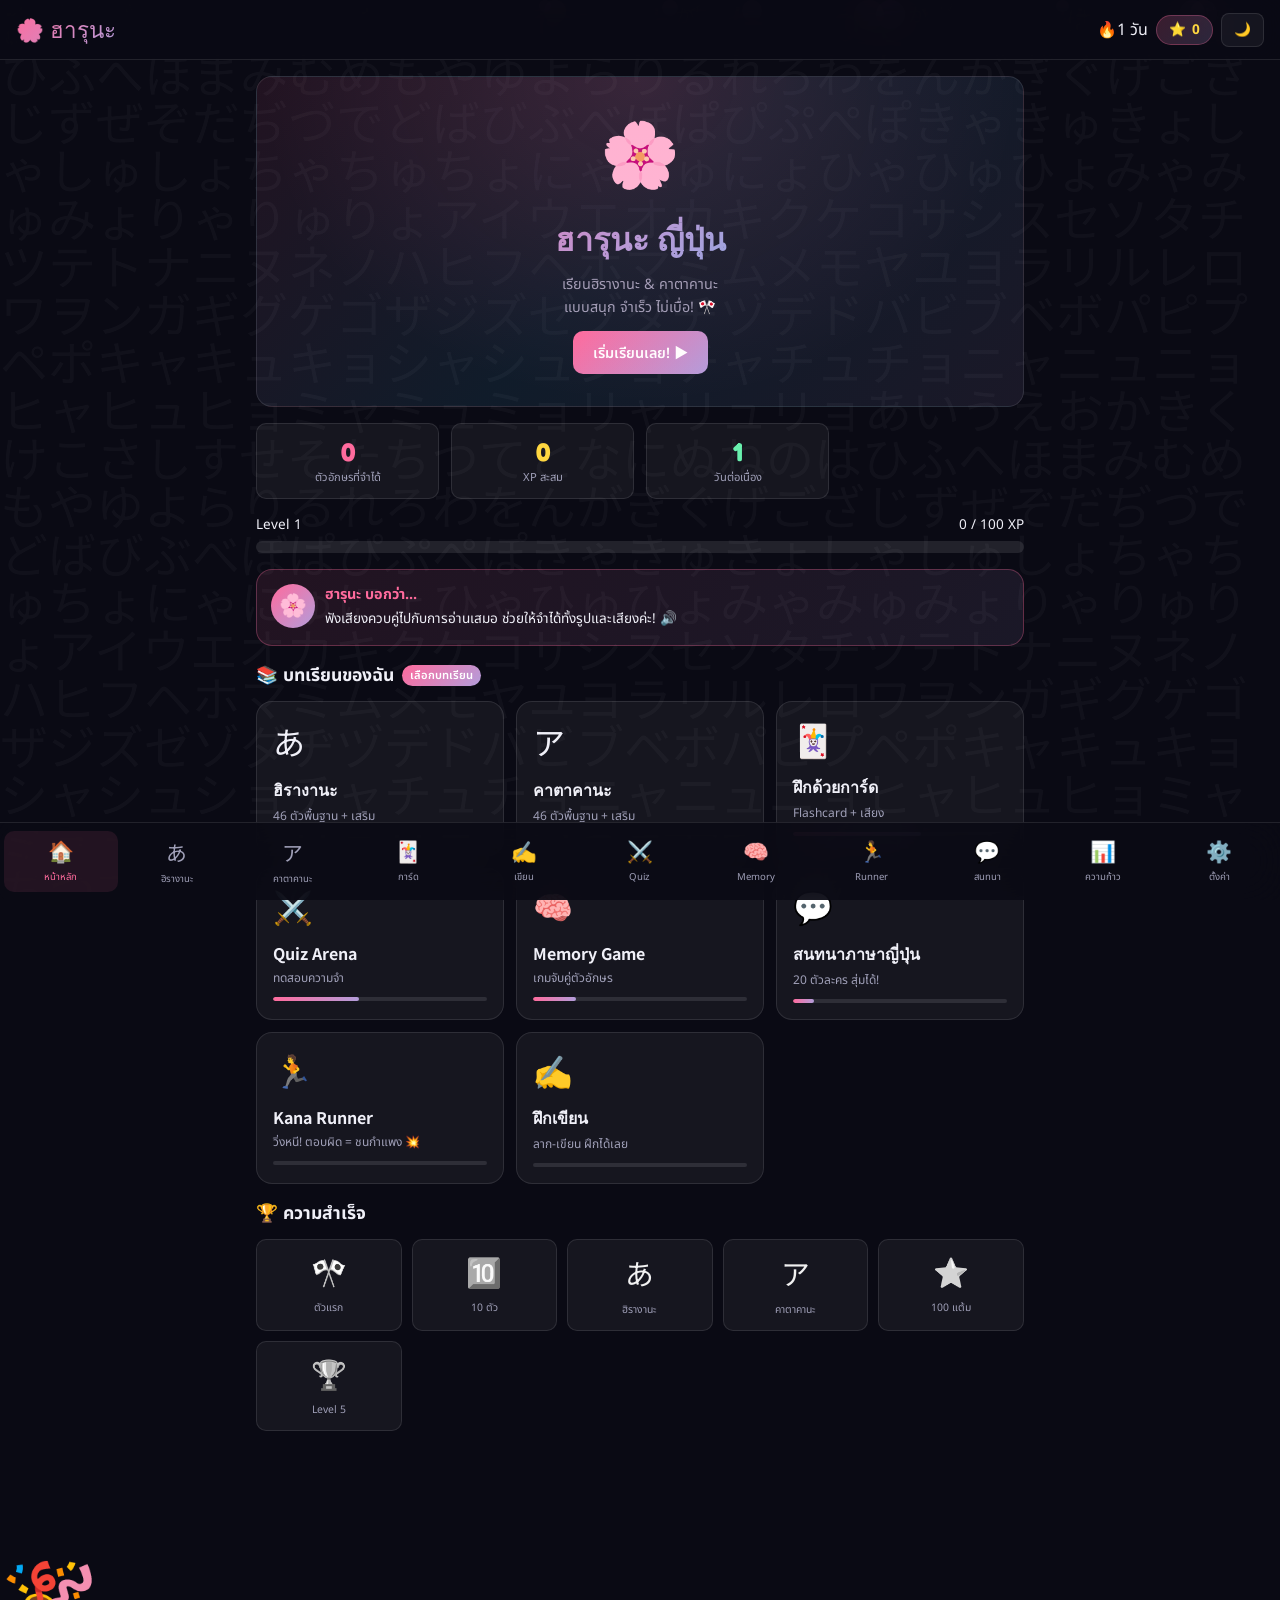
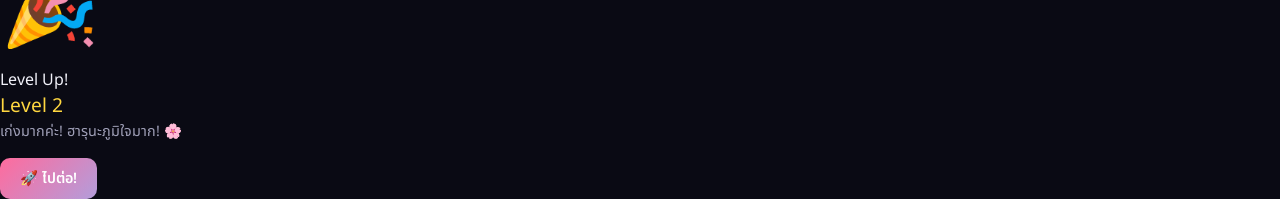
<file: index.html>
<!DOCTYPE html>
<html lang="th">
<head>
<meta charset="UTF-8">
<meta name="viewport" content="width=device-width, initial-scale=1.0">
<title>ฮารุนะ - เรียนฮิรางานะ & คาตาคานะ</title>
<link href="https://fonts.googleapis.com/css2?family=Noto+Sans+JP:wght@300;400;700;900&family=Noto+Sans+Thai:wght@300;400;600;700&family=Fredoka+One&display=swap" rel="stylesheet">
<link rel="stylesheet" href="css/style.css">
</head>
<body>

<div class="jp-bg" id="jpBg"></div>
<div id="particles"></div>

<div id="app">
  <!-- ===== NAV ===== -->
  <nav class="nav">
    <div class="nav-logo" onclick="showPage('home')">🌸 ฮารุนะ</div>
    <div class="nav-actions">
      <div class="streak-badge"><span class="fire">🔥</span><span id="streakCount">0</span> วัน</div>
      <div class="xp-display">⭐ <span id="navXP">0</span></div>
      <button class="nav-btn" onclick="toggleTheme()">🌙</button>
    </div>
  </nav>

  <main class="main">

    <!-- ===== HOME ===== -->
    <div class="page active" id="page-home">
      <div class="hero">
        <div class="mascot">🌸</div>
        <h1>ฮารุนะ ญี่ปุ่น</h1>
        <p>เรียนฮิรางานะ & คาตาคานะ<br>แบบสนุก จำเร็ว ไม่เบื่อ! 🎌</p>
        <div style="margin-top:12px">
          <button class="btn btn-primary" onclick="showPage('hiragana')">เริ่มเรียนเลย! ▶</button>
        </div>
      </div>

      <div class="stats-grid">
        <div class="stat-card">
          <div class="stat-val" style="color:var(--pink)" id="statLearned">0</div>
          <div class="stat-label">ตัวอักษรที่จำได้</div>
        </div>
        <div class="stat-card">
          <div class="stat-val" style="color:var(--yellow)" id="statXP">0</div>
          <div class="stat-label">XP สะสม</div>
        </div>
        <div class="stat-card">
          <div class="stat-val" style="color:var(--green)" id="statStreak">0</div>
          <div class="stat-label">วันต่อเนื่อง</div>
        </div>
      </div>

      <div class="xp-bar-wrap">
        <div class="xp-bar-label">
          <span>Level <span id="userLevel">1</span></span>
          <span id="xpProgress">0 / 100 XP</span>
        </div>
        <div class="xp-bar"><div class="xp-bar-fill" id="xpFill" style="width:0%"></div></div>
      </div>

      <div class="haruna-tip">
        <div class="haruna-avatar">🌸</div>
        <div>
          <div class="haruna-tip-title">ฮารุนะ บอกว่า...</div>
          <div class="haruna-tip-text" id="dailyTip">กำลังโหลดคำแนะนำ...</div>
        </div>
      </div>

      <div class="section-title">📚 บทเรียนของฉัน <span class="badge">เลือกบทเรียน</span></div>
      <div class="lesson-grid">
        <div class="lesson-card" onclick="showPage('hiragana')">
          <div class="lc-icon">あ</div>
          <div class="lc-title">ฮิรางานะ</div>
          <div class="lc-sub">46 ตัวพื้นฐาน + เสริม</div>
          <div class="lc-prog"><div class="lc-prog-fill" id="hiraProgFill" style="width:0%"></div></div>
        </div>
        <div class="lesson-card" onclick="showPage('katakana')">
          <div class="lc-icon">ア</div>
          <div class="lc-title">คาตาคานะ</div>
          <div class="lc-sub">46 ตัวพื้นฐาน + เสริม</div>
          <div class="lc-prog"><div class="lc-prog-fill" id="kataProgFill" style="width:0%"></div></div>
        </div>
        <div class="lesson-card" onclick="showPage('flashcards')">
          <div class="lc-icon">🃏</div>
          <div class="lc-title">ฝึกด้วยการ์ด</div>
          <div class="lc-sub">Flashcard + เสียง</div>
          <div class="lc-prog"><div class="lc-prog-fill" style="width:60%"></div></div>
        </div>
        <div class="lesson-card" onclick="showPage('quiz')">
          <div class="lc-icon">⚔️</div>
          <div class="lc-title">Quiz Arena</div>
          <div class="lc-sub">ทดสอบความจำ</div>
          <div class="lc-prog"><div class="lc-prog-fill" style="width:40%"></div></div>
        </div>
        <div class="lesson-card" onclick="showPage('memory')">
          <div class="lc-icon">🧠</div>
          <div class="lc-title">Memory Game</div>
          <div class="lc-sub">เกมจับคู่ตัวอักษร</div>
          <div class="lc-prog"><div class="lc-prog-fill" style="width:20%"></div></div>
        </div>
        <div class="lesson-card" onclick="showPage('conversation')">
          <div class="lc-icon">💬</div>
          <div class="lc-title">สนทนาภาษาญี่ปุ่น</div>
          <div class="lc-sub">20 ตัวละคร สุ่มได้!</div>
          <div class="lc-prog"><div class="lc-prog-fill" style="width:10%"></div></div>
        </div>
        <div class="lesson-card" onclick="showPage('runner')">
          <div class="lc-icon">🏃</div>
          <div class="lc-title">Kana Runner</div>
          <div class="lc-sub">วิ่งหนี! ตอบผิด = ชนกำแพง 💥</div>
          <div class="lc-prog"><div class="lc-prog-fill" id="runnerProgFill" style="width:0%"></div></div>
        </div>
                <div class="lesson-card" onclick="showPage('writing')">
          <div class="lc-icon">✍️</div>
          <div class="lc-title">ฝึกเขียน</div>
          <div class="lc-sub">ลาก-เขียน ฝึกได้เลย</div>
          <div class="lc-prog"><div class="lc-prog-fill" style="width:0%"></div></div>
        </div>
      </div>

      <div class="section-title">🏆 ความสำเร็จ</div>
      <div class="achievement-grid" id="homeAchievements"></div>
    </div>

    <!-- ===== HIRAGANA ===== -->
    <div class="page" id="page-hiragana">
      <div class="section-title" style="font-size:1.3rem">あ ฮิรางานะ <span class="badge">Japanese Script</span></div>
      <div class="haruna-tip">
        <div class="haruna-avatar">🌸</div>
        <div>
          <div class="haruna-tip-title">ทำไมต้องเรียนฮิรางานะ?</div>
          <div class="haruna-tip-text">ฮิรางานะ เป็นตัวอักษรพื้นฐานของภาษาญี่ปุ่น ใช้เขียนคำไวยากรณ์ คำลงท้าย และคำพื้นเมือง ถ้าจำได้ครบทั้ง 46 ตัว จะอ่านภาษาญี่ปุ่นได้เลยค่ะ! 🌟</div>
        </div>
      </div>
      <div class="type-selector" id="hiraFilter">
        <button class="type-btn active" onclick="filterHira('all',this)">ทั้งหมด</button>
        <button class="type-btn" onclick="filterHira('vowel',this)">สระ</button>
        <button class="type-btn" onclick="filterHira('k',this)">K-แถว</button>
        <button class="type-btn" onclick="filterHira('s',this)">S-แถว</button>
        <button class="type-btn" onclick="filterHira('t',this)">T-แถว</button>
        <button class="type-btn" onclick="filterHira('n',this)">N-แถว</button>
        <button class="type-btn" onclick="filterHira('h',this)">H-แถว</button>
        <button class="type-btn" onclick="filterHira('m',this)">M-แถว</button>
        <button class="type-btn" onclick="filterHira('r',this)">R-แถว</button>
        <button class="type-btn" onclick="filterHira('combo',this)">ผสม</button>
        <button class="type-btn" onclick="filterHira('dakuten',this)">ดาคุเต็น</button>
      </div>
      <div class="kana-grid" id="hiraGrid"></div>
    </div>

    <!-- ===== KATAKANA ===== -->
    <div class="page" id="page-katakana">
      <div class="section-title" style="font-size:1.3rem">ア คาตาคานะ <span class="badge">Foreign Words</span></div>
      <div class="haruna-tip">
        <div class="haruna-avatar">🌸</div>
        <div>
          <div class="haruna-tip-title">คาตาคานะใช้ทำอะไร?</div>
          <div class="haruna-tip-text">คาตาคานะใช้เขียนคำทับศัพท์จากภาษาต่างประเทศ เช่น コーヒー (coffee) ケーキ (cake) นอกจากนี้ยังใช้เน้นคำหรือเขียนชื่อต่างชาติค่ะ! 🌍</div>
        </div>
      </div>
      <div class="type-selector" id="kataFilter">
        <button class="type-btn active" onclick="filterKata('all',this)">ทั้งหมด</button>
        <button class="type-btn" onclick="filterKata('vowel',this)">สระ</button>
        <button class="type-btn" onclick="filterKata('k',this)">K-แถว</button>
        <button class="type-btn" onclick="filterKata('s',this)">S-แถว</button>
        <button class="type-btn" onclick="filterKata('t',this)">T-แถว</button>
        <button class="type-btn" onclick="filterKata('n',this)">N-แถว</button>
        <button class="type-btn" onclick="filterKata('h',this)">H-แถว</button>
        <button class="type-btn" onclick="filterKata('m',this)">M-แถว</button>
        <button class="type-btn" onclick="filterKata('r',this)">R-แถว</button>
        <button class="type-btn" onclick="filterKata('combo',this)">ผสม</button>
        <button class="type-btn" onclick="filterKata('dakuten',this)">ดาคุเต็น</button>
      </div>
      <div class="kana-grid" id="kataGrid"></div>
    </div>

    <!-- ===== FLASHCARDS ===== -->
    <div class="page" id="page-flashcards">
      <div class="section-title">🃏 Flashcard <span class="badge">กดเพื่อพลิก</span></div>
      <div class="type-selector">
        <button class="type-btn active" onclick="setFCType('all',this)">ทั้งหมด</button>
        <button class="type-btn" onclick="setFCType('hiragana',this)">ฮิรางานะ</button>
        <button class="type-btn" onclick="setFCType('katakana',this)">คาตาคานะ</button>
        <button class="type-btn" onclick="setFCType('weak',this)">⚡ ยังยาก</button>
      </div>
      <div class="fc-progress">
        <span id="fcCurrent">0</span>/<span id="fcTotal">0</span>
        <div class="fc-progress-bar"><div class="fc-progress-fill" id="fcProgFill" style="width:0%"></div></div>
        <button class="audio-btn" onclick="speakCurrentFC()">🔊</button>
      </div>
      <div class="flashcard-container">
        <div class="flashcard" id="flashcard" onclick="flipFC()">
          <div class="flashcard-front">
            <div class="fc-char" id="fcChar">あ</div>
            <div class="fc-type" id="fcTypeLabel">ฮิรางานะ</div>
            <div style="margin-top:12px;font-size:0.8rem;color:var(--text2)">👆 แตะเพื่อดูคำตอบ</div>
          </div>
          <div class="flashcard-back">
            <div class="fc-romaji" id="fcRomaji">a</div>
            <div class="fc-thai" id="fcThai">อา</div>
            <div class="fc-hint" id="fcHint">💡 ความจำ: ...</div>
            <div class="fc-example" id="fcExample">📝 ...</div>
          </div>
        </div>
      </div>
      <div class="fc-controls">
        <button class="btn btn-danger" onclick="markFC('hard')">😓 ยังยาก</button>
        <button class="btn btn-outline btn-sm" onclick="nextFC()">ข้าม →</button>
        <button class="btn btn-success" onclick="markFC('easy')">✅ จำได้แล้ว!</button>
      </div>
      <div class="haruna-tip">
        <div class="haruna-avatar">🌸</div>
        <div>
          <div class="haruna-tip-title">เทคนิคการจำแบบฮารุนะ</div>
          <div class="haruna-tip-text">ลองนึกภาพในหัวว่าตัวอักษรนี้เหมือนอะไร แล้วเชื่อมกับเสียงที่อ่าน จะจำได้เร็วกว่าการท่อง 10 เท่าค่ะ! 🧠✨</div>
        </div>
      </div>
    </div>

    <!-- ===== WRITING ===== -->
    <div class="page" id="page-writing">
      <div class="section-title">✍️ ฝึกเขียน <span class="badge">ลาก-เขียน</span></div>
      <div class="haruna-tip">
        <div class="haruna-avatar">🌸</div>
        <div>
          <div class="haruna-tip-title">เคล็ดลับการเขียนญี่ปุ่น</div>
          <div class="haruna-tip-text">การเขียนซ้ำๆ ช่วยให้จำตัวอักษรได้ดีขึ้นมากค่ะ! ลองเขียนอย่างน้อย 10 ครั้งต่อตัว แล้วจะติดมือเอง 💪</div>
        </div>
      </div>
      <div class="type-selector">
        <button class="type-btn active" onclick="setWriteType('hiragana',this)">ฮิรางานะ</button>
        <button class="type-btn" onclick="setWriteType('katakana',this)">คาตาคานะ</button>
      </div>
      <div class="writing-canvas-wrap">
        <div style="display:flex;align-items:center;justify-content:center;gap:16px;margin-bottom:16px">
          <div>
            <div class="writing-char" id="writeChar">あ</div>
            <div style="font-size:1rem;font-weight:700;color:var(--pink)" id="writeRomaji">a</div>
            <div style="font-size:0.8rem;color:var(--text2)" id="writeThai">อา</div>
          </div>
          <div style="font-size:0.8rem;color:var(--text2);max-width:140px;line-height:1.5" id="writeMnemonic">ตำแหน่งลำดับการเขียน</div>
        </div>
        <canvas id="drawCanvas" width="280" height="200"></canvas>
        <div class="writing-controls">
          <button class="btn btn-outline btn-sm" onclick="clearCanvas()">🗑️ ลบ</button>
          <button class="btn btn-primary btn-sm" onclick="nextWriteChar()">ตัวต่อไป →</button>
          <button class="btn btn-success btn-sm" onclick="checkWriting()">✅ ดูตัวอย่าง</button>
        </div>
      </div>
      <div class="section-title">เลือกตัวที่จะฝึก</div>
      <div class="kana-grid" id="writeSelectGrid"></div>
    </div>

    <!-- ===== QUIZ ===== -->
    <div class="page" id="page-quiz">
      <div class="section-title">⚔️ Quiz Arena <span class="badge">สู้เลย!</span></div>
      <div id="quizMenu">
        <div class="haruna-tip">
          <div class="haruna-avatar">🌸</div>
          <div>
            <div class="haruna-tip-title">เลือกประเภท Quiz</div>
            <div class="haruna-tip-text">ทดสอบความจำด้วย Quiz หลายแบบ! ยิ่งทำบ่อย ยิ่งจำดีขึ้นค่ะ 🎯</div>
          </div>
        </div>
        <div class="lesson-grid">
          <div class="lesson-card" onclick="startQuiz('char2romaji')">
            <div class="lc-icon">🔤</div>
            <div class="lc-title">ตัวอักษร → โรมาจิ</div>
            <div class="lc-sub">เห็นตัวอักษรแล้วเลือก romaji</div>
          </div>
          <div class="lesson-card" onclick="startQuiz('romaji2char')">
            <div class="lc-icon">🎯</div>
            <div class="lc-title">โรมาจิ → ตัวอักษร</div>
            <div class="lc-sub">เห็น romaji แล้วเลือกตัวอักษร</div>
          </div>
          <div class="lesson-card" onclick="startQuiz('speed')">
            <div class="lc-icon">⚡</div>
            <div class="lc-title">Speed Challenge</div>
            <div class="lc-sub">แข่งกับเวลา! 30 วินาที</div>
          </div>
          <div class="lesson-card" onclick="startQuiz('mixed')">
            <div class="lc-icon">🌀</div>
            <div class="lc-title">Mixed Quiz</div>
            <div class="lc-sub">ฮิรางานะ + คาตาคานะ ผสมกัน</div>
          </div>
        </div>
        <div class="type-selector" style="margin-top:8px">
          <button class="type-btn active" onclick="setQuizScope('all',this)">ทั้งหมด</button>
          <button class="type-btn" onclick="setQuizScope('hiragana',this)">ฮิรางานะ</button>
          <button class="type-btn" onclick="setQuizScope('katakana',this)">คาตาคานะ</button>
          <button class="type-btn" onclick="setQuizScope('weak',this)">⚡ ตัวที่ยาก</button>
        </div>
      </div>
      <div id="quizGame" style="display:none">
        <div class="quiz-header">
          <div>
            <div class="quiz-score">⭐ <span id="quizScore">0</span></div>
            <div style="font-size:0.75rem;color:var(--text2)">คำถาม <span id="qNum">1</span>/<span id="qTotal">10</span></div>
          </div>
          <div class="quiz-timer" id="quizTimer">30</div>
          <button class="btn btn-outline btn-sm" onclick="endQuiz()">⏹ หยุด</button>
        </div>
        <div class="combo-display">🔥 Combo: <span id="quizCombo">0</span>x</div>
        <div class="quiz-question">
          <div class="quiz-char" id="qChar">あ</div>
          <div class="quiz-prompt" id="qPrompt">เลือก romaji ที่ถูกต้อง</div>
        </div>
        <div class="quiz-options" id="quizOptions"></div>
      </div>
      <div id="quizResult" style="display:none">
        <div class="modal" style="max-width:100%;background:var(--bg2)">
          <div style="font-size:3rem">🏆</div>
          <h2>จบแล้ว!</h2>
          <div style="font-size:2rem;font-weight:700;color:var(--yellow);margin:8px 0" id="resultScore">0</div>
          <p id="resultMsg">ทำได้ดีมาก!</p>
          <div style="display:flex;gap:12px;justify-content:center;margin-top:16px">
            <button class="btn btn-primary" onclick="restartQuiz()">🔄 เล่นอีก</button>
            <button class="btn btn-outline" onclick="showPage('quiz')">🏠 หน้าหลัก</button>
          </div>
        </div>
      </div>
    </div>

    <!-- ===== MEMORY GAME ===== -->
    <div class="page" id="page-memory">
      <div class="section-title">🧠 Memory Game <span class="badge">จับคู่ตัวอักษร</span></div>
      <div id="memoryMenu">
        <div class="haruna-tip">
          <div class="haruna-avatar">🌸</div>
          <div>
            <div class="haruna-tip-title">วิธีเล่น Memory Game</div>
            <div class="haruna-tip-text">จับคู่ตัวอักษรญี่ปุ่นกับ romaji ที่ตรงกัน! จะช่วยให้สมองจดจำทั้งรูปร่างและเสียงพร้อมกันค่ะ 🎮</div>
          </div>
        </div>
        <div class="lesson-grid">
          <div class="lesson-card" onclick="startMemory('easy')">
            <div class="lc-icon">😊</div>
            <div class="lc-title">ง่าย</div>
            <div class="lc-sub">6 คู่ (12 การ์ด)</div>
          </div>
          <div class="lesson-card" onclick="startMemory('medium')">
            <div class="lc-icon">😤</div>
            <div class="lc-title">ปานกลาง</div>
            <div class="lc-sub">10 คู่ (20 การ์ด)</div>
          </div>
          <div class="lesson-card" onclick="startMemory('hard')">
            <div class="lc-icon">😰</div>
            <div class="lc-title">ยาก</div>
            <div class="lc-sub">15 คู่ (30 การ์ด)</div>
          </div>
        </div>
      </div>
      <div id="memoryGame" style="display:none">
        <div style="display:flex;justify-content:space-between;margin-bottom:12px;align-items:center">
          <div style="font-size:0.9rem">คู่ที่จับได้: <span id="memMatches" style="color:var(--green);font-weight:700">0</span>/<span id="memTotal">0</span></div>
          <div style="font-size:0.9rem">การพลิก: <span id="memFlips" style="color:var(--pink);font-weight:700">0</span></div>
          <button class="btn btn-outline btn-sm" onclick="showPage('memory')">⏹ หยุด</button>
        </div>
        <div class="memory-grid" id="memGrid"></div>
      </div>
    </div>

    <!-- ===== SONG MODE ===== -->

    <!-- ===== CONVERSATION ===== -->
    <div class="page" id="page-conversation">
      <div class="section-title">💬 สนทนาภาษาญี่ปุ่น <span class="badge">ตัวละครสุ่ม 20 คน!</span></div>

      <!-- Character Card -->
      <div id="charCard" style="background:var(--card);border:1px solid var(--border);border-radius:var(--radius);padding:16px;margin-bottom:12px;display:flex;gap:12px;align-items:center;position:relative;overflow:hidden;">
        <div id="charAvatar" style="font-size:2rem;width:56px;height:56px;border-radius:50%;flex-shrink:0;background:linear-gradient(135deg,var(--pink),var(--purple));display:flex;align-items:center;justify-content:center;">🌸</div>
        <div style="flex:1;min-width:0">
          <div style="display:flex;align-items:center;gap:8px;flex-wrap:wrap">
            <div id="charName" style="font-size:1rem;font-weight:700">-</div>
            <div id="charTag" style="font-size:0.7rem;padding:2px 8px;border-radius:10px;background:rgba(255,107,157,0.2);color:var(--pink)">-</div>
          </div>
          <div id="charDesc" style="font-size:0.75rem;color:var(--text2);margin-top:3px;line-height:1.5">-</div>
          <div id="charPersonality" style="font-size:0.72rem;color:var(--purple);margin-top:3px">-</div>
        </div>
        <button onclick="rollNewChar()" style="position:absolute;top:10px;right:10px;background:linear-gradient(135deg,var(--pink),var(--purple));border:none;border-radius:8px;padding:6px 10px;color:white;cursor:pointer;font-size:0.75rem;font-family:inherit;font-weight:700;">🎲 สุ่มใหม่</button>
      </div>

      <!-- Scene Selector -->
      <div style="display:flex;gap:8px;margin-bottom:12px;flex-wrap:wrap" id="sceneSelector">
        <button class="type-btn active" onclick="setConvScene('greeting',this)">👋 ทักทาย</button>
        <button class="type-btn" onclick="setConvScene('intro',this)">🙋 แนะนำตัว</button>
        <button class="type-btn" onclick="setConvScene('shopping',this)">🛍️ ช้อปปิ้ง</button>
        <button class="type-btn" onclick="setConvScene('food',this)">🍜 อาหาร</button>
        <button class="type-btn" onclick="setConvScene('direction',this)">🗺️ เดินทาง</button>
        <button class="type-btn" onclick="setConvScene('school',this)">📚 โรงเรียน</button>
        <button class="type-btn" onclick="setConvScene('work',this)">💼 ที่ทำงาน</button>
        <button class="type-btn" onclick="setConvScene('hobby',this)">🎮 งานอดิเรก</button>
        <button class="type-btn" onclick="setConvScene('weather',this)">🌤️ อากาศ</button>
        <button class="type-btn" onclick="setConvScene('transport',this)">🚃 ขนส่ง</button>
      </div>

      <div class="chat-area" id="chatArea"></div>
      <div class="chat-choices" id="chatChoices"></div>

      <div class="haruna-tip" style="margin-top:12px">
        <div class="haruna-avatar">🌸</div>
        <div>
          <div class="haruna-tip-title">💡 ฮารุนะแนะนำ</div>
          <div class="haruna-tip-text" id="convTip">แต่ละตัวละครมีบุคลิกและวิธีพูดต่างกัน ลองกด 🎲 สุ่มตัวละครใหม่แล้วคุยในสถานการณ์เดิม จะได้คำตอบไม่เหมือนกันเลยค่ะ!</div>
        </div>
      </div>
    </div>

    <!-- ===== PROGRESS ===== -->
    <div class="page" id="page-progress">
      <div class="section-title">📊 ความก้าวหน้า <span class="badge">สถิติของฉัน</span></div>
      <div class="card" style="margin-bottom:16px">
        <div style="text-align:center">
          <div class="prog-ring">
            <svg width="80" height="80" viewBox="0 0 80 80">
              <circle cx="40" cy="40" r="32" fill="none" stroke="rgba(255,255,255,0.1)" stroke-width="8"/>
              <circle cx="40" cy="40" r="32" fill="none" stroke="url(#ringGrad)" stroke-width="8"
                stroke-linecap="round" stroke-dasharray="201" id="progCircle" stroke-dashoffset="201"/>
              <defs><linearGradient id="ringGrad" x1="0%" y1="0%" x2="100%" y2="0%">
                <stop offset="0%" stop-color="#ff6b9d"/>
                <stop offset="100%" stop-color="#b39ddb"/>
              </linearGradient></defs>
            </svg>
            <div class="prog-ring-text" id="progPct">0%</div>
          </div>
          <div style="margin-top:8px;font-size:0.85rem;color:var(--text2)">ความก้าวหน้าโดยรวม</div>
        </div>
      </div>
      <div class="stats-grid" style="margin-bottom:16px">
        <div class="stat-card"><div class="stat-val" style="color:var(--pink)" id="progHira">0/46</div><div class="stat-label">ฮิรางานะ</div></div>
        <div class="stat-card"><div class="stat-val" style="color:var(--blue)" id="progKata">0/46</div><div class="stat-label">คาตาคานะ</div></div>
        <div class="stat-card"><div class="stat-val" style="color:var(--orange)" id="progWeak">0</div><div class="stat-label">ตัวยาก</div></div>
      </div>
      <div class="section-title">🏆 ความสำเร็จ</div>
      <div class="achievement-grid" id="allAchievements"></div>
      <div class="section-title" style="margin-top:16px">📅 Daily Missions</div>
      <div id="dailyMissions" style="display:flex;flex-direction:column;gap:8px"></div>
    </div>

    <!-- ===== SETTINGS ===== -->
    <div class="page" id="page-settings">
      <div class="section-title">⚙️ ตั้งค่า</div>
      <div class="card">
        <div class="setting-row">
          <div><div style="font-weight:600">โหมดกลางวัน</div><div style="font-size:0.75rem;color:var(--text2)">เปลี่ยนธีมเป็นสว่าง</div></div>
          <div class="toggle" id="lightToggle" onclick="toggleTheme()"></div>
        </div>
        <div class="setting-row">
          <div><div style="font-weight:600">เสียงพูด</div><div style="font-size:0.75rem;color:var(--text2)">ออกเสียงตัวอักษรอัตโนมัติ</div></div>
          <div class="toggle on" id="audioToggle" onclick="toggleSetting('audio')"></div>
        </div>
        <div class="setting-row">
          <div><div style="font-weight:600">แสดง Romaji</div><div style="font-size:0.75rem;color:var(--text2)">แสดงการอ่านโรมาจิใต้ตัวอักษร</div></div>
          <div class="toggle on" id="romajiToggle" onclick="toggleSetting('romaji')"></div>
        </div>
        <div class="setting-row">
          <div><div style="font-weight:600">เอฟเฟกต์อนิเมชัน</div><div style="font-size:0.75rem;color:var(--text2)">เปิด/ปิด particle effect</div></div>
          <div class="toggle on" id="particleToggle" onclick="toggleSetting('particles')"></div>
        </div>
        <div class="setting-row">
          <div><div style="font-weight:600">Spaced Repetition</div><div style="font-size:0.75rem;color:var(--text2)">ให้ตัวที่ยากออกบ่อยกว่า</div></div>
          <div class="toggle on" id="srToggle" onclick="toggleSetting('sr')"></div>
        </div>
      </div>
      <div style="margin-top:16px">
        <button class="btn btn-danger" onclick="resetProgress()" style="width:100%">⚠️ รีเซ็ตความก้าวหน้าทั้งหมด</button>
      </div>
      <div class="haruna-tip" style="margin-top:16px">
        <div class="haruna-avatar">🌸</div>
        <div>
          <div class="haruna-tip-title">เวอร์ชัน 2.0.0</div>
          <div class="haruna-tip-text">ฮารุนะ Japanese Learning App<br>สร้างด้วย ❤️ สำหรับนักเรียนไทย<br>ฮิรางานะ + คาตาคานะ + 20 ตัวละครสนทนา!</div>
        </div>
      </div>
    </div>

    <!-- ===== KANA RUNNER ===== -->
    <div class="page" id="page-runner">
      <div class="section-title" style="font-size:1.3rem">🏃 Kana Runner <span class="badge">วิ่งหนี!</span></div>
      <div id="runnerMenu">
        <div class="haruna-tip">
          <div class="haruna-avatar">🌸</div>
          <div>
            <div class="haruna-tip-title">วิธีเล่น Kana Runner</div>
            <div class="haruna-tip-text">ตัวอักษรวิ่งเข้ามา — เลือกคำอ่านที่ถูกต้องให้ทัน! ✅ ตอบถูก = กระโดดข้าม 💥 ตอบผิดหรือหมดเวลา = โดนหักเลือด เก็บ High Score ของตัวเองได้ค่ะ!</div>
          </div>
        </div>
        <div class="lesson-grid">
          <div class="lesson-card" onclick="startRunner('hiragana','easy')"><div class="lc-icon">🌱</div><div class="lc-title">ฮิรางานะ ง่าย</div><div class="lc-sub">ช้า • สระ+K+S</div></div>
          <div class="lesson-card" onclick="startRunner('hiragana','hard')"><div class="lc-icon">🔥</div><div class="lc-title">ฮิรางานะ ยาก</div><div class="lc-sub">เร็ว • ทุกแถว</div></div>
          <div class="lesson-card" onclick="startRunner('katakana','easy')"><div class="lc-icon">❄️</div><div class="lc-title">คาตาคานะ ง่าย</div><div class="lc-sub">ช้า • สระ+K+S</div></div>
          <div class="lesson-card" onclick="startRunner('katakana','hard')"><div class="lc-icon">⚡</div><div class="lc-title">คาตาคานะ ยาก</div><div class="lc-sub">เร็ว • ทุกแถว</div></div>
          <div class="lesson-card" onclick="startRunner('mixed','hard')"><div class="lc-icon">🌀</div><div class="lc-title">Mixed สุดยาก</div><div class="lc-sub">ฮิระ+คาตา ปนกัน!</div></div>
        </div>
        <div class="section-title">🏆 High Score ของฉัน</div>
        <div id="runnerLeaderboard" style="display:flex;flex-direction:column;gap:8px"></div>
      </div>
      <div id="runnerGame" style="display:none">
        <div class="runner-hud">
          <div class="runner-stat"><span id="runScore">0</span><small>แต้ม</small></div>
          <div class="runner-stat"><span id="runCombo">0x</span><small>combo</small></div>
          <div class="runner-stat"><span id="runHp">❤️❤️❤️</span><small>HP</small></div>
          <div class="runner-stat"><span id="runBest">0</span><small>best</small></div>
        </div>
        <div class="runner-canvas-wrap">
          <canvas id="runnerCanvas"></canvas>
          <div class="runner-overlay" id="runnerOverlay" style="display:none">
            <div id="runnerOverlayContent"></div>
          </div>
        </div>
        <div class="runner-options" id="runnerOptions"></div>
        <button class="btn btn-outline btn-sm" onclick="stopRunner()" style="margin-top:10px;width:100%">⏹ หยุดเกม</button>
      </div>
    </div>

  </main>

  <!-- ===== TAB BAR ===== -->
  <nav class="tab-bar">
    <button class="tab-btn active" data-page="home"         onclick="showPage('home')">        <span class="icon">🏠</span>หน้าหลัก</button>
    <button class="tab-btn"        data-page="hiragana"     onclick="showPage('hiragana')">    <span class="icon">あ</span>ฮิรางานะ</button>
    <button class="tab-btn"        data-page="katakana"     onclick="showPage('katakana')">    <span class="icon">ア</span>คาตาคานะ</button>
    <button class="tab-btn"        data-page="flashcards"   onclick="showPage('flashcards')">  <span class="icon">🃏</span>การ์ด</button>
    <button class="tab-btn"        data-page="writing"      onclick="showPage('writing')">     <span class="icon">✍️</span>เขียน</button>
    <button class="tab-btn"        data-page="quiz"         onclick="showPage('quiz')">        <span class="icon">⚔️</span>Quiz</button>
    <button class="tab-btn"        data-page="memory"       onclick="showPage('memory')">      <span class="icon">🧠</span>Memory</button>
    <button class="tab-btn"        data-page="runner"       onclick="showPage('runner')">      <span class="icon">🏃</span>Runner</button>
    <button class="tab-btn"        data-page="conversation" onclick="showPage('conversation')"><span class="icon">💬</span>สนทนา</button>
    <button class="tab-btn"        data-page="progress"     onclick="showPage('progress')">    <span class="icon">📊</span>ความก้าว</button>
    <button class="tab-btn"        data-page="settings"     onclick="showPage('settings')">    <span class="icon">⚙️</span>ตั้งค่า</button>
  </nav>
</div>

<!-- ===== MODALS ===== -->
<div class="modal-overlay" id="kanaModal">
  <div class="modal">
    <div style="font-size:4rem;font-family:'Noto Sans JP',sans-serif" id="modalChar">あ</div>
    <h2 id="modalRomaji" style="color:var(--pink)">a</h2>
    <p id="modalThai">อา</p>
    <div style="background:rgba(255,107,157,0.1);border-radius:var(--radius-sm);padding:12px;margin:8px 0;font-size:0.85rem;line-height:1.6" id="modalMnemonic"></div>
    <div style="font-size:0.85rem;color:var(--blue);margin-bottom:12px" id="modalExample"></div>
    <div style="display:flex;gap:8px;justify-content:center;flex-wrap:wrap">
      <button class="btn btn-outline btn-sm" onclick="speakModal()">🔊 ฟังเสียง</button>
      <button class="btn btn-primary btn-sm" onclick="goWriteChar()">✍️ ฝึกเขียน</button>
      <button class="btn btn-success btn-sm" onclick="markModalLearned()">✅ จำได้</button>
      <button class="btn btn-outline btn-sm" onclick="closeModal()">✕ ปิด</button>
    </div>
  </div>
</div>

<div class="levelup-overlay" id="levelupOverlay">
  <div style="font-size:5rem">🎉</div>
  <div class="levelup-text">Level Up!</div>
  <div style="font-size:1.2rem;color:var(--yellow)">Level <span id="newLevel">2</span></div>
  <div style="color:var(--text2);font-size:0.9rem">เก่งมากค่ะ! ฮารุนะภูมิใจมาก! 🌸</div>
  <button class="btn btn-primary" onclick="closeLevelup()" style="margin-top:16px">🚀 ไปต่อ!</button>
</div>

<!-- ===== SCRIPTS (data first, then app logic) ===== -->
<script src="js/data.js"></script>
<script src="js/app.js"></script>

</body>
</html>
</file>
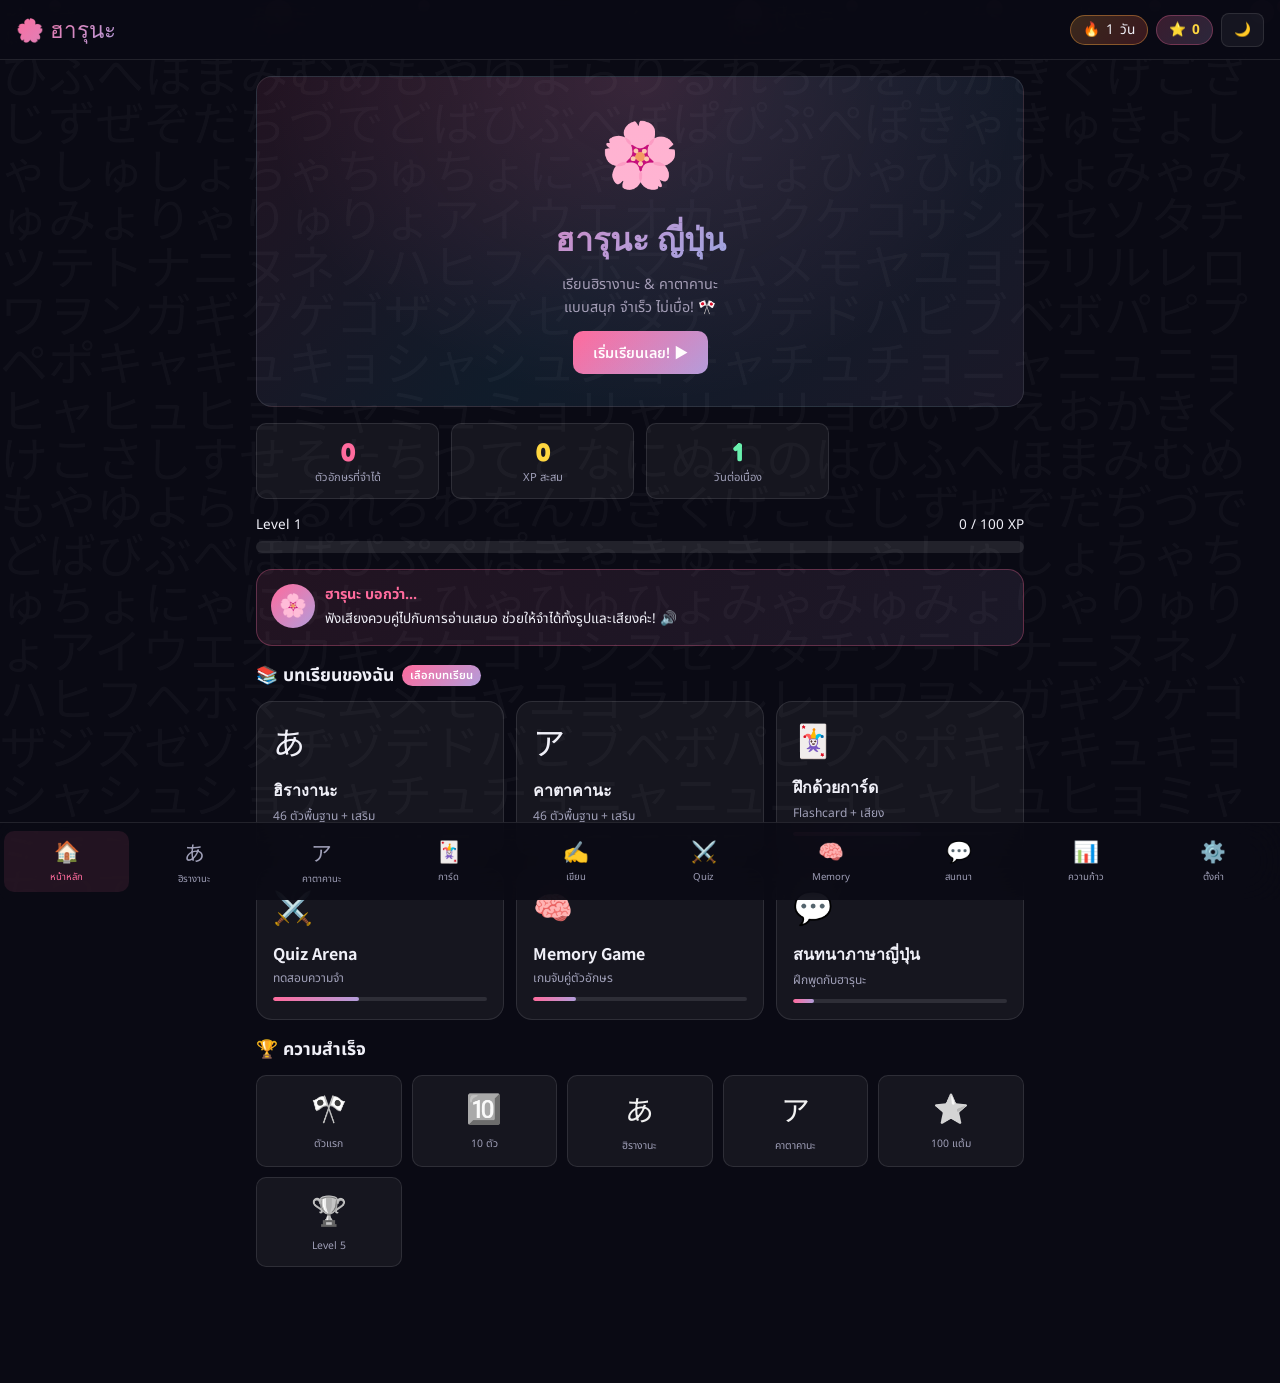
<file: index_ol.html>
<!DOCTYPE html>
<html lang="th">

<head>
    <meta charset="UTF-8">
    <meta name="viewport" content="width=device-width, initial-scale=1.0">
    <title>ฮารุนะ - เรียนฮิรางานะ & คาตาคานะ</title>
    <link
        href="https://fonts.googleapis.com/css2?family=Noto+Sans+JP:wght@300;400;700;900&family=Noto+Sans+Thai:wght@300;400;600;700&family=Fredoka+One&display=swap"
        rel="stylesheet">
    <style>
        :root {
            --bg: #0a0a14;
            --bg2: #12121f;
            --bg3: #1a1a2e;
            --card: rgba(255, 255, 255, 0.05);
            --card-hover: rgba(255, 255, 255, 0.09);
            --border: rgba(255, 255, 255, 0.1);
            --pink: #ff6b9d;
            --pink2: #ff4d8d;
            --blue: #4fc3f7;
            --purple: #b39ddb;
            --green: #69f0ae;
            --yellow: #ffd740;
            --orange: #ffab40;
            --red: #ff5252;
            --text: #f0f0f8;
            --text2: #a0a0b8;
            --text3: #6060808;
            --glow-pink: 0 0 20px rgba(255, 107, 157, 0.5);
            --glow-blue: 0 0 20px rgba(79, 195, 247, 0.5);
            --glow-green: 0 0 20px rgba(105, 240, 174, 0.5);
            --radius: 16px;
            --radius-sm: 10px;
            --transition: all 0.3s cubic-bezier(0.4, 0, 0.2, 1);
        }

        .light-mode {
            --bg: #f0f4ff;
            --bg2: #e8eeff;
            --bg3: #dde4ff;
            --card: rgba(255, 255, 255, 0.8);
            --card-hover: rgba(255, 255, 255, 0.95);
            --border: rgba(100, 100, 180, 0.2);
            --text: #1a1a3e;
            --text2: #4a4a7a;
        }

        *,
        *::before,
        *::after {
            box-sizing: border-box;
            margin: 0;
            padding: 0
        }

        html {
            scroll-behavior: smooth
        }

        body {
            font-family: 'Noto Sans Thai', 'Noto Sans JP', sans-serif;
            background: var(--bg);
            color: var(--text);
            min-height: 100vh;
            overflow-x: hidden;
            transition: var(--transition);
        }

        /* ===== PARTICLES ===== */
        #particles {
            position: fixed;
            top: 0;
            left: 0;
            width: 100%;
            height: 100%;
            pointer-events: none;
            z-index: 0;
            overflow: hidden
        }

        .particle {
            position: absolute;
            border-radius: 50%;
            animation: floatUp linear infinite;
            opacity: 0
        }

        @keyframes floatUp {
            0% {
                transform: translateY(100vh) rotate(0deg);
                opacity: 0
            }

            10% {
                opacity: 0.6
            }

            90% {
                opacity: 0.3
            }

            100% {
                transform: translateY(-20vh) rotate(720deg);
                opacity: 0
            }
        }

        /* ===== LAYOUT ===== */
        #app {
            position: relative;
            z-index: 1;
            min-height: 100vh
        }

        .nav {
            position: fixed;
            top: 0;
            left: 0;
            right: 0;
            z-index: 100;
            background: rgba(10, 10, 20, 0.85);
            backdrop-filter: blur(20px);
            border-bottom: 1px solid var(--border);
            padding: 0 16px;
            height: 60px;
            display: flex;
            align-items: center;
            justify-content: space-between;
        }

        .light-mode .nav {
            background: rgba(240, 244, 255, 0.9)
        }

        .nav-logo {
            font-family: 'Fredoka One', cursive;
            font-size: 1.4rem;
            background: linear-gradient(135deg, var(--pink), var(--purple));
            -webkit-background-clip: text;
            -webkit-text-fill-color: transparent;
            background-clip: text;
            cursor: pointer;
        }

        .nav-actions {
            display: flex;
            gap: 8px;
            align-items: center
        }

        .nav-btn {
            background: var(--card);
            border: 1px solid var(--border);
            color: var(--text);
            border-radius: 8px;
            padding: 6px 12px;
            cursor: pointer;
            font-size: 0.85rem;
            transition: var(--transition);
            font-family: inherit;
        }

        .nav-btn:hover {
            background: var(--card-hover);
            box-shadow: var(--glow-pink)
        }

        .xp-display {
            display: flex;
            align-items: center;
            gap: 6px;
            background: linear-gradient(135deg, rgba(255, 107, 157, 0.2), rgba(179, 157, 219, 0.2));
            border: 1px solid rgba(255, 107, 157, 0.3);
            border-radius: 20px;
            padding: 4px 12px;
            font-size: 0.85rem;
        }

        .xp-display span {
            color: var(--yellow);
            font-weight: 700
        }

        .main {
            padding-top: 60px;
            min-height: 100vh
        }

        /* ===== TABS ===== */
        .tab-bar {
            position: fixed;
            bottom: 0;
            left: 0;
            right: 0;
            z-index: 100;
            background: rgba(10, 10, 20, 0.9);
            backdrop-filter: blur(20px);
            border-top: 1px solid var(--border);
            display: flex;
            padding: 8px 4px;
            gap: 2px;
            overflow-x: auto;
            scrollbar-width: none;
        }

        .light-mode .tab-bar {
            background: rgba(240, 244, 255, 0.95)
        }

        .tab-bar::-webkit-scrollbar {
            display: none
        }

        .tab-btn {
            flex: 1;
            min-width: 60px;
            display: flex;
            flex-direction: column;
            align-items: center;
            gap: 2px;
            padding: 6px 4px;
            border: none;
            background: none;
            color: var(--text2);
            cursor: pointer;
            border-radius: 10px;
            transition: var(--transition);
            font-family: inherit;
            font-size: 0.6rem;
        }

        .tab-btn.active {
            color: var(--pink);
            background: rgba(255, 107, 157, 0.1)
        }

        .tab-btn .icon {
            font-size: 1.3rem
        }

        .tab-btn:hover {
            color: var(--text);
            background: var(--card)
        }

        /* ===== PAGE CONTENT ===== */
        .page {
            display: none;
            padding: 16px 16px 100px;
            max-width: 800px;
            margin: 0 auto;
            animation: fadeIn 0.4s ease
        }

        .page.active {
            display: block
        }

        @keyframes fadeIn {
            from {
                opacity: 0;
                transform: translateY(10px)
            }

            to {
                opacity: 1;
                transform: translateY(0)
            }
        }

        /* ===== CARDS ===== */
        .card {
            background: var(--card);
            border: 1px solid var(--border);
            border-radius: var(--radius);
            padding: 16px;
            transition: var(--transition);
        }

        .card:hover {
            background: var(--card-hover)
        }

        .card-title {
            font-size: 1rem;
            font-weight: 700;
            margin-bottom: 8px;
            color: var(--text)
        }

        /* ===== HOME DASHBOARD ===== */
        .hero {
            text-align: center;
            padding: 32px 16px;
            background: linear-gradient(135deg, rgba(255, 107, 157, 0.1), rgba(79, 195, 247, 0.1), rgba(179, 157, 219, 0.1));
            border-radius: var(--radius);
            margin-bottom: 16px;
            border: 1px solid var(--border);
            position: relative;
            overflow: hidden;
        }

        .hero::before {
            content: '';
            position: absolute;
            inset: 0;
            background: radial-gradient(ellipse at 50% 0%, rgba(255, 107, 157, 0.15), transparent 70%);
        }

        .mascot {
            font-size: 4rem;
            animation: bounce 2s ease infinite;
            display: inline-block
        }

        @keyframes bounce {

            0%,
            100% {
                transform: translateY(0) rotate(-5deg)
            }

            50% {
                transform: translateY(-10px) rotate(5deg)
            }
        }

        .hero h1 {
            font-family: 'Fredoka One', cursive;
            font-size: 2rem;
            margin: 8px 0;
            background: linear-gradient(135deg, var(--pink), var(--purple), var(--blue));
            -webkit-background-clip: text;
            -webkit-text-fill-color: transparent;
            background-clip: text;
        }

        .hero p {
            color: var(--text2);
            font-size: 0.9rem;
            line-height: 1.6
        }

        .stats-grid {
            display: grid;
            grid-template-columns: repeat(3, 1fr);
            gap: 12px;
            margin-bottom: 16px
        }

        .stat-card {
            background: var(--card);
            border: 1px solid var(--border);
            border-radius: var(--radius-sm);
            padding: 12px;
            text-align: center;
        }

        .stat-val {
            font-size: 1.6rem;
            font-weight: 700;
            font-family: 'Fredoka One', cursive
        }

        .stat-label {
            font-size: 0.7rem;
            color: var(--text2);
            margin-top: 2px
        }

        .lesson-grid {
            display: grid;
            grid-template-columns: repeat(2, 1fr);
            gap: 12px;
            margin-bottom: 16px
        }

        .lesson-card {
            background: var(--card);
            border: 1px solid var(--border);
            border-radius: var(--radius);
            padding: 16px;
            cursor: pointer;
            transition: var(--transition);
            position: relative;
            overflow: hidden;
        }

        .lesson-card::before {
            content: '';
            position: absolute;
            inset: 0;
            opacity: 0;
            background: linear-gradient(135deg, var(--pink), var(--purple));
            transition: var(--transition);
        }

        .lesson-card:hover::before {
            opacity: 0.1
        }

        .lesson-card:hover {
            transform: translateY(-3px);
            box-shadow: 0 8px 30px rgba(255, 107, 157, 0.2)
        }

        .lesson-card .lc-icon {
            font-size: 2rem;
            margin-bottom: 8px
        }

        .lesson-card .lc-title {
            font-size: 1rem;
            font-weight: 700;
            font-family: 'Noto Sans JP', sans-serif
        }

        .lesson-card .lc-sub {
            font-size: 0.75rem;
            color: var(--text2);
            margin-top: 4px
        }

        .lesson-card .lc-prog {
            height: 4px;
            background: rgba(255, 255, 255, 0.1);
            border-radius: 2px;
            margin-top: 10px;
            overflow: hidden;
        }

        .lesson-card .lc-prog-fill {
            height: 100%;
            border-radius: 2px;
            background: linear-gradient(90deg, var(--pink), var(--purple));
            transition: width 1s ease
        }

        .locked {
            opacity: 0.5;
            cursor: not-allowed
        }

        .locked::after {
            content: '🔒';
            position: absolute;
            top: 8px;
            right: 8px;
            font-size: 1rem
        }

        /* ===== LESSON GRID ===== */
        .kana-grid {
            display: grid;
            grid-template-columns: repeat(5, 1fr);
            gap: 8px;
            margin-bottom: 16px
        }

        @media(max-width:400px) {
            .kana-grid {
                grid-template-columns: repeat(4, 1fr)
            }
        }

        .kana-cell {
            background: var(--card);
            border: 1px solid var(--border);
            border-radius: var(--radius-sm);
            padding: 8px 4px;
            text-align: center;
            cursor: pointer;
            transition: var(--transition);
            position: relative;
        }

        .kana-cell:hover {
            background: var(--card-hover);
            transform: scale(1.05);
            box-shadow: var(--glow-pink)
        }

        .kana-cell.learned {
            border-color: var(--green);
            background: rgba(105, 240, 174, 0.1)
        }

        .kana-cell.hard {
            border-color: var(--red);
            background: rgba(255, 82, 82, 0.1)
        }

        .kana-cell .kc {
            font-size: 1.4rem;
            font-family: 'Noto Sans JP', sans-serif;
            display: block
        }

        .kana-cell .kr {
            font-size: 0.65rem;
            color: var(--text2);
            display: block
        }

        .section-title {
            font-size: 1.1rem;
            font-weight: 700;
            margin: 16px 0 12px;
            display: flex;
            align-items: center;
            gap: 8px;
        }

        .section-title .badge {
            font-size: 0.7rem;
            padding: 2px 8px;
            border-radius: 20px;
            background: linear-gradient(135deg, var(--pink), var(--purple));
            font-weight: 600;
            color: white;
        }

        /* ===== FLASHCARD SYSTEM ===== */
        .flashcard-container {
            perspective: 1000px;
            margin-bottom: 16px
        }

        .flashcard {
            width: 100%;
            max-width: 340px;
            height: 220px;
            margin: 0 auto;
            position: relative;
            transform-style: preserve-3d;
            transition: transform 0.6s cubic-bezier(0.4, 0, 0.2, 1);
            cursor: pointer;
        }

        .flashcard.flipped {
            transform: rotateY(180deg)
        }

        .flashcard-front,
        .flashcard-back {
            position: absolute;
            inset: 0;
            backface-visibility: hidden;
            border-radius: var(--radius);
            padding: 24px;
            display: flex;
            flex-direction: column;
            align-items: center;
            justify-content: center;
            border: 1px solid var(--border);
        }

        .flashcard-front {
            background: linear-gradient(135deg, rgba(255, 107, 157, 0.15), rgba(179, 157, 219, 0.15));
        }

        .flashcard-back {
            transform: rotateY(180deg);
            background: linear-gradient(135deg, rgba(79, 195, 247, 0.15), rgba(105, 240, 174, 0.15));
        }

        .fc-char {
            font-size: 5rem;
            font-family: 'Noto Sans JP', sans-serif;
            line-height: 1
        }

        .fc-type {
            font-size: 0.75rem;
            color: var(--text2);
            margin-top: 8px
        }

        .fc-romaji {
            font-size: 1.8rem;
            font-weight: 700;
            color: var(--pink);
            font-family: 'Fredoka One', cursive
        }

        .fc-thai {
            font-size: 1rem;
            color: var(--text2);
            margin: 4px 0
        }

        .fc-hint {
            font-size: 0.8rem;
            color: var(--text2);
            text-align: center;
            margin-top: 8px;
            line-height: 1.5
        }

        .fc-example {
            font-size: 0.85rem;
            color: var(--blue);
            margin-top: 6px
        }

        .fc-controls {
            display: flex;
            gap: 12px;
            justify-content: center;
            margin-bottom: 16px
        }

        .btn {
            border: none;
            border-radius: var(--radius-sm);
            padding: 10px 20px;
            cursor: pointer;
            font-family: inherit;
            font-size: 0.9rem;
            font-weight: 600;
            transition: var(--transition);
        }

        .btn-primary {
            background: linear-gradient(135deg, var(--pink), var(--purple));
            color: white
        }

        .btn-primary:hover {
            box-shadow: var(--glow-pink);
            transform: translateY(-2px)
        }

        .btn-success {
            background: linear-gradient(135deg, var(--green), #00bcd4);
            color: #111
        }

        .btn-success:hover {
            box-shadow: var(--glow-green);
            transform: translateY(-2px)
        }

        .btn-danger {
            background: linear-gradient(135deg, var(--red), var(--orange));
            color: white
        }

        .btn-danger:hover {
            transform: translateY(-2px)
        }

        .btn-outline {
            background: transparent;
            border: 1px solid var(--border);
            color: var(--text)
        }

        .btn-outline:hover {
            background: var(--card-hover)
        }

        .btn-sm {
            padding: 6px 14px;
            font-size: 0.8rem
        }

        .fc-progress {
            display: flex;
            align-items: center;
            justify-content: space-between;
            margin-bottom: 16px;
            font-size: 0.85rem;
            color: var(--text2);
        }

        .fc-progress-bar {
            height: 6px;
            background: rgba(255, 255, 255, 0.1);
            border-radius: 3px;
            flex: 1;
            margin: 0 12px;
            overflow: hidden
        }

        .fc-progress-fill {
            height: 100%;
            background: linear-gradient(90deg, var(--pink), var(--purple));
            border-radius: 3px;
            transition: width 0.5s ease
        }

        .audio-btn {
            width: 44px;
            height: 44px;
            border-radius: 50%;
            border: none;
            cursor: pointer;
            background: linear-gradient(135deg, var(--blue), var(--purple));
            font-size: 1.2rem;
            display: inline-flex;
            align-items: center;
            justify-content: center;
            transition: var(--transition);
        }

        .audio-btn:hover {
            box-shadow: var(--glow-blue);
            transform: scale(1.1)
        }

        /* ===== QUIZ ===== */
        .quiz-header {
            display: flex;
            align-items: center;
            justify-content: space-between;
            margin-bottom: 16px
        }

        .quiz-score {
            font-size: 1.2rem;
            font-weight: 700;
            color: var(--yellow);
            font-family: 'Fredoka One', cursive
        }

        .quiz-timer {
            width: 50px;
            height: 50px;
            border-radius: 50%;
            border: 3px solid var(--pink);
            display: flex;
            align-items: center;
            justify-content: center;
            font-size: 1.1rem;
            font-weight: 700;
            color: var(--pink);
            font-family: 'Fredoka One', cursive;
            position: relative;
        }

        .quiz-question {
            text-align: center;
            margin-bottom: 20px;
            background: var(--card);
            border: 1px solid var(--border);
            border-radius: var(--radius);
            padding: 32px 16px;
        }

        .quiz-char {
            font-size: 5rem;
            font-family: 'Noto Sans JP', sans-serif;
            margin-bottom: 8px
        }

        .quiz-prompt {
            font-size: 0.9rem;
            color: var(--text2)
        }

        .quiz-options {
            display: grid;
            grid-template-columns: repeat(2, 1fr);
            gap: 12px;
            margin-bottom: 16px
        }

        .quiz-opt {
            background: var(--card);
            border: 2px solid var(--border);
            border-radius: var(--radius-sm);
            padding: 14px;
            text-align: center;
            cursor: pointer;
            transition: var(--transition);
            font-size: 0.95rem;
            font-weight: 600;
        }

        .quiz-opt:hover {
            background: var(--card-hover);
            border-color: var(--pink)
        }

        .quiz-opt.correct {
            border-color: var(--green);
            background: rgba(105, 240, 174, 0.15);
            color: var(--green)
        }

        .quiz-opt.wrong {
            border-color: var(--red);
            background: rgba(255, 82, 82, 0.15);
            color: var(--red)
        }

        .quiz-opt.disabled {
            pointer-events: none
        }

        .combo-display {
            text-align: center;
            margin-bottom: 12px;
            font-family: 'Fredoka One', cursive;
            font-size: 1rem;
            color: var(--orange);
        }

        /* ===== WRITING PRACTICE ===== */
        .writing-canvas-wrap {
            background: var(--card);
            border: 1px solid var(--border);
            border-radius: var(--radius);
            padding: 16px;
            margin-bottom: 16px;
            text-align: center;
        }

        .writing-char {
            font-size: 3rem;
            font-family: 'Noto Sans JP', sans-serif;
            margin-bottom: 12px;
            color: var(--text2)
        }

        canvas#drawCanvas {
            background: rgba(255, 255, 255, 0.05);
            border-radius: var(--radius-sm);
            border: 2px solid var(--border);
            cursor: crosshair;
            touch-action: none;
            display: block;
            margin: 0 auto;
        }

        .stroke-guide {
            position: relative;
            display: inline-block;
            margin-bottom: 8px
        }

        .writing-controls {
            display: flex;
            gap: 8px;
            justify-content: center;
            margin-top: 12px
        }

        /* ===== MEMORY GAME ===== */
        .memory-grid {
            display: grid;
            grid-template-columns: repeat(4, 1fr);
            gap: 8px;
            margin-bottom: 16px
        }

        @media(max-width:360px) {
            .memory-grid {
                grid-template-columns: repeat(3, 1fr)
            }
        }

        .memory-card {
            aspect-ratio: 1;
            background: var(--card);
            border: 1px solid var(--border);
            border-radius: var(--radius-sm);
            cursor: pointer;
            transition: var(--transition);
            display: flex;
            align-items: center;
            justify-content: center;
            font-size: 1.4rem;
            font-family: 'Noto Sans JP', sans-serif;
            transform-style: preserve-3d;
            position: relative;
        }

        .memory-card.revealed,
        .memory-card.matched {
            transform: rotateY(180deg)
        }

        .memory-card-inner {
            position: absolute;
            inset: 0;
            backface-visibility: hidden;
            display: flex;
            align-items: center;
            justify-content: center;
            border-radius: var(--radius-sm);
            font-size: 1.1rem;
        }

        .memory-card-front {
            background: linear-gradient(135deg, rgba(255, 107, 157, 0.3), rgba(179, 157, 219, 0.3));
            color: transparent;
            user-select: none;
        }

        .memory-card-front::after {
            content: '❓';
            font-size: 1.5rem
        }

        .memory-card-back {
            transform: rotateY(180deg);
            background: linear-gradient(135deg, rgba(79, 195, 247, 0.2), rgba(105, 240, 174, 0.2));
        }

        .memory-card.matched .memory-card-back {
            background: linear-gradient(135deg, rgba(105, 240, 174, 0.3), rgba(0, 188, 212, 0.3));
            border: 2px solid var(--green)
        }

        /* ===== PROGRESS ===== */
        .xp-bar-wrap {
            margin-bottom: 16px
        }

        .xp-bar-label {
            display: flex;
            justify-content: space-between;
            margin-bottom: 6px;
            font-size: 0.85rem
        }

        .xp-bar {
            height: 12px;
            background: rgba(255, 255, 255, 0.1);
            border-radius: 6px;
            overflow: hidden
        }

        .xp-bar-fill {
            height: 100%;
            background: linear-gradient(90deg, var(--pink), var(--purple));
            border-radius: 6px;
            transition: width 1s ease
        }

        .achievement-grid {
            display: grid;
            grid-template-columns: repeat(3, 1fr);
            gap: 10px;
            margin-bottom: 16px
        }

        .achievement {
            background: var(--card);
            border: 1px solid var(--border);
            border-radius: var(--radius-sm);
            padding: 12px;
            text-align: center;
            transition: var(--transition);
        }

        .achievement.unlocked {
            border-color: var(--yellow);
            background: rgba(255, 215, 64, 0.1)
        }

        .achievement .ach-icon {
            font-size: 1.8rem;
            display: block;
            margin-bottom: 4px;
            filter: grayscale(1)
        }

        .achievement.unlocked .ach-icon {
            filter: none
        }

        .achievement .ach-name {
            font-size: 0.65rem;
            color: var(--text2)
        }

        /* ===== CHAT / CONVERSATION ===== */
        .chat-area {
            background: var(--card);
            border: 1px solid var(--border);
            border-radius: var(--radius);
            padding: 16px;
            margin-bottom: 12px;
            height: 300px;
            overflow-y: auto;
            display: flex;
            flex-direction: column;
            gap: 10px;
        }

        .chat-msg {
            max-width: 80%;
            display: flex;
            gap: 8px;
            align-items: flex-start
        }

        .chat-msg.bot {
            align-self: flex-start
        }

        .chat-msg.user {
            align-self: flex-end;
            flex-direction: row-reverse
        }

        .chat-avatar {
            width: 32px;
            height: 32px;
            border-radius: 50%;
            background: linear-gradient(135deg, var(--pink), var(--purple));
            display: flex;
            align-items: center;
            justify-content: center;
            font-size: 0.9rem;
            flex-shrink: 0
        }

        .chat-bubble {
            background: rgba(255, 255, 255, 0.08);
            border-radius: 12px;
            padding: 8px 12px;
            font-size: 0.88rem;
            line-height: 1.5;
            border: 1px solid var(--border);
        }

        .chat-msg.user .chat-bubble {
            background: rgba(255, 107, 157, 0.15);
            border-color: rgba(255, 107, 157, 0.3)
        }

        .chat-choices {
            display: flex;
            flex-wrap: wrap;
            gap: 8px;
            margin-bottom: 12px
        }

        .choice-btn {
            background: var(--card);
            border: 1px solid var(--border);
            border-radius: 20px;
            padding: 8px 16px;
            cursor: pointer;
            font-family: inherit;
            font-size: 0.85rem;
            color: var(--text);
            transition: var(--transition);
        }

        .choice-btn:hover {
            background: rgba(255, 107, 157, 0.2);
            border-color: var(--pink)
        }

        /* ===== MODAL ===== */
        .modal-overlay {
            position: fixed;
            inset: 0;
            z-index: 200;
            background: rgba(0, 0, 0, 0.7);
            backdrop-filter: blur(10px);
            display: none;
            align-items: center;
            justify-content: center;
            padding: 16px;
        }

        .modal-overlay.active {
            display: flex
        }

        .modal {
            background: var(--bg2);
            border: 1px solid var(--border);
            border-radius: var(--radius);
            padding: 24px;
            max-width: 380px;
            width: 100%;
            animation: modalIn 0.4s cubic-bezier(0.4, 0, 0.2, 1);
            text-align: center;
        }

        @keyframes modalIn {
            from {
                transform: scale(0.8);
                opacity: 0
            }

            to {
                transform: scale(1);
                opacity: 1
            }
        }

        .modal h2 {
            font-family: 'Fredoka One', cursive;
            font-size: 1.5rem;
            margin-bottom: 8px
        }

        .modal p {
            color: var(--text2);
            margin-bottom: 16px;
            line-height: 1.6
        }

        /* ===== LEVEL UP ===== */
        .levelup-overlay {
            position: fixed;
            inset: 0;
            z-index: 300;
            background: rgba(0, 0, 0, 0.85);
            display: none;
            align-items: center;
            justify-content: center;
            flex-direction: column;
            gap: 16px;
        }

        .levelup-overlay.active {
            display: flex;
            animation: levelUp 0.5s ease
        }

        @keyframes levelUp {
            from {
                opacity: 0
            }

            to {
                opacity: 1
            }
        }

        .levelup-text {
            font-family: 'Fredoka One', cursive;
            font-size: 3rem;
            background: linear-gradient(135deg, var(--yellow), var(--orange), var(--pink));
            -webkit-background-clip: text;
            -webkit-text-fill-color: transparent;
            background-clip: text;
            animation: pulse 0.5s ease infinite alternate;
        }

        @keyframes pulse {
            from {
                transform: scale(1)
            }

            to {
                transform: scale(1.05)
            }
        }

        /* ===== XP POPUP ===== */
        .xp-popup {
            position: fixed;
            bottom: 120px;
            right: 20px;
            z-index: 150;
            background: linear-gradient(135deg, var(--yellow), var(--orange));
            color: #111;
            padding: 8px 16px;
            border-radius: 20px;
            font-weight: 700;
            font-size: 0.9rem;
            animation: xpPop 1.5s ease forwards;
            pointer-events: none;
        }

        @keyframes xpPop {
            0% {
                transform: translateY(0);
                opacity: 1
            }

            100% {
                transform: translateY(-60px);
                opacity: 0
            }
        }

        /* ===== STREAK ===== */
        .streak-badge {
            display: inline-flex;
            align-items: center;
            gap: 6px;
            background: linear-gradient(135deg, rgba(255, 171, 64, 0.2), rgba(255, 82, 82, 0.2));
            border: 1px solid rgba(255, 171, 64, 0.4);
            border-radius: 20px;
            padding: 4px 12px;
            font-size: 0.85rem;
        }

        .streak-badge .fire {
            animation: flicker 0.5s ease infinite alternate
        }

        @keyframes flicker {
            from {
                transform: scale(1)
            }

            to {
                transform: scale(1.2)rotate(5deg)
            }
        }

        /* ===== SETTINGS ===== */
        .setting-row {
            display: flex;
            align-items: center;
            justify-content: space-between;
            padding: 14px 0;
            border-bottom: 1px solid var(--border);
        }

        .toggle {
            width: 50px;
            height: 26px;
            background: rgba(255, 255, 255, 0.1);
            border-radius: 13px;
            cursor: pointer;
            position: relative;
            transition: var(--transition);
        }

        .toggle.on {
            background: linear-gradient(135deg, var(--pink), var(--purple))
        }

        .toggle::after {
            content: '';
            position: absolute;
            top: 3px;
            left: 3px;
            width: 20px;
            height: 20px;
            background: white;
            border-radius: 50%;
            transition: var(--transition);
        }

        .toggle.on::after {
            transform: translateX(24px)
        }

        /* ===== RESPONSIVE ===== */
        @media(min-width:600px) {
            .stats-grid {
                grid-template-columns: repeat(4, 1fr)
            }

            .lesson-grid {
                grid-template-columns: repeat(3, 1fr)
            }

            .kana-grid {
                grid-template-columns: repeat(8, 1fr)
            }

            .memory-grid {
                grid-template-columns: repeat(5, 1fr)
            }

            .achievement-grid {
                grid-template-columns: repeat(5, 1fr)
            }

            .quiz-options {
                grid-template-columns: repeat(4, 1fr)
            }
        }

        /* ===== HARUNA TIPS ===== */
        .haruna-tip {
            background: linear-gradient(135deg, rgba(255, 107, 157, 0.1), rgba(179, 157, 219, 0.1));
            border: 1px solid rgba(255, 107, 157, 0.3);
            border-radius: var(--radius);
            padding: 14px;
            margin-bottom: 16px;
            display: flex;
            gap: 10px;
            align-items: flex-start;
        }

        .haruna-avatar {
            width: 44px;
            height: 44px;
            border-radius: 50%;
            flex-shrink: 0;
            background: linear-gradient(135deg, var(--pink), var(--purple));
            display: flex;
            align-items: center;
            justify-content: center;
            font-size: 1.4rem;
        }

        .haruna-tip-text {
            font-size: 0.85rem;
            line-height: 1.6;
            color: var(--text)
        }

        .haruna-tip-title {
            font-weight: 700;
            color: var(--pink);
            margin-bottom: 4px;
            font-size: 0.9rem
        }

        /* ===== FILTERS / SELECTOR ===== */
        .type-selector {
            display: flex;
            gap: 8px;
            margin-bottom: 16px;
            flex-wrap: wrap
        }

        .type-btn {
            padding: 7px 16px;
            border-radius: 20px;
            border: 1px solid var(--border);
            background: var(--card);
            cursor: pointer;
            font-family: inherit;
            font-size: 0.85rem;
            color: var(--text2);
            transition: var(--transition);
        }

        .type-btn.active {
            background: linear-gradient(135deg, var(--pink), var(--purple));
            color: white;
            border-color: transparent
        }

        /* ===== COMBO STREAK ANIMATION ===== */
        .combo-anim {
            position: fixed;
            top: 50%;
            left: 50%;
            transform: translate(-50%, -50%);
            z-index: 200;
            pointer-events: none;
            font-family: 'Fredoka One', cursive;
            font-size: 2.5rem;
            animation: comboPop 1s ease forwards;
        }

        @keyframes comboPop {
            0% {
                transform: translate(-50%, -50%) scale(0.5);
                opacity: 0
            }

            40% {
                transform: translate(-50%, -50%) scale(1.2);
                opacity: 1
            }

            80% {
                transform: translate(-50%, -50%) scale(1);
                opacity: 1
            }

            100% {
                transform: translate(-50%, -70%) scale(0.8);
                opacity: 0
            }
        }

        /* ===== PROGRESS RING ===== */
        .prog-ring {
            display: inline-block;
            position: relative;
            width: 80px;
            height: 80px
        }

        .prog-ring svg {
            transform: rotate(-90deg)
        }

        .prog-ring-text {
            position: absolute;
            inset: 0;
            display: flex;
            align-items: center;
            justify-content: center;
            font-family: 'Fredoka One', cursive;
            font-size: 1rem;
            color: var(--pink);
        }

        /* Decorative Japanese text background */
        .jp-bg {
            position: fixed;
            top: 0;
            left: 0;
            right: 0;
            bottom: 0;
            pointer-events: none;
            z-index: 0;
            overflow: hidden;
            opacity: 0.03;
            font-family: 'Noto Sans JP', sans-serif;
            font-size: 3rem;
            word-break: break-all;
            line-height: 1;
            color: white;
        }
    </style>
</head>

<body>
    <div class="jp-bg" id="jpBg"></div>
    <div id="particles"></div>

    <div id="app">
        <nav class="nav">
            <div class="nav-logo" onclick="showPage('home')">🌸 ฮารุนะ</div>
            <div class="nav-actions">
                <div class="streak-badge"><span class="fire">🔥</span><span id="streakCount">0</span> วัน</div>
                <div class="xp-display">⭐ <span id="navXP">0</span></div>
                <button class="nav-btn" onclick="toggleTheme()">🌙</button>
            </div>
        </nav>

        <main class="main">
            <!-- HOME -->
            <div class="page active" id="page-home">
                <div class="hero">
                    <div class="mascot">🌸</div>
                    <h1>ฮารุนะ ญี่ปุ่น</h1>
                    <p>เรียนฮิรางานะ & คาตาคานะ<br>แบบสนุก จำเร็ว ไม่เบื่อ! 🎌</p>
                    <div style="margin-top:12px">
                        <button class="btn btn-primary" onclick="showPage('hiragana')">เริ่มเรียนเลย! ▶</button>
                    </div>
                </div>

                <div class="stats-grid">
                    <div class="stat-card">
                        <div class="stat-val" style="color:var(--pink)" id="statLearned">0</div>
                        <div class="stat-label">ตัวอักษรที่จำได้</div>
                    </div>
                    <div class="stat-card">
                        <div class="stat-val" style="color:var(--yellow)" id="statXP">0</div>
                        <div class="stat-label">XP สะสม</div>
                    </div>
                    <div class="stat-card">
                        <div class="stat-val" style="color:var(--green)" id="statStreak">0</div>
                        <div class="stat-label">วันต่อเนื่อง</div>
                    </div>
                </div>

                <div class="xp-bar-wrap">
                    <div class="xp-bar-label"><span>Level <span id="userLevel">1</span></span><span id="xpProgress">0 /
                            100 XP</span></div>
                    <div class="xp-bar">
                        <div class="xp-bar-fill" id="xpFill" style="width:0%"></div>
                    </div>
                </div>

                <div class="haruna-tip">
                    <div class="haruna-avatar">🌸</div>
                    <div>
                        <div class="haruna-tip-title">ฮารุนะ บอกว่า...</div>
                        <div class="haruna-tip-text" id="dailyTip">กำลังโหลดคำแนะนำ...</div>
                    </div>
                </div>

                <div class="section-title">📚 บทเรียนของฉัน <span class="badge">เลือกบทเรียน</span></div>
                <div class="lesson-grid">
                    <div class="lesson-card" onclick="showPage('hiragana')">
                        <div class="lc-icon">あ</div>
                        <div class="lc-title">ฮิรางานะ</div>
                        <div class="lc-sub">46 ตัวพื้นฐาน + เสริม</div>
                        <div class="lc-prog">
                            <div class="lc-prog-fill" id="hiraProgFill" style="width:0%"></div>
                        </div>
                    </div>
                    <div class="lesson-card" onclick="showPage('katakana')">
                        <div class="lc-icon">ア</div>
                        <div class="lc-title">คาตาคานะ</div>
                        <div class="lc-sub">46 ตัวพื้นฐาน + เสริม</div>
                        <div class="lc-prog">
                            <div class="lc-prog-fill" id="kataProgFill" style="width:0%"></div>
                        </div>
                    </div>
                    <div class="lesson-card" onclick="showPage('flashcards')">
                        <div class="lc-icon">🃏</div>
                        <div class="lc-title">ฝึกด้วยการ์ด</div>
                        <div class="lc-sub">Flashcard + เสียง</div>
                        <div class="lc-prog">
                            <div class="lc-prog-fill" style="width:60%"></div>
                        </div>
                    </div>
                    <div class="lesson-card" onclick="showPage('quiz')">
                        <div class="lc-icon">⚔️</div>
                        <div class="lc-title">Quiz Arena</div>
                        <div class="lc-sub">ทดสอบความจำ</div>
                        <div class="lc-prog">
                            <div class="lc-prog-fill" style="width:40%"></div>
                        </div>
                    </div>
                    <div class="lesson-card" onclick="showPage('memory')">
                        <div class="lc-icon">🧠</div>
                        <div class="lc-title">Memory Game</div>
                        <div class="lc-sub">เกมจับคู่ตัวอักษร</div>
                        <div class="lc-prog">
                            <div class="lc-prog-fill" style="width:20%"></div>
                        </div>
                    </div>
                    <div class="lesson-card" onclick="showPage('conversation')">
                        <div class="lc-icon">💬</div>
                        <div class="lc-title">สนทนาภาษาญี่ปุ่น</div>
                        <div class="lc-sub">ฝึกพูดกับฮารุนะ</div>
                        <div class="lc-prog">
                            <div class="lc-prog-fill" style="width:10%"></div>
                        </div>
                    </div>
                </div>

                <div class="section-title">🏆 ความสำเร็จ</div>
                <div class="achievement-grid" id="homeAchievements"></div>
            </div>

            <!-- HIRAGANA -->
            <div class="page" id="page-hiragana">
                <div class="section-title" style="font-size:1.3rem">あ ฮิรางานะ <span class="badge">Japanese
                        Script</span></div>
                <div class="haruna-tip">
                    <div class="haruna-avatar">🌸</div>
                    <div>
                        <div class="haruna-tip-title">ทำไมต้องเรียนฮิรางานะ?</div>
                        <div class="haruna-tip-text">ฮิรางานะ เป็นตัวอักษรพื้นฐานของภาษาญี่ปุ่น ใช้เขียนคำไวยากรณ์
                            คำลงท้าย และคำพื้นเมือง ถ้าจำได้ครบทั้ง 46 ตัว จะอ่านภาษาญี่ปุ่นได้เลยค่ะ! 🌟</div>
                    </div>
                </div>
                <div class="type-selector" id="hiraFilter">
                    <button class="type-btn active" onclick="filterHira('all',this)">ทั้งหมด</button>
                    <button class="type-btn" onclick="filterHira('vowel',this)">สระ</button>
                    <button class="type-btn" onclick="filterHira('k',this)">K-แถว</button>
                    <button class="type-btn" onclick="filterHira('s',this)">S-แถว</button>
                    <button class="type-btn" onclick="filterHira('t',this)">T-แถว</button>
                    <button class="type-btn" onclick="filterHira('n',this)">N-แถว</button>
                    <button class="type-btn" onclick="filterHira('h',this)">H-แถว</button>
                    <button class="type-btn" onclick="filterHira('m',this)">M-แถว</button>
                    <button class="type-btn" onclick="filterHira('r',this)">R-แถว</button>
                    <button class="type-btn" onclick="filterHira('combo',this)">ผสม</button>
                    <button class="type-btn" onclick="filterHira('dakuten',this)">ดาคุเต็น</button>
                </div>
                <div class="kana-grid" id="hiraGrid"></div>
            </div>

            <!-- KATAKANA -->
            <div class="page" id="page-katakana">
                <div class="section-title" style="font-size:1.3rem">ア คาตาคานะ <span class="badge">Foreign Words</span>
                </div>
                <div class="haruna-tip">
                    <div class="haruna-avatar">🌸</div>
                    <div>
                        <div class="haruna-tip-title">คาตาคานะใช้ทำอะไร?</div>
                        <div class="haruna-tip-text">คาตาคานะใช้เขียนคำทับศัพท์จากภาษาต่างประเทศ เช่น コーヒー (coffee) ケーキ
                            (cake) นอกจากนี้ยังใช้เน้นคำหรือเขียนชื่อต่างชาติค่ะ! 🌍</div>
                    </div>
                </div>
                <div class="type-selector" id="kataFilter">
                    <button class="type-btn active" onclick="filterKata('all',this)">ทั้งหมด</button>
                    <button class="type-btn" onclick="filterKata('vowel',this)">สระ</button>
                    <button class="type-btn" onclick="filterKata('k',this)">K-แถว</button>
                    <button class="type-btn" onclick="filterKata('s',this)">S-แถว</button>
                    <button class="type-btn" onclick="filterKata('t',this)">T-แถว</button>
                    <button class="type-btn" onclick="filterKata('n',this)">N-แถว</button>
                    <button class="type-btn" onclick="filterKata('h',this)">H-แถว</button>
                    <button class="type-btn" onclick="filterKata('m',this)">M-แถว</button>
                    <button class="type-btn" onclick="filterKata('r',this)">R-แถว</button>
                    <button class="type-btn" onclick="filterKata('combo',this)">ผสม</button>
                    <button class="type-btn" onclick="filterKata('dakuten',this)">ดาคุเต็น</button>
                </div>
                <div class="kana-grid" id="kataGrid"></div>
            </div>

            <!-- FLASHCARDS -->
            <div class="page" id="page-flashcards">
                <div class="section-title">🃏 Flashcard <span class="badge">กดเพื่อพลิก</span></div>
                <div class="type-selector">
                    <button class="type-btn active" id="fcTypeAll" onclick="setFCType('all',this)">ทั้งหมด</button>
                    <button class="type-btn" onclick="setFCType('hiragana',this)">ฮิรางานะ</button>
                    <button class="type-btn" onclick="setFCType('katakana',this)">คาตาคานะ</button>
                    <button class="type-btn" onclick="setFCType('weak',this)">⚡ ยังยาก</button>
                </div>
                <div class="fc-progress">
                    <span id="fcCurrent">0</span>/<span id="fcTotal">0</span>
                    <div class="fc-progress-bar">
                        <div class="fc-progress-fill" id="fcProgFill" style="width:0%"></div>
                    </div>
                    <button class="audio-btn" id="fcAudioBtn" onclick="speakCurrentFC()">🔊</button>
                </div>
                <div class="flashcard-container">
                    <div class="flashcard" id="flashcard" onclick="flipFC()">
                        <div class="flashcard-front">
                            <div class="fc-char" id="fcChar">あ</div>
                            <div class="fc-type" id="fcTypeLabel">ฮิรางานะ</div>
                            <div style="margin-top:12px;font-size:0.8rem;color:var(--text2)">👆 แตะเพื่อดูคำตอบ</div>
                        </div>
                        <div class="flashcard-back">
                            <div class="fc-romaji" id="fcRomaji">a</div>
                            <div class="fc-thai" id="fcThai">อา</div>
                            <div class="fc-hint" id="fcHint">💡 ความจำ: ...</div>
                            <div class="fc-example" id="fcExample">📝 ...</div>
                        </div>
                    </div>
                </div>
                <div class="fc-controls">
                    <button class="btn btn-danger" onclick="markFC('hard')">😓 ยังยาก</button>
                    <button class="btn btn-outline btn-sm" onclick="nextFC()">ข้าม →</button>
                    <button class="btn btn-success" onclick="markFC('easy')">✅ จำได้แล้ว!</button>
                </div>
                <div class="haruna-tip">
                    <div class="haruna-avatar">🌸</div>
                    <div>
                        <div class="haruna-tip-title">เทคนิคการจำแบบฮารุนะ</div>
                        <div class="haruna-tip-text" id="fcTip">ลองนึกภาพในหัวว่าตัวอักษรนี้เหมือนอะไร
                            แล้วเชื่อมกับเสียงที่อ่าน จะจำได้เร็วกว่าการท่อง 10 เท่าค่ะ! 🧠✨</div>
                    </div>
                </div>
            </div>

            <!-- WRITING -->
            <div class="page" id="page-writing">
                <div class="section-title">✍️ ฝึกเขียน <span class="badge">ลาก-เขียน</span></div>
                <div class="haruna-tip">
                    <div class="haruna-avatar">🌸</div>
                    <div>
                        <div class="haruna-tip-title">เคล็ดลับการเขียนญี่ปุ่น</div>
                        <div class="haruna-tip-text">การเขียนซ้ำๆ ช่วยให้จำตัวอักษรได้ดีขึ้นมากค่ะ! ลองเขียนอย่างน้อย 10
                            ครั้งต่อตัว แล้วจะติดมือเอง 💪</div>
                    </div>
                </div>
                <div class="type-selector">
                    <button class="type-btn active" onclick="setWriteType('hiragana',this)">ฮิรางานะ</button>
                    <button class="type-btn" onclick="setWriteType('katakana',this)">คาตาคานะ</button>
                </div>
                <div class="writing-canvas-wrap">
                    <div style="display:flex;align-items:center;justify-content:center;gap:16px;margin-bottom:16px">
                        <div>
                            <div class="writing-char" id="writeChar">あ</div>
                            <div style="font-size:1rem;font-weight:700;color:var(--pink)" id="writeRomaji">a</div>
                            <div style="font-size:0.8rem;color:var(--text2)" id="writeThai">อา</div>
                        </div>
                        <div style="font-size:0.8rem;color:var(--text2);max-width:140px;line-height:1.5"
                            id="writeMnemonic">ตำแหน่งลำดับการเขียน</div>
                    </div>
                    <canvas id="drawCanvas" width="280" height="200"></canvas>
                    <div class="writing-controls">
                        <button class="btn btn-outline btn-sm" onclick="clearCanvas()">🗑️ ลบ</button>
                        <button class="btn btn-primary btn-sm" onclick="nextWriteChar()">ตัวต่อไป →</button>
                        <button class="btn btn-success btn-sm" onclick="checkWriting()">✅ ดูตัวอย่าง</button>
                    </div>
                </div>
                <div class="section-title">เลือกตัวที่จะฝึก</div>
                <div class="kana-grid" id="writeSelectGrid"></div>
            </div>

            <!-- QUIZ -->
            <div class="page" id="page-quiz">
                <div class="section-title">⚔️ Quiz Arena <span class="badge">สู้เลย!</span></div>
                <div id="quizMenu">
                    <div class="haruna-tip">
                        <div class="haruna-avatar">🌸</div>
                        <div>
                            <div class="haruna-tip-title">เลือกประเภท Quiz</div>
                            <div class="haruna-tip-text">ทดสอบความจำด้วย Quiz หลายแบบ! ยิ่งทำบ่อย ยิ่งจำดีขึ้นค่ะ 🎯
                            </div>
                        </div>
                    </div>
                    <div class="lesson-grid">
                        <div class="lesson-card" onclick="startQuiz('char2romaji')">
                            <div class="lc-icon">🔤</div>
                            <div class="lc-title">ตัวอักษร → โรมาจิ</div>
                            <div class="lc-sub">เห็นตัวอักษรแล้วเลือก romaji</div>
                        </div>
                        <div class="lesson-card" onclick="startQuiz('romaji2char')">
                            <div class="lc-icon">🎯</div>
                            <div class="lc-title">โรมาจิ → ตัวอักษร</div>
                            <div class="lc-sub">เห็น romaji แล้วเลือกตัวอักษร</div>
                        </div>
                        <div class="lesson-card" onclick="startQuiz('speed')">
                            <div class="lc-icon">⚡</div>
                            <div class="lc-title">Speed Challenge</div>
                            <div class="lc-sub">แข่งกับเวลา! 30 วินาที</div>
                        </div>
                        <div class="lesson-card" onclick="startQuiz('mixed')">
                            <div class="lc-icon">🌀</div>
                            <div class="lc-title">Mixed Quiz</div>
                            <div class="lc-sub">ฮิรางานะ + คาตาคานะ ผสมกัน</div>
                        </div>
                    </div>
                    <div class="type-selector" style="margin-top:8px">
                        <button class="type-btn active" onclick="setQuizScope('all',this)">ทั้งหมด</button>
                        <button class="type-btn" onclick="setQuizScope('hiragana',this)">ฮิรางานะ</button>
                        <button class="type-btn" onclick="setQuizScope('katakana',this)">คาตาคานะ</button>
                        <button class="type-btn" onclick="setQuizScope('weak',this)">⚡ ตัวที่ยาก</button>
                    </div>
                </div>
                <div id="quizGame" style="display:none">
                    <div class="quiz-header">
                        <div>
                            <div class="quiz-score">⭐ <span id="quizScore">0</span></div>
                            <div style="font-size:0.75rem;color:var(--text2)">คำถาม <span id="qNum">1</span>/<span
                                    id="qTotal">10</span></div>
                        </div>
                        <div class="quiz-timer" id="quizTimer">30</div>
                        <button class="btn btn-outline btn-sm" onclick="endQuiz()">⏹ หยุด</button>
                    </div>
                    <div class="combo-display">🔥 Combo: <span id="quizCombo">0</span>x</div>
                    <div class="quiz-question">
                        <div class="quiz-char" id="qChar">あ</div>
                        <div class="quiz-prompt" id="qPrompt">เลือก romaji ที่ถูกต้อง</div>
                    </div>
                    <div class="quiz-options" id="quizOptions"></div>
                </div>
                <div id="quizResult" style="display:none">
                    <div class="modal" style="max-width:100%;background:var(--bg2)">
                        <div style="font-size:3rem">🏆</div>
                        <h2>จบแล้ว!</h2>
                        <div style="font-size:2rem;font-weight:700;color:var(--yellow);margin:8px 0" id="resultScore">0
                        </div>
                        <p id="resultMsg">ทำได้ดีมาก!</p>
                        <div style="display:flex;gap:12px;justify-content:center;margin-top:16px">
                            <button class="btn btn-primary" onclick="restartQuiz()">🔄 เล่นอีก</button>
                            <button class="btn btn-outline" onclick="showPage('quiz')">🏠 หน้าหลัก</button>
                        </div>
                    </div>
                </div>
            </div>

            <!-- MEMORY GAME -->
            <div class="page" id="page-memory">
                <div class="section-title">🧠 Memory Game <span class="badge">จับคู่ตัวอักษร</span></div>
                <div id="memoryMenu">
                    <div class="haruna-tip">
                        <div class="haruna-avatar">🌸</div>
                        <div>
                            <div class="haruna-tip-title">วิธีเล่น Memory Game</div>
                            <div class="haruna-tip-text">จับคู่ตัวอักษรญี่ปุ่นกับ romaji ที่ตรงกัน!
                                จะช่วยให้สมองจดจำทั้งรูปร่างและเสียงพร้อมกันค่ะ 🎮</div>
                        </div>
                    </div>
                    <div class="lesson-grid">
                        <div class="lesson-card" onclick="startMemory('easy')">
                            <div class="lc-icon">😊</div>
                            <div class="lc-title">ง่าย</div>
                            <div class="lc-sub">6 คู่ (12 การ์ด)</div>
                        </div>
                        <div class="lesson-card" onclick="startMemory('medium')">
                            <div class="lc-icon">😤</div>
                            <div class="lc-title">ปานกลาง</div>
                            <div class="lc-sub">10 คู่ (20 การ์ด)</div>
                        </div>
                        <div class="lesson-card" onclick="startMemory('hard')">
                            <div class="lc-icon">😰</div>
                            <div class="lc-title">ยาก</div>
                            <div class="lc-sub">15 คู่ (30 การ์ด)</div>
                        </div>
                    </div>
                </div>
                <div id="memoryGame" style="display:none">
                    <div style="display:flex;justify-content:space-between;margin-bottom:12px;align-items:center">
                        <div style="font-size:0.9rem">คู่ที่จับได้: <span id="memMatches"
                                style="color:var(--green);font-weight:700">0</span>/<span id="memTotal">0</span></div>
                        <div style="font-size:0.9rem">การพลิก: <span id="memFlips"
                                style="color:var(--pink);font-weight:700">0</span></div>
                        <button class="btn btn-outline btn-sm" onclick="showPage('memory')">⏹ หยุด</button>
                    </div>
                    <div class="memory-grid" id="memGrid"></div>
                </div>
            </div>

            <!-- CONVERSATION -->
            <div class="page" id="page-conversation">
                <div class="section-title">💬 สนทนาภาษาญี่ปุ่น <span class="badge">กับฮารุนะ</span></div>
                <div style="display:flex;gap:8px;margin-bottom:12px;flex-wrap:wrap">
                    <button class="type-btn active" onclick="setConvScene('greeting',this)">การทักทาย</button>
                    <button class="type-btn" onclick="setConvScene('intro',this)">แนะนำตัว</button>
                    <button class="type-btn" onclick="setConvScene('shopping',this)">ช้อปปิ้ง</button>
                    <button class="type-btn" onclick="setConvScene('food',this)">อาหาร</button>
                    <button class="type-btn" onclick="setConvScene('direction',this)">เดินทาง</button>
                </div>
                <div class="chat-area" id="chatArea"></div>
                <div class="chat-choices" id="chatChoices"></div>
            </div>

            <!-- PROGRESS -->
            <div class="page" id="page-progress">
                <div class="section-title">📊 ความก้าวหน้า <span class="badge">สถิติของฉัน</span></div>
                <div class="card" style="margin-bottom:16px">
                    <div style="text-align:center">
                        <div class="prog-ring">
                            <svg width="80" height="80" viewBox="0 0 80 80">
                                <circle cx="40" cy="40" r="32" fill="none" stroke="rgba(255,255,255,0.1)"
                                    stroke-width="8" />
                                <circle cx="40" cy="40" r="32" fill="none" stroke="url(#ringGrad)" stroke-width="8"
                                    stroke-linecap="round" stroke-dasharray="201" id="progCircle"
                                    stroke-dashoffset="201" />
                                <defs>
                                    <linearGradient id="ringGrad" x1="0%" y1="0%" x2="100%" y2="0%">
                                        <stop offset="0%" stop-color="#ff6b9d" />
                                        <stop offset="100%" stop-color="#b39ddb" />
                                    </linearGradient>
                                </defs>
                            </svg>
                            <div class="prog-ring-text" id="progPct">0%</div>
                        </div>
                        <div style="margin-top:8px;font-size:0.85rem;color:var(--text2)">ความก้าวหน้าโดยรวม</div>
                    </div>
                </div>
                <div class="stats-grid" style="margin-bottom:16px">
                    <div class="stat-card">
                        <div class="stat-val" style="color:var(--pink)" id="progHira">0/46</div>
                        <div class="stat-label">ฮิรางานะ</div>
                    </div>
                    <div class="stat-card">
                        <div class="stat-val" style="color:var(--blue)" id="progKata">0/46</div>
                        <div class="stat-label">คาตาคานะ</div>
                    </div>
                    <div class="stat-card">
                        <div class="stat-val" style="color:var(--orange)" id="progWeak">0</div>
                        <div class="stat-label">ตัวยาก</div>
                    </div>
                </div>
                <div class="section-title">🏆 ความสำเร็จ</div>
                <div class="achievement-grid" id="allAchievements"></div>
                <div class="section-title" style="margin-top:16px">📅 Daily Missions</div>
                <div id="dailyMissions" style="display:flex;flex-direction:column;gap:8px"></div>
            </div>

            <!-- SETTINGS -->
            <div class="page" id="page-settings">
                <div class="section-title">⚙️ ตั้งค่า</div>
                <div class="card">
                    <div class="setting-row">
                        <div>
                            <div style="font-weight:600">โหมดกลางวัน</div>
                            <div style="font-size:0.75rem;color:var(--text2)">เปลี่ยนธีมเป็นสว่าง</div>
                        </div>
                        <div class="toggle" id="lightToggle" onclick="toggleTheme()"></div>
                    </div>
                    <div class="setting-row">
                        <div>
                            <div style="font-weight:600">เสียงพูด</div>
                            <div style="font-size:0.75rem;color:var(--text2)">ออกเสียงตัวอักษรอัตโนมัติ</div>
                        </div>
                        <div class="toggle on" id="audioToggle" onclick="toggleSetting('audio')"></div>
                    </div>
                    <div class="setting-row">
                        <div>
                            <div style="font-weight:600">แสดง Romaji</div>
                            <div style="font-size:0.75rem;color:var(--text2)">แสดงการอ่านโรมาจิใต้ตัวอักษร</div>
                        </div>
                        <div class="toggle on" id="romajiToggle" onclick="toggleSetting('romaji')"></div>
                    </div>
                    <div class="setting-row">
                        <div>
                            <div style="font-weight:600">เอฟเฟกต์อนิเมชัน</div>
                            <div style="font-size:0.75rem;color:var(--text2)">เปิด/ปิด particle effect</div>
                        </div>
                        <div class="toggle on" id="particleToggle" onclick="toggleSetting('particles')"></div>
                    </div>
                    <div class="setting-row">
                        <div>
                            <div style="font-weight:600">Spaced Repetition</div>
                            <div style="font-size:0.75rem;color:var(--text2)">ให้ตัวที่ยากออกบ่อยกว่า</div>
                        </div>
                        <div class="toggle on" id="srToggle" onclick="toggleSetting('sr')"></div>
                    </div>
                </div>
                <div style="margin-top:16px">
                    <button class="btn btn-danger" onclick="resetProgress()" style="width:100%">⚠️
                        รีเซ็ตความก้าวหน้าทั้งหมด</button>
                </div>
                <div class="haruna-tip" style="margin-top:16px">
                    <div class="haruna-avatar">🌸</div>
                    <div>
                        <div class="haruna-tip-title">เวอร์ชัน 1.0.0</div>
                        <div class="haruna-tip-text">ฮารุนะ Japanese Learning App<br>สร้างด้วย ❤️
                            สำหรับนักเรียนไทย<br>ฮิรางานะ + คาตาคานะ ครบชุด!</div>
                    </div>
                </div>
            </div>
        </main>

        <nav class="tab-bar">
            <button class="tab-btn active" data-page="home" onclick="showPage('home')"><span
                    class="icon">🏠</span>หน้าหลัก</button>
            <button class="tab-btn" data-page="hiragana" onclick="showPage('hiragana')"><span
                    class="icon">あ</span>ฮิรางานะ</button>
            <button class="tab-btn" data-page="katakana" onclick="showPage('katakana')"><span
                    class="icon">ア</span>คาตาคานะ</button>
            <button class="tab-btn" data-page="flashcards" onclick="showPage('flashcards')"><span
                    class="icon">🃏</span>การ์ด</button>
            <button class="tab-btn" data-page="writing" onclick="showPage('writing')"><span
                    class="icon">✍️</span>เขียน</button>
            <button class="tab-btn" data-page="quiz" onclick="showPage('quiz')"><span
                    class="icon">⚔️</span>Quiz</button>
            <button class="tab-btn" data-page="memory" onclick="showPage('memory')"><span
                    class="icon">🧠</span>Memory</button>
            <button class="tab-btn" data-page="conversation" onclick="showPage('conversation')"><span
                    class="icon">💬</span>สนทนา</button>
            <button class="tab-btn" data-page="progress" onclick="showPage('progress')"><span
                    class="icon">📊</span>ความก้าว</button>
            <button class="tab-btn" data-page="settings" onclick="showPage('settings')"><span
                    class="icon">⚙️</span>ตั้งค่า</button>
        </nav>
    </div>

    <!-- MODALS -->
    <div class="modal-overlay" id="kanaModal">
        <div class="modal">
            <div style="font-size:4rem;font-family:'Noto Sans JP',sans-serif" id="modalChar">あ</div>
            <h2 id="modalRomaji" style="color:var(--pink)">a</h2>
            <p id="modalThai">อา</p>
            <div style="background:rgba(255,107,157,0.1);border-radius:var(--radius-sm);padding:12px;margin:8px 0;font-size:0.85rem;line-height:1.6"
                id="modalMnemonic"></div>
            <div style="font-size:0.85rem;color:var(--blue);margin-bottom:12px" id="modalExample"></div>
            <div style="display:flex;gap:8px;justify-content:center">
                <button class="btn btn-outline btn-sm" onclick="speakModal()">🔊 ฟังเสียง</button>
                <button class="btn btn-primary btn-sm" onclick="goWriteChar()">✍️ ฝึกเขียน</button>
                <button class="btn btn-success btn-sm" onclick="markModalLearned()">✅ จำได้</button>
                <button class="btn btn-outline btn-sm" onclick="closeModal()">✕ ปิด</button>
            </div>
        </div>
    </div>

    <div class="levelup-overlay" id="levelupOverlay">
        <div style="font-size:5rem">🎉</div>
        <div class="levelup-text">Level Up!</div>
        <div style="font-size:1.2rem;color:var(--yellow)">Level <span id="newLevel">2</span></div>
        <div style="color:var(--text2);font-size:0.9rem">เก่งมากค่ะ! ฮารุนะภูมิใจมาก! 🌸</div>
        <button class="btn btn-primary" onclick="closeLevelup()" style="margin-top:16px">🚀 ไปต่อ!</button>
    </div>

    <script>
        // =====================================================
        // DATA: Complete Hiragana Database
        // =====================================================
        const HIRAGANA = [
            // Vowels
            { char: 'あ', romaji: 'a', thai: 'อา', type: 'vowel', mnemonic: 'เหมือนคนกำลัง อ้าปาก แล้วพูดว่า "อาาาา" 😮', example: 'あめ (ame) = ฝน' },
            { char: 'い', romaji: 'i', thai: 'อิ', type: 'vowel', mnemonic: 'เหมือนเลข 1 สองอัน (い) ใครที่ยืน "อิอิ" อยู่สองคน 🧍🧍', example: 'いぬ (inu) = สุนัข' },
            { char: 'う', romaji: 'u', thai: 'อุ', type: 'vowel', mnemonic: 'เหมือนปากที่ยื่นออกมาพูดว่า "อุ" ปากจู๋ 😗', example: 'うみ (umi) = ทะเล' },
            { char: 'え', romaji: 'e', thai: 'เอ', type: 'vowel', mnemonic: 'เหมือนเสาไฟฟ้า ตัว え มีขาค้ำยัน "เอ!" น่าจะตก 😱', example: 'えき (eki) = สถานีรถไฟ' },
            { char: 'お', romaji: 'o', thai: 'โอ', type: 'vowel', mnemonic: 'เหมือนคนนั่งยองๆ มองดูอะไร แล้วอ้า "โอ้โห!" 😲', example: 'おかあ (okaa) = แม่' },
            // K row
            { char: 'か', romaji: 'ka', thai: 'คะ', type: 'k', mnemonic: 'ตัวか เหมือนนักกายกรรม "คะ!" ที่กำลังหมุนตัว 🤸', example: 'かみ (kami) = ผม' },
            { char: 'き', romaji: 'ki', thai: 'คิ', type: 'k', mnemonic: 'ตัวき เหมือนต้นไม้ที่มีกิ่งก้าน "คิ" เหมือน "tree" ในภาษาญี่ปุ่น 🌳', example: 'き (ki) = ต้นไม้' },
            { char: 'く', romaji: 'ku', thai: 'คุ', type: 'k', mnemonic: 'ตัวく เหมือนปากนกที่อ้าค้างไว้ "คุ!" นกกำลังร้อง 🐦', example: 'くも (kumo) = เมฆ' },
            { char: 'け', romaji: 'ke', thai: 'เค', type: 'k', mnemonic: 'ตัวけ เหมือนคนยืนแบกของ "เค" นะแบกหนักมาก 😤', example: 'けむり (kemuri) = ควัน' },
            { char: 'こ', romaji: 'ko', thai: 'โค', type: 'k', mnemonic: 'ตัวこ เหมือนเลข 2 นอนราบ "โค" ตัวอักษรนอนสองชั้น 💤', example: 'こねこ (koneko) = ลูกแมว' },
            // S row
            { char: 'さ', romaji: 'sa', thai: 'ซะ', type: 's', mnemonic: 'ตัวさ เหมือนคนนั่งดื่มกาแฟ "ซะ!" พักก่อนนะ ☕', example: 'さくら (sakura) = ดอกซากุระ' },
            { char: 'し', romaji: 'shi', thai: 'ชิ', type: 's', mnemonic: 'ตัวし เหมือนขอเกี่ยวที่งอขึ้น "ชิ" งอขึ้นเหมือนตะขอ 🪝', example: 'しろ (shiro) = สีขาว' },
            { char: 'す', romaji: 'su', thai: 'ซุ', type: 's', mnemonic: 'ตัวす เหมือนอ่างน้ำวน "ซุ" น้ำวนๆ 🌀', example: 'すし (sushi) = ซูชิ' },
            { char: 'せ', romaji: 'se', thai: 'เซ', type: 's', mnemonic: 'ตัวせ เหมือนโต๊ะที่มีขาสั้น "เซ" โต๊ะเซไม่มั่นคง 🪑', example: 'せんせい (sensei) = ครู' },
            { char: 'そ', romaji: 'so', thai: 'โซ', type: 's', mnemonic: 'ตัวそ เหมือนสายฟ้าโค้ง "โซ" ฟ้าแลบโซ่ซ่า ⚡', example: 'そら (sora) = ท้องฟ้า' },
            // T row
            { char: 'た', romaji: 'ta', thai: 'ตะ', type: 't', mnemonic: 'ตัวた เหมือนคนตีกอล์ฟ "ตะ" แกว่งไม้กอล์ฟ ⛳', example: 'たまご (tamago) = ไข่' },
            { char: 'ち', romaji: 'chi', thai: 'ชิ', type: 't', mnemonic: 'ตัวち เหมือนตัวเลข 6 ที่พลิก "ชิ" เลข 6 กลับหัว 6️⃣', example: 'ちず (chizu) = แผนที่' },
            { char: 'つ', romaji: 'tsu', thai: 'ซึ', type: 't', mnemonic: 'ตัวつ เหมือนคลื่นทะเล "ซึ" คลื่นโค้งๆ 🌊', example: 'つき (tsuki) = พระจันทร์' },
            { char: 'て', romaji: 'te', thai: 'เต', type: 't', mnemonic: 'ตัวて เหมือนเส้นที่ห้อยลงมา "เต" เส้นห้อยน้อย 🪢', example: 'てがみ (tegami) = จดหมาย' },
            { char: 'と', romaji: 'to', thai: 'โต', type: 't', mnemonic: 'ตัวと เหมือนกุญแจ "โต" กุญแจใบโตๆ 🗝️', example: 'とり (tori) = นก' },
            // N row
            { char: 'な', romaji: 'na', thai: 'นะ', type: 'n', mnemonic: 'ตัวな เหมือนปลาที่ว่ายน้ำ "นะ" ปลาน่ารักๆ 🐟', example: 'なまえ (namae) = ชื่อ' },
            { char: 'に', romaji: 'ni', thai: 'นิ', type: 'n', mnemonic: 'ตัวに เหมือนเข็มทิศ "นิ" ชี้ทิศ 🧭', example: 'にほん (nihon) = ญี่ปุ่น' },
            { char: 'ぬ', romaji: 'nu', thai: 'นุ', type: 'n', mnemonic: 'ตัวぬ เหมือนเส้นบะหมี่ที่พันกัน "นุ" บะหมี่กึ๋ยน 🍜', example: 'ぬいぐるみ (nuigurumi) = ตุ๊กตา' },
            { char: 'ね', romaji: 'ne', thai: 'เน', type: 'n', mnemonic: 'ตัวね เหมือนแมวที่ขดตัวนอน "เน" แมวเนียๆ 🐱', example: 'ねこ (neko) = แมว' },
            { char: 'の', romaji: 'no', thai: 'โน', type: 'n', mnemonic: 'ตัวの เหมือนเส้นวนรูปตัว o "โน" วนเป็นวงกลม ⭕', example: 'のり (nori) = สาหร่าย' },
            // H row
            { char: 'は', romaji: 'ha', thai: 'ฮะ', type: 'h', mnemonic: 'ตัวは เหมือนคนที่หัวเราะ "ฮะฮะ" ปากอ้ากว้าง 😄', example: 'はな (hana) = ดอกไม้' },
            { char: 'ひ', romaji: 'hi', thai: 'ฮิ', type: 'h', mnemonic: 'ตัวひ เหมือนตัว B ที่ถูกกระชากออก "ฮิ" B ขาดกลาง 😅', example: 'ひと (hito) = คน' },
            { char: 'ふ', romaji: 'fu', thai: 'ฟุ', type: 'h', mnemonic: 'ตัวふ เหมือนใบพัด "ฟุ" พัดลมหมุนๆ 🌀', example: 'ふゆ (fuyu) = ฤดูหนาว' },
            { char: 'へ', romaji: 'he', thai: 'เฮ', type: 'h', mnemonic: 'ตัวへ เหมือนหลังคาบ้าน "เฮ" บ้านหลังคาแหลม 🏠', example: 'へや (heya) = ห้อง' },
            { char: 'ほ', romaji: 'ho', thai: 'โฮ', type: 'h', mnemonic: 'ตัวほ เหมือนซานตาคลอส "โฮโฮโฮ" ยืนถือของขวัญ 🎅', example: 'ほし (hoshi) = ดาว' },
            // M row
            { char: 'ま', romaji: 'ma', thai: 'มะ', type: 'm', mnemonic: 'ตัวま เหมือนมดที่มีหนวด "มะ" มดแมลง 🐜', example: 'まち (machi) = เมือง' },
            { char: 'み', romaji: 'mi', thai: 'มิ', type: 'm', mnemonic: 'ตัวみ เหมือนคนนั่งมองน้ำ "มิ" สะท้อน 🪞', example: 'みず (mizu) = น้ำ' },
            { char: 'む', romaji: 'mu', thai: 'มุ', type: 'm', mnemonic: 'ตัวむ เหมือนวัวที่หันหัวมา "มุ" หน้าวัว 🐄', example: 'むし (mushi) = แมลง' },
            { char: 'め', romaji: 'me', thai: 'เม', type: 'm', mnemonic: 'ตัวめ เหมือนตา "เม" ตาใหญ่โตมองดู 👁️', example: 'めだか (medaka) = ปลาเมดากะ' },
            { char: 'も', romaji: 'mo', thai: 'โม', type: 'm', mnemonic: 'ตัวも เหมือนตะขอสองอัน "โม" ตะขอคู่ 🪝🪝', example: 'もり (mori) = ป่า' },
            // Y row
            { char: 'や', romaji: 'ya', thai: 'ยะ', type: 'y', mnemonic: 'ตัวや เหมือนรถม้าที่วิ่ง "ยะ" เร็วๆ 🏇', example: 'やま (yama) = ภูเขา' },
            { char: 'ゆ', romaji: 'yu', thai: 'ยุ', type: 'y', mnemonic: 'ตัวゆ เหมือนปลาที่ว่ายน้ำ "ยุ" ปลาตัวโค้ง 🐠', example: 'ゆき (yuki) = หิมะ' },
            { char: 'よ', romaji: 'yo', thai: 'โย', type: 'y', mnemonic: 'ตัวよ เหมือนไม้พาย "โย" กวนน้ำ 🚣', example: 'よる (yoru) = กลางคืน' },
            // R row
            { char: 'ら', romaji: 'ra', thai: 'ระ', type: 'r', mnemonic: 'ตัวら เหมือนมีดโกนที่งอ "ระ" ระวังคม 🪒', example: 'らいねん (rainen) = ปีหน้า' },
            { char: 'り', romaji: 'ri', thai: 'ริ', type: 'r', mnemonic: 'ตัวり เหมือนเชือกผูกโบว์สองอัน "ริ" โบว์สวยๆ 🎀', example: 'りんご (ringo) = แอปเปิ้ล' },
            { char: 'る', romaji: 'ru', thai: 'รุ', type: 'r', mnemonic: 'ตัวる เหมือนงูที่ขดตัว "รุ" งูขดๆ 🐍', example: 'るすばん (rusuban) = เฝ้าบ้าน' },
            { char: 'れ', romaji: 're', thai: 'เร', type: 'r', mnemonic: 'ตัวれ เหมือนคนโค้งคำนับ "เร" ก้มหัวไหว้ 🙇', example: 'れい (rei) = ศูนย์' },
            { char: 'ろ', romaji: 'ro', thai: 'โร', type: 'r', mnemonic: 'ตัวろ เหมือนถนนโค้งๆ "โร" ขับรถโรลๆ 🛣️', example: 'ろうか (rouka) = ทางเดิน' },
            // W row
            { char: 'わ', romaji: 'wa', thai: 'วะ', type: 'w', mnemonic: 'ตัวわ เหมือนตัว れ แต่ไม่มีหาง "วะ" เหมือน れ ที่ตัดหาง ✂️', example: 'わたし (watashi) = ฉัน' },
            { char: 'を', romaji: 'wo', thai: 'โว', type: 'w', mnemonic: 'ตัวを อ่านว่า "โว" แต่จริงๆ ออกเสียงเหมือน お ใช้เป็น particle เท่านั้น 🔤', example: 'ほんを (hon wo) = หนังสือ (กรรม)' },
            { char: 'ん', romaji: 'n', thai: 'น', type: 'special', mnemonic: 'ตัวん เหมือนหนอนที่ขดตัว "น" เหมือนหนอนตัวน้อย 🐛', example: 'にほん (nihon) = ญี่ปุ่น' },
            // Dakuten
            { char: 'が', romaji: 'ga', thai: 'กะ', type: 'dakuten', mnemonic: 'か + เครื่องหมายทำให้เป็น が เสียงหนักขึ้น "กะ" 💪', example: 'がっこう (gakkou) = โรงเรียน' },
            { char: 'ぎ', romaji: 'gi', thai: 'กิ', type: 'dakuten', mnemonic: 'き + dakuten = ぎ เสียง "กิ" หนักขึ้น 🔊', example: 'ぎんこう (ginkou) = ธนาคาร' },
            { char: 'ぐ', romaji: 'gu', thai: 'กุ', type: 'dakuten', mnemonic: 'く + dakuten = ぐ เสียง "กุ" นุ่มขึ้น 🐋', example: 'ぐあい (guai) = อาการ' },
            { char: 'げ', romaji: 'ge', thai: 'เก', type: 'dakuten', mnemonic: 'け + dakuten = げ "เก" หนักขึ้น 🎮', example: 'げんき (genki) = สบายดี' },
            { char: 'ご', romaji: 'go', thai: 'โก', type: 'dakuten', mnemonic: 'こ + dakuten = ご เหมือน "โก" ล่อ 🌟', example: 'ごはん (gohan) = ข้าว' },
            { char: 'ざ', romaji: 'za', thai: 'ซะ', type: 'dakuten', mnemonic: 'さ + dakuten = ざ เสียง "ซะ" นุ่มขึ้น 🌺', example: 'ざっし (zasshi) = นิตยสาร' },
            { char: 'じ', romaji: 'ji', thai: 'จิ', type: 'dakuten', mnemonic: 'し + dakuten = じ เสียง "จิ" นุ่มขึ้น 🦋', example: 'じかん (jikan) = เวลา' },
            { char: 'ず', romaji: 'zu', thai: 'ซุ', type: 'dakuten', mnemonic: 'す + dakuten = ず "ซุ" เป็นเสียงก้อง 🎵', example: 'ずっと (zutto) = ตลอดไป' },
            { char: 'ぜ', romaji: 'ze', thai: 'เซ', type: 'dakuten', mnemonic: 'せ + dakuten = ぜ "เซ" เสียงก้อง 💫', example: 'ぜんぶ (zenbu) = ทั้งหมด' },
            { char: 'ぞ', romaji: 'zo', thai: 'โซ', type: 'dakuten', mnemonic: 'そ + dakuten = ぞ "โซ" เสียงก้อง 🌙', example: 'ぞう (zou) = ช้าง' },
            { char: 'だ', romaji: 'da', thai: 'ดะ', type: 'dakuten', mnemonic: 'た + dakuten = だ "ดะ" เสียงก้อง 🥁', example: 'だいじょうぶ (daijoubu) = ไม่เป็นไร' },
            { char: 'ぢ', romaji: 'di', thai: 'ดิ', type: 'dakuten', mnemonic: 'ち + dakuten = ぢ "ดิ" เสียงก้อง (ใช้น้อย) 📝', example: 'はなぢ (hanadi) = เลือดกำเดา' },
            { char: 'づ', romaji: 'du', thai: 'ดุ', type: 'dakuten', mnemonic: 'つ + dakuten = づ "ดุ" เสียงก้อง (ใช้น้อย) 📝', example: 'つづく (tsuzuku) = ต่อเนื่อง' },
            { char: 'で', romaji: 'de', thai: 'เด', type: 'dakuten', mnemonic: 'て + dakuten = で "เด" เสียงก้อง 🎸', example: 'でんしゃ (densha) = รถไฟ' },
            { char: 'ど', romaji: 'do', thai: 'โด', type: 'dakuten', mnemonic: 'と + dakuten = ど "โด" เสียงก้อง 🚪', example: 'どこ (doko) = ที่ไหน' },
            { char: 'ば', romaji: 'ba', thai: 'บะ', type: 'dakuten', mnemonic: 'は + dakuten = ば "บะ" เสียงก้อง 🏀', example: 'ばしょ (basho) = สถานที่' },
            { char: 'び', romaji: 'bi', thai: 'บิ', type: 'dakuten', mnemonic: 'ひ + dakuten = び "บิ" นุ่มขึ้น 🐝', example: 'びょういん (byouin) = โรงพยาบาล' },
            { char: 'ぶ', romaji: 'bu', thai: 'บุ', type: 'dakuten', mnemonic: 'ふ + dakuten = ぶ "บุ" เสียงก้อง 🐷', example: 'ぶた (buta) = หมู' },
            { char: 'べ', romaji: 'be', thai: 'เบ', type: 'dakuten', mnemonic: 'へ + dakuten = べ "เบ" เสียงก้อง 🔔', example: 'べんとう (bentou) = ข้าวกล่อง' },
            { char: 'ぼ', romaji: 'bo', thai: 'โบ', type: 'dakuten', mnemonic: 'ほ + dakuten = ぼ "โบ" เสียงก้อง ⚫', example: 'ぼくじょう (bokujou) = ฟาร์ม' },
            { char: 'ぱ', romaji: 'pa', thai: 'ปะ', type: 'dakuten', mnemonic: 'は + handakuten (วงกลม) = ぱ "ปะ" เสียงชัดเจน 🎈', example: 'ぱーてぃ (paati) = ปาร์ตี้' },
            { char: 'ぴ', romaji: 'pi', thai: 'ปิ', type: 'dakuten', mnemonic: 'ひ + handakuten = ぴ "ปิ" เสียงชัดเจน 🎵', example: 'ぴんく (pinku) = สีชมพู' },
            { char: 'ぷ', romaji: 'pu', thai: 'ปุ', type: 'dakuten', mnemonic: 'ふ + handakuten = ぷ "ปุ" เสียงชัดเจน 💥', example: 'ぷろ (puro) = โปร' },
            { char: 'ぺ', romaji: 'pe', thai: 'เป', type: 'dakuten', mnemonic: 'へ + handakuten = ぺ "เป" เสียงชัดเจน 🖊️', example: 'ぺん (pen) = ปากกา' },
            { char: 'ぽ', romaji: 'po', thai: 'โป', type: 'dakuten', mnemonic: 'ほ + handakuten = ぽ "โป" เสียงชัดเจน 🫧', example: 'ぽけっと (poketto) = กระเป๋า' },
            // Combination sounds
            { char: 'きゃ', romaji: 'kya', thai: 'เคียะ', type: 'combo', mnemonic: 'き + ゃ = きゃ เสียงผสม "เคียะ" สั้นๆ 🔗', example: 'きゃく (kyaku) = แขก/ลูกค้า' },
            { char: 'きゅ', romaji: 'kyu', thai: 'เคียว', type: 'combo', mnemonic: 'き + ゅ = きゅ "เคียว" เสียงผสม 🎯', example: 'きゅうり (kyuuri) = แตงกวา' },
            { char: 'きょ', romaji: 'kyo', thai: 'เคียว', type: 'combo', mnemonic: 'き + ょ = きょ "เคียว" เสียงผสม 📚', example: 'きょう (kyou) = วันนี้' },
            { char: 'しゃ', romaji: 'sha', thai: 'ชะ', type: 'combo', mnemonic: 'し + ゃ = しゃ "ชะ" เสียงผสม 🌊', example: 'しゃしん (shashin) = รูปถ่าย' },
            { char: 'しゅ', romaji: 'shu', thai: 'ชุ', type: 'combo', mnemonic: 'し + ゅ = しゅ "ชุ" เสียงผสม 🎪', example: 'しゅくだい (shukudai) = การบ้าน' },
            { char: 'しょ', romaji: 'sho', thai: 'โชะ', type: 'combo', mnemonic: 'し + ょ = しょ "โชะ" เสียงผสม 🏪', example: 'しょうがつ (shogatsu) = ปีใหม่ญี่ปุ่น' },
            { char: 'ちゃ', romaji: 'cha', thai: 'ชะ', type: 'combo', mnemonic: 'ち + ゃ = ちゃ "ชะ" เสียงผสม ☕', example: 'おちゃ (ocha) = ชา' },
            { char: 'ちゅ', romaji: 'chu', thai: 'ชุ', type: 'combo', mnemonic: 'ち + ゅ = ちゅ "ชุ" เหมือน "จูบ" 💋', example: 'ちゅうごく (chuugoku) = จีน' },
            { char: 'ちょ', romaji: 'cho', thai: 'โชะ', type: 'combo', mnemonic: 'ち + ょ = ちょ "โชะ" เสียงผสม 🦋', example: 'ちょっと (chotto) = นิดหน่อย' },
            { char: 'にゃ', romaji: 'nya', thai: 'เนียะ', type: 'combo', mnemonic: 'に + ゃ = にゃ "เนียะ" เสียงแมว 🐱', example: 'にゃんこ (nyanko) = น้องแมว' },
            { char: 'にゅ', romaji: 'nyu', thai: 'เนียว', type: 'combo', mnemonic: 'に + ゅ = にゅ "เนียว" เสียงผสม 🥛', example: 'にゅうがく (nyuugaku) = เข้าเรียน' },
            { char: 'にょ', romaji: 'nyo', thai: 'เนียว', type: 'combo', mnemonic: 'に + ょ = にょ "เนียว" เสียงผสม 🌿', example: 'にょろにょろ (nyoronyoro) = เลื้อยๆ' },
            { char: 'ひゃ', romaji: 'hya', thai: 'เฮียะ', type: 'combo', mnemonic: 'ひ + ゃ = ひゃ "เฮียะ" เสียงผสม 💨', example: 'ひゃく (hyaku) = หนึ่งร้อย' },
            { char: 'ひゅ', romaji: 'hyu', thai: 'เฮียว', type: 'combo', mnemonic: 'ひ + ゅ = ひゅ "เฮียว" เสียงผสม 🌬️', example: 'ひゅーひゅー (hyuuhyuu) = เสียงลม' },
            { char: 'ひょ', romaji: 'hyo', thai: 'เฮียว', type: 'combo', mnemonic: 'ひ + ょ = ひょ "เฮียว" เสียงผสม 🐾', example: 'ひょう (hyou) = เสือดาว' },
            { char: 'みゃ', romaji: 'mya', thai: 'เมียะ', type: 'combo', mnemonic: 'み + ゃ = みゃ "เมียะ" เสียงผสม 🎶', example: 'みゃくはく (myakuhaku) = ชีพจร' },
            { char: 'みゅ', romaji: 'myu', thai: 'เมียว', type: 'combo', mnemonic: 'み + ゅ = みゅ "เมียว" เสียงผสม 🎵', example: 'みゅーじっく (myuujikku) = ดนตรี' },
            { char: 'みょ', romaji: 'myo', thai: 'เมียว', type: 'combo', mnemonic: 'み + ょ = みょ "เมียว" เสียงผสม 🌸', example: 'みょうじ (myouji) = นามสกุล' },
            { char: 'りゃ', romaji: 'rya', thai: 'เรียะ', type: 'combo', mnemonic: 'り + ゃ = りゃ "เรียะ" เสียงผสม 🌟', example: 'りゃくご (ryakugo) = ตัวย่อ' },
            { char: 'りゅ', romaji: 'ryu', thai: 'ริว', type: 'combo', mnemonic: 'り + ゅ = りゅ "ริว" เหมือนมังกร 🐉', example: 'りゅう (ryuu) = มังกร' },
            { char: 'りょ', romaji: 'ryo', thai: 'เรียว', type: 'combo', mnemonic: 'り + ょ = りょ "เรียว" เสียงผสม 🏨', example: 'りょこう (ryokou) = การท่องเที่ยว' },
        ];

        // =====================================================
        // DATA: Complete Katakana Database
        // =====================================================
        const KATAKANA = [
            { char: 'ア', romaji: 'a', thai: 'อา', type: 'vowel', mnemonic: 'ตัวア เหมือนตัว A ที่หมุนไป "อา" เหมือน A ยักษ์ 🔠', example: 'アイス (aisu) = ไอศกรีม' },
            { char: 'イ', romaji: 'i', thai: 'อิ', type: 'vowel', mnemonic: 'ตัวイ เหมือนเลข 1 ที่มีขีด "อิ" เส้นตรงๆ 1️⃣', example: 'イタリア (itaria) = อิตาลี' },
            { char: 'ウ', romaji: 'u', thai: 'อุ', type: 'vowel', mnemonic: 'ตัวウ เหมือนแว่นตาขนาดเล็ก "อุ" แว่นสองตา 👓', example: 'ウール (uuru) = ขนสัตว์' },
            { char: 'エ', romaji: 'e', thai: 'เอ', type: 'vowel', mnemonic: 'ตัวエ เหมือนตัว I ที่มีแขน "เอ" หุ่นยนต์ 🤖', example: 'エアコン (eakon) = แอร์' },
            { char: 'オ', romaji: 'o', thai: 'โอ', type: 'vowel', mnemonic: 'ตัวオ เหมือนตัว オ ที่มีขีดตัดกลาง "โอ" ขีดแบ่ง ✂️', example: 'オレンジ (orenji) = ส้ม' },
            { char: 'カ', romaji: 'ka', thai: 'คะ', type: 'k', mnemonic: 'ตัวカ เหมือนใบพัดลม "คะ" หมุนๆ 🌀', example: 'カメラ (kamera) = กล้อง' },
            { char: 'キ', romaji: 'ki', thai: 'คิ', type: 'k', mnemonic: 'ตัวキ เหมือนรถไฟ "คิ" รางรถไฟ 🚂', example: 'キッチン (kicchin) = ครัว' },
            { char: 'ク', romaji: 'ku', thai: 'คุ', type: 'k', mnemonic: 'ตัวク เหมือนปากนกกางปีก "คุ" นกบิน 🐦', example: 'クラス (kurasu) = ชั้นเรียน' },
            { char: 'ケ', romaji: 'ke', thai: 'เค', type: 'k', mnemonic: 'ตัวケ เหมือนไม้พาย "เค" พายเรือ 🚣', example: 'ケーキ (keeki) = เค้ก' },
            { char: 'コ', romaji: 'ko', thai: 'โค', type: 'k', mnemonic: 'ตัวコ เหมือนกรอบหน้าต่าง "โค" มองออกไป 🪟', example: 'コーヒー (koohii) = กาแฟ' },
            { char: 'サ', romaji: 'sa', thai: 'ซะ', type: 's', mnemonic: 'ตัวサ เหมือนคนยกมือ "ซะ" เรียกรถแท็กซี่ 🚕', example: 'サービス (saabisu) = บริการ' },
            { char: 'シ', romaji: 'shi', thai: 'ชิ', type: 's', mnemonic: 'ตัวシ เหมือนรอยยิ้ม "ชิ" :) ยิ้มสวย 😊', example: 'シャツ (shatsu) = เสื้อ' },
            { char: 'ス', romaji: 'su', thai: 'ซุ', type: 's', mnemonic: 'ตัวス เหมือนรูปสวอร์ด "ซุ" ดาบมีด้ามจับ ⚔️', example: 'スーパー (suupaa) = ซุปเปอร์มาร์เก็ต' },
            { char: 'セ', romaji: 'se', thai: 'เซ', type: 's', mnemonic: 'ตัวセ เหมือนนาฬิกาที่ขาดเข็ม "เซ" เวลาหยุด ⏰', example: 'セール (seeru) = เซล/ลดราคา' },
            { char: 'ソ', romaji: 'so', thai: 'โซ', type: 's', mnemonic: 'ตัวソ เหมือนคนยิ้มสั้นๆ "โซ" รอยยิ้มเล็กๆ 😁', example: 'ソファ (sofa) = โซฟา' },
            { char: 'タ', romaji: 'ta', thai: 'ตะ', type: 't', mnemonic: 'ตัวタ เหมือนนกที่กางปีก "ตะ" นกบิน 🦅', example: 'タクシー (takushii) = แท็กซี่' },
            { char: 'チ', romaji: 'chi', thai: 'ชิ', type: 't', mnemonic: 'ตัวチ เหมือนกุ้งมังกร "ชิ" ก้ามแข็ง 🦞', example: 'チョコ (choko) = ช็อกโกแลต' },
            { char: 'ツ', romaji: 'tsu', thai: 'ซึ', type: 't', mnemonic: 'ตัวツ เหมือนรอยยิ้มที่กว้างกว่า "ซึ" ยิ้มกว้าง 😀', example: 'ツアー (tsuaa) = ทัวร์' },
            { char: 'テ', romaji: 'te', thai: 'เต', type: 't', mnemonic: 'ตัวテ เหมือนเสาอากาศ TV "เต" รับสัญญาณ 📡', example: 'テレビ (terebi) = โทรทัศน์' },
            { char: 'ト', romaji: 'to', thai: 'โต', type: 't', mnemonic: 'ตัวト เหมือนเสาที่มีหมุด "โต" ตอกหมุด 🔩', example: 'トイレ (toire) = ห้องน้ำ' },
            { char: 'ナ', romaji: 'na', thai: 'นะ', type: 'n', mnemonic: 'ตัวナ เหมือนตัวเลข 7 ที่มีขาค้ำ "นะ" เลข 7 ค้ำ 7️⃣', example: 'ナイフ (naifu) = มีด' },
            { char: 'ニ', romaji: 'ni', thai: 'นิ', type: 'n', mnemonic: 'ตัวニ เหมือนเลข 11 "นิ" เส้นสองอัน 11️⃣', example: 'ニュース (nyuusu) = ข่าว' },
            { char: 'ヌ', romaji: 'nu', thai: 'นุ', type: 'n', mnemonic: 'ตัวヌ เหมือนหนวดปู "นุ" ปูทะเล 🦀', example: 'ヌードル (nuudoru) = บะหมี่' },
            { char: 'ネ', romaji: 'ne', thai: 'เน', type: 'n', mnemonic: 'ตัวネ เหมือนตาข่าย "เน็ต" ตาข่ายจับสัตว์ 🕸️', example: 'ネコ (neko) = แมว' },
            { char: 'ノ', romaji: 'no', thai: 'โน', type: 'n', mnemonic: 'ตัวノ เหมือนเส้นเฉียง "โน" ขีดเส้น ✏️', example: 'ノート (nooto) = สมุดโน้ต' },
            { char: 'ハ', romaji: 'ha', thai: 'ฮะ', type: 'h', mnemonic: 'ตัวハ เหมือนขา "ฮะ" ขาเดินสองข้าง 🦿', example: 'ハンバーガー (hanbaagaa) = แฮมเบอร์เกอร์' },
            { char: 'ヒ', romaji: 'hi', thai: 'ฮิ', type: 'h', mnemonic: 'ตัวヒ เหมือนตัว F ที่ขาดขา "ฮิ" ตัว F ที่ถูกตัด ✂️', example: 'ヒーロー (hiiroo) = ฮีโร่' },
            { char: 'フ', romaji: 'fu', thai: 'ฟุ', type: 'h', mnemonic: 'ตัวフ เหมือนขอเบ็ด "ฟุ" ตกปลา 🎣', example: 'フルーツ (furuutsu) = ผลไม้' },
            { char: 'ヘ', romaji: 'he', thai: 'เฮ', type: 'h', mnemonic: 'ตัวヘ เหมือนภูเขา "เฮ" ปีนขึ้นเขา ⛰️', example: 'ヘルメット (herumetto) = หมวกกันน็อก' },
            { char: 'ホ', romaji: 'ho', thai: 'โฮ', type: 'h', mnemonic: 'ตัวホ เหมือนไม้กางเขน "โฮ" เสาสี่ขา ✝️', example: 'ホテル (hoteru) = โรงแรม' },
            { char: 'マ', romaji: 'ma', thai: 'มะ', type: 'm', mnemonic: 'ตัวマ เหมือนม้าที่กางหน้า "มะ" ม้าน่ารัก 🐴', example: 'マクドナルド (makudonarudo) = แมคโดนัลด์' },
            { char: 'ミ', romaji: 'mi', thai: 'มิ', type: 'm', mnemonic: 'ตัวミ เหมือนขีดสามขีด "มิ" เส้นสาม 🎵', example: 'ミルク (miruku) = นม' },
            { char: 'ム', romaji: 'mu', thai: 'มุ', type: 'm', mnemonic: 'ตัวム เหมือนรูปหน้าวัว "มุ" วัวมองหน้า 🐮', example: 'ムービー (muubii) = หนัง' },
            { char: 'メ', romaji: 'me', thai: 'เม', type: 'm', mnemonic: 'ตัวメ เหมือน X ขนาดใหญ่ "เม" ผิดข้ามออก ❌', example: 'メニュー (menyuu) = เมนู' },
            { char: 'モ', romaji: 'mo', thai: 'โม', type: 'm', mnemonic: 'ตัวモ เหมือนตะขอสองอัน "โม" ตะขอคู่ 🪝🪝', example: 'モデル (moderu) = นางแบบ' },
            { char: 'ヤ', romaji: 'ya', thai: 'ยะ', type: 'y', mnemonic: 'ตัวヤ เหมือนสถานีรถไฟ "ยะ" รถออก 🚂', example: 'ヤクルト (yakuruto) = ยาคูลท์' },
            { char: 'ユ', romaji: 'yu', thai: 'ยุ', type: 'y', mnemonic: 'ตัวユ เหมือนกีต้าร์ "ยุ" ดีดกีต้าร์ 🎸', example: 'ユーチューブ (yuuchuubu) = YouTube' },
            { char: 'ヨ', romaji: 'yo', thai: 'โย', type: 'y', mnemonic: 'ตัวヨ เหมือนตู้ "โย" ตู้สามชั้น 🗄️', example: 'ヨーグルト (yooguruto) = โยเกิร์ต' },
            { char: 'ラ', romaji: 'ra', thai: 'ระ', type: 'r', mnemonic: 'ตัวラ เหมือนไม้ขีดไฟ "ระ" ไฟลุก 🔥', example: 'ラーメン (raamen) = ราเมน' },
            { char: 'リ', romaji: 'ri', thai: 'ริ', type: 'r', mnemonic: 'ตัวリ เหมือนเสาสองต้น "ริ" ยืนตรง 🏛️', example: 'リモコン (rimokon) = รีโมต' },
            { char: 'ル', romaji: 'ru', thai: 'รุ', type: 'r', mnemonic: 'ตัวル เหมือนรองเท้าสองข้าง "รุ" เดินเดินๆ 👟', example: 'ルール (ruuru) = กฎ' },
            { char: 'レ', romaji: 're', thai: 'เร', type: 'r', mnemonic: 'ตัวレ เหมือนขาคนที่เดิน "เร" ก้าวๆ 🦵', example: 'レストラン (resutoran) = ร้านอาหาร' },
            { char: 'ロ', romaji: 'ro', thai: 'โร', type: 'r', mnemonic: 'ตัวロ เหมือนหน้าต่างสี่เหลี่ยม "โร" กรอบสี่เหลี่ยม 🪟', example: 'ロボット (robotto) = หุ่นยนต์' },
            { char: 'ワ', romaji: 'wa', thai: 'วะ', type: 'w', mnemonic: 'ตัวワ เหมือนคน chill เอนตัว "วะ" ผ่อนคลาย 😎', example: 'ワイン (wain) = ไวน์' },
            { char: 'ヲ', romaji: 'wo', thai: 'โว', type: 'w', mnemonic: 'ตัวヲ "โว" ใช้เป็น particle ในภาษาทางการ 📜', example: 'ほんヲ (hon wo) = หนังสือ' },
            { char: 'ン', romaji: 'n', thai: 'น', type: 'special', mnemonic: 'ตัวン เหมือนตัว ソ ที่คล้ายกัน แต่เอียงกว่า "น" ระวังสับสนกับ ソ! 😅', example: 'アイスクリーン (aisukuriin) = ไอศกรีม' },
            // Dakuten
            { char: 'ガ', romaji: 'ga', thai: 'กะ', type: 'dakuten', mnemonic: 'カ + dakuten = ガ "กะ" เสียงก้อง 🎮', example: 'ガム (gamu) = หมากฝรั่ง' },
            { char: 'ギ', romaji: 'gi', thai: 'กิ', type: 'dakuten', mnemonic: 'キ + dakuten = ギ "กิ" เสียงก้อง 🎸', example: 'ギター (gitaa) = กีตาร์' },
            { char: 'グ', romaji: 'gu', thai: 'กุ', type: 'dakuten', mnemonic: 'ク + dakuten = グ "กุ" เสียงก้อง 🍇', example: 'グラス (gurasu) = แก้วน้ำ' },
            { char: 'ゲ', romaji: 'ge', thai: 'เก', type: 'dakuten', mnemonic: 'ケ + dakuten = ゲ "เก" เสียงก้อง 🎮', example: 'ゲーム (geemu) = เกม' },
            { char: 'ゴ', romaji: 'go', thai: 'โก', type: 'dakuten', mnemonic: 'コ + dakuten = ゴ "โก" เสียงก้อง ⛳', example: 'ゴルフ (gorufu) = กอล์ฟ' },
            { char: 'ザ', romaji: 'za', thai: 'ซะ', type: 'dakuten', mnemonic: 'サ + dakuten = ザ "ซะ" เสียงก้อง 🌸', example: 'ザ・ベスト (za besuto) = The Best' },
            { char: 'ジ', romaji: 'ji', thai: 'จิ', type: 'dakuten', mnemonic: 'シ + dakuten = ジ "จิ" เสียงก้อง 🎯', example: 'ジュース (juusu) = น้ำผลไม้' },
            { char: 'ズ', romaji: 'zu', thai: 'ซุ', type: 'dakuten', mnemonic: 'ス + dakuten = ズ "ซุ" เสียงก้อง 🔊', example: 'ズボン (zubon) = กางเกง' },
            { char: 'ゼ', romaji: 'ze', thai: 'เซ', type: 'dakuten', mnemonic: 'セ + dakuten = ゼ "เซ" เสียงก้อง 0️⃣', example: 'ゼロ (zero) = ศูนย์' },
            { char: 'ゾ', romaji: 'zo', thai: 'โซ', type: 'dakuten', mnemonic: 'ソ + dakuten = ゾ "โซ" เสียงก้อง 🧟', example: 'ゾンビ (zonbi) = ซอมบี้' },
            { char: 'ダ', romaji: 'da', thai: 'ดะ', type: 'dakuten', mnemonic: 'タ + dakuten = ダ "ดะ" เสียงก้อง 💃', example: 'ダンス (dansu) = เต้นรำ' },
            { char: 'ヂ', romaji: 'di', thai: 'ดิ', type: 'dakuten', mnemonic: 'チ + dakuten = ヂ "ดิ" เสียงก้อง (ใช้น้อย) 📝', example: '' },
            { char: 'ヅ', romaji: 'du', thai: 'ดุ', type: 'dakuten', mnemonic: 'ツ + dakuten = ヅ "ดุ" เสียงก้อง (ใช้น้อย) 📝', example: '' },
            { char: 'デ', romaji: 'de', thai: 'เด', type: 'dakuten', mnemonic: 'テ + dakuten = デ "เด" เสียงก้อง 🖥️', example: 'デパート (depaato) = ห้างสรรพสินค้า' },
            { char: 'ド', romaji: 'do', thai: 'โด', type: 'dakuten', mnemonic: 'ト + dakuten = ド "โด" เสียงก้อง 🚪', example: 'ドア (doa) = ประตู' },
            { char: 'バ', romaji: 'ba', thai: 'บะ', type: 'dakuten', mnemonic: 'ハ + dakuten = バ "บะ" เสียงก้อง 🚌', example: 'バス (basu) = รถบัส' },
            { char: 'ビ', romaji: 'bi', thai: 'บิ', type: 'dakuten', mnemonic: 'ヒ + dakuten = ビ "บิ" เสียงก้อง 🍺', example: 'ビール (biiru) = เบียร์' },
            { char: 'ブ', romaji: 'bu', thai: 'บุ', type: 'dakuten', mnemonic: 'フ + dakuten = ブ "บุ" เสียงก้อง 🔵', example: 'ブルー (buruu) = สีน้ำเงิน' },
            { char: 'ベ', romaji: 'be', thai: 'เบ', type: 'dakuten', mnemonic: 'ヘ + dakuten = ベ "เบ" เสียงก้อง 🛏️', example: 'ベッド (beddo) = เตียง' },
            { char: 'ボ', romaji: 'bo', thai: 'โบ', type: 'dakuten', mnemonic: 'ホ + dakuten = ボ "โบ" เสียงก้อง ⚽', example: 'ボール (booru) = ลูกบอล' },
            { char: 'パ', romaji: 'pa', thai: 'ปะ', type: 'dakuten', mnemonic: 'ハ + handakuten = パ "ปะ" เสียงชัดเจน 🎉', example: 'パーティー (paatii) = ปาร์ตี้' },
            { char: 'ピ', romaji: 'pi', thai: 'ปิ', type: 'dakuten', mnemonic: 'ヒ + handakuten = ピ "ปิ" เสียงชัดเจน 🍕', example: 'ピザ (piza) = พิซซ่า' },
            { char: 'プ', romaji: 'pu', thai: 'ปุ', type: 'dakuten', mnemonic: 'フ + handakuten = プ "ปุ" เสียงชัดเจน 🏊', example: 'プール (puuru) = สระว่ายน้ำ' },
            { char: 'ペ', romaji: 'pe', thai: 'เป', type: 'dakuten', mnemonic: 'ヘ + handakuten = ペ "เป" เสียงชัดเจน 🐧', example: 'ペンギン (pengin) = เพนกวิน' },
            { char: 'ポ', romaji: 'po', thai: 'โป', type: 'dakuten', mnemonic: 'ホ + handakuten = ポ "โป" เสียงชัดเจน 📮', example: 'ポスト (posuto) = ตู้ไปรษณีย์' },
            // Combination sounds
            { char: 'キャ', romaji: 'kya', thai: 'เคียะ', type: 'combo', mnemonic: 'キ + ャ = キャ "เคียะ" เสียงผสม 🎠', example: 'キャンパス (kyanpasu) = แคมปัส' },
            { char: 'キュ', romaji: 'kyu', thai: 'เคียว', type: 'combo', mnemonic: 'キ + ュ = キュ "เคียว" เสียงผสม 🐰', example: 'キュート (kyuuto) = น่ารัก' },
            { char: 'キョ', romaji: 'kyo', thai: 'เคียว', type: 'combo', mnemonic: 'キ + ョ = キョ "เคียว" เสียงผสม 🎭', example: 'キョウト (kyouto) = เกียวโต' },
            { char: 'シャ', romaji: 'sha', thai: 'ชะ', type: 'combo', mnemonic: 'シ + ャ = シャ "ชะ" เสียงผสม 🚿', example: 'シャワー (shawaa) = ฝักบัว' },
            { char: 'シュ', romaji: 'shu', thai: 'ชุ', type: 'combo', mnemonic: 'シ + ュ = シュ "ชุ" เสียงผสม 🍰', example: 'シュークリーム (shuukuriimu) = ชูครีม' },
            { char: 'ショ', romaji: 'sho', thai: 'โชะ', type: 'combo', mnemonic: 'シ + ョ = ショ "โชะ" เสียงผสม 🛍️', example: 'ショッピング (shoppingu) = ช้อปปิ้ง' },
            { char: 'チャ', romaji: 'cha', thai: 'ชะ', type: 'combo', mnemonic: 'チ + ャ = チャ "ชะ" เสียงผสม 🍵', example: 'チャンネル (channeru) = ช่องทีวี' },
            { char: 'チュ', romaji: 'chu', thai: 'ชุ', type: 'combo', mnemonic: 'チ + ュ = チュ "ชุ" เสียงผสม 🖥️', example: 'チューブ (chuubu) = ท่อ/ยูทูบ' },
            { char: 'チョ', romaji: 'cho', thai: 'โชะ', type: 'combo', mnemonic: 'チ + ョ = チョ "โชะ" เสียงผสม 🍫', example: 'チョコレート (chokoreeto) = ช็อกโกแลต' },
            { char: 'ニャ', romaji: 'nya', thai: 'เนียะ', type: 'combo', mnemonic: 'ニ + ャ = ニャ "เนียะ" เสียงแมว 🐱', example: 'ニャン (nyan) = เสียงแมว' },
            { char: 'ニュ', romaji: 'nyu', thai: 'เนียว', type: 'combo', mnemonic: 'ニ + ュ = ニュ "เนียว" เสียงผสม 📰', example: 'ニュース (nyuusu) = ข่าว' },
            { char: 'ニョ', romaji: 'nyo', thai: 'เนียว', type: 'combo', mnemonic: 'ニ + ョ = ニョ "เนียว" เสียงผสม 🌿', example: 'ニョロ (nyoro) = เลื้อยๆ' },
            { char: 'ヒャ', romaji: 'hya', thai: 'เฮียะ', type: 'combo', mnemonic: 'ヒ + ャ = ヒャ "เฮียะ" เสียงผสม 💫', example: 'ヒャク (hyaku) = หนึ่งร้อย' },
            { char: 'ヒュ', romaji: 'hyu', thai: 'เฮียว', type: 'combo', mnemonic: 'ヒ + ュ = ヒュ "เฮียว" เสียงผสม 🌬️', example: 'ヒューズ (hyuuzu) = ฟิวส์' },
            { char: 'ヒョ', romaji: 'hyo', thai: 'เฮียว', type: 'combo', mnemonic: 'ヒ + ョ = ヒョ "เฮียว" เสียงผสม 🐆', example: 'ヒョウ (hyou) = เสือดาว' },
            { char: 'ミャ', romaji: 'mya', thai: 'เมียะ', type: 'combo', mnemonic: 'ミ + ャ = ミャ "เมียะ" เสียงผสม 🌺', example: 'ミャンマー (myanmaa) = เมียนมา' },
            { char: 'ミュ', romaji: 'myu', thai: 'เมียว', type: 'combo', mnemonic: 'ミ + ュ = ミュ "เมียว" เสียงผสม 🎵', example: 'ミュージック (myuujikku) = ดนตรี' },
            { char: 'ミョ', romaji: 'myo', thai: 'เมียว', type: 'combo', mnemonic: 'ミ + ョ = ミョ "เมียว" เสียงผสม 🌸', example: 'ミョウガ (myouga) = ขิงฤดู' },
            { char: 'リャ', romaji: 'rya', thai: 'เรียะ', type: 'combo', mnemonic: 'リ + ャ = リャ "เรียะ" เสียงผสม ⭐', example: 'リャクゴ (ryakugo) = ตัวย่อ' },
            { char: 'リュ', romaji: 'ryu', thai: 'ริว', type: 'combo', mnemonic: 'リ + ュ = リュ "ริว" มังกรบิน 🐉', example: 'リュック (ryukku) = เป้สะพาย' },
            { char: 'リョ', romaji: 'ryo', thai: 'เรียว', type: 'combo', mnemonic: 'リ + ョ = リョ "เรียว" เสียงผสม 🏨', example: 'リョコウ (ryokou) = ท่องเที่ยว' },
        ];

        // =====================================================
        // STATE MANAGEMENT
        // =====================================================
        let state = {
            xp: 0, level: 1, streak: 0, lastDate: null,
            learnedHira: [], learnedKata: [],
            hardHira: [], hardKata: [],
            settings: { audio: true, romaji: true, particles: true, sr: true },
            achievements: {},
            quizBest: 0,
            memBest: 999,
        };

        function loadState() {
            const s = localStorage.getItem('harunaState');
            if (s) { try { state = { ...state, ...JSON.parse(s) }; } catch (e) { } }
            checkStreak();
        }
        function saveState() {
            localStorage.setItem('harunaState', JSON.stringify(state));
        }
        function checkStreak() {
            const today = new Date().toDateString();
            if (state.lastDate !== today) {
                const yesterday = new Date(Date.now() - 86400000).toDateString();
                if (state.lastDate === yesterday) { state.streak++; }
                else if (state.lastDate !== today) { state.streak = 1; }
                state.lastDate = today;
                saveState();
            }
        }
        function addXP(amount) {
            state.xp += amount;
            const xpNeeded = state.level * 100;
            if (state.xp >= xpNeeded) {
                state.xp -= xpNeeded;
                state.level++;
                setTimeout(() => showLevelup(state.level), 300);
            }
            saveState();
            updateUI();
            showXPPopup('+' + amount + ' XP');
            checkAchievements();
        }
        function updateUI() {
            const el = (id) => document.getElementById(id);
            if (el('navXP')) el('navXP').textContent = state.xp;
            if (el('streakCount')) el('streakCount').textContent = state.streak;
            if (el('statXP')) el('statXP').textContent = state.xp;
            if (el('statStreak')) el('statStreak').textContent = state.streak;
            const learned = state.learnedHira.length + state.learnedKata.length;
            if (el('statLearned')) el('statLearned').textContent = learned;
            if (el('userLevel')) el('userLevel').textContent = state.level;
            const xpNeed = state.level * 100;
            const pct = Math.min((state.xp / xpNeed) * 100, 100);
            if (el('xpFill')) el('xpFill').style.width = pct + '%';
            if (el('xpProgress')) el('xpProgress').textContent = state.xp + ' / ' + xpNeed + ' XP';
            // Progress bars
            const hp = Math.round(state.learnedHira.length / 46 * 100);
            const kp = Math.round(state.learnedKata.length / 46 * 100);
            if (el('hiraProgFill')) el('hiraProgFill').style.width = hp + '%';
            if (el('kataProgFill')) el('kataProgFill').style.width = kp + '%';
            if (el('progHira')) el('progHira').textContent = state.learnedHira.length + '/46';
            if (el('progKata')) el('progKata').textContent = state.learnedKata.length + '/46';
            const weakCount = state.hardHira.length + state.hardKata.length;
            if (el('progWeak')) el('progWeak').textContent = weakCount;
            // Progress ring
            const overall = Math.round(learned / (HIRAGANA.length + KATAKANA.length) * 100);
            if (el('progPct')) el('progPct').textContent = overall + '%';
            const circle = el('progCircle');
            if (circle) { const offset = 201 - (201 * overall / 100); circle.style.strokeDashoffset = offset; }
        }

        // =====================================================
        // NAVIGATION
        // =====================================================
        function showPage(name) {
            document.querySelectorAll('.page').forEach(p => p.classList.remove('active'));
            document.querySelectorAll('.tab-btn').forEach(b => b.classList.remove('active'));
            const pg = document.getElementById('page-' + name);
            if (pg) pg.classList.add('active');
            const tb = document.querySelector(`.tab-btn[data-page="${name}"]`);
            if (tb) tb.classList.add('active');
            // Page init
            if (name === 'hiragana') renderKanaGrid('hira', 'all');
            if (name === 'katakana') renderKanaGrid('kata', 'all');
            if (name === 'flashcards') initFC();
            if (name === 'writing') initWriting();
            if (name === 'memory') { document.getElementById('memoryMenu').style.display = ''; document.getElementById('memoryGame').style.display = 'none'; }
            if (name === 'quiz') { document.getElementById('quizMenu').style.display = ''; document.getElementById('quizGame').style.display = 'none'; document.getElementById('quizResult').style.display = 'none'; }
            if (name === 'conversation') initConversation();
            if (name === 'progress') { renderAchievements(); renderMissions(); updateUI(); }
            window.scrollTo(0, 0);
        }

        // =====================================================
        // PARTICLES
        // =====================================================
        function initParticles() {
            if (!state.settings.particles) return;
            const container = document.getElementById('particles');
            const chars = ['あ', 'い', 'う', 'え', 'お', 'か', 'き', 'く', 'ア', 'イ', 'ウ', 'さ', 'な', 'は'];
            for (let i = 0; i < 20; i++) {
                const p = document.createElement('div');
                p.className = 'particle';
                const size = Math.random() * 20 + 10;
                p.style.cssText = `width:${size}px;height:${size}px;left:${Math.random() * 100}%;
      animation-duration:${Math.random() * 20 + 15}s;animation-delay:${Math.random() * 20}s;
      background:hsl(${Math.random() * 60 + 300},80%,70%);opacity:0.1;font-size:${size}px;
      border-radius:50%;color:rgba(255,255,255,0.3);`;
                if (Math.random() > 0.5) {
                    p.textContent = chars[Math.floor(Math.random() * chars.length)];
                    p.style.background = 'transparent';
                    p.style.opacity = '0.15';
                    p.style.fontFamily = "'Noto Sans JP',sans-serif";
                }
                container.appendChild(p);
            }
        }

        // =====================================================
        // KANA GRID RENDERING
        // =====================================================
        function renderKanaGrid(type, filter) {
            const data = type === 'hira' ? HIRAGANA : KATAKANA;
            const learned = type === 'hira' ? state.learnedHira : state.learnedKata;
            const hard = type === 'hira' ? state.hardHira : state.hardKata;
            const gridEl = document.getElementById(type === 'hira' ? 'hiraGrid' : 'kataGrid');
            const filtered = filter === 'all' ? data : data.filter(c => c.type === filter);
            gridEl.innerHTML = filtered.map(c => `
    <div class="kana-cell ${learned.includes(c.char) ? 'learned' : ''} ${hard.includes(c.char) ? 'hard' : ''}" onclick="openKanaModal('${c.char}','${type}')">
      <span class="kc">${c.char}</span>
      ${state.settings.romaji ? `<span class="kr">${c.romaji}</span>` : ''}
    </div>
  `).join('');
        }

        function filterHira(f, btn) {
            document.querySelectorAll('#hiraFilter .type-btn').forEach(b => b.classList.remove('active'));
            btn.classList.add('active');
            renderKanaGrid('hira', f);
        }
        function filterKata(f, btn) {
            document.querySelectorAll('#kataFilter .type-btn').forEach(b => b.classList.remove('active'));
            btn.classList.add('active');
            renderKanaGrid('kata', f);
        }

        // =====================================================
        // KANA MODAL
        // =====================================================
        let currentModalChar = null;
        let currentModalType = null;
        function openKanaModal(char, type) {
            const data = type === 'hira' ? HIRAGANA : KATAKANA;
            const c = data.find(x => x.char === char);
            if (!c) return;
            currentModalChar = c;
            currentModalType = type;
            document.getElementById('modalChar').textContent = c.char;
            document.getElementById('modalRomaji').textContent = c.romaji;
            document.getElementById('modalThai').textContent = c.thai;
            document.getElementById('modalMnemonic').textContent = '💡 ' + c.mnemonic;
            document.getElementById('modalExample').textContent = '📝 ' + c.example;
            document.getElementById('kanaModal').classList.add('active');
            if (state.settings.audio) speakCharWithExample(c.char, c.example);
        }
        function closeModal() {
            document.getElementById('kanaModal').classList.remove('active');
        }
        function speakModal() {
            if (currentModalChar) speakCharWithExample(currentModalChar.char, currentModalChar.example);
        }
        function markModalLearned() {
            if (!currentModalChar) return;
            const arr = currentModalType === 'hira' ? state.learnedHira : state.learnedKata;
            if (!arr.includes(currentModalChar.char)) { arr.push(currentModalChar.char); saveState(); addXP(5); }
            closeModal();
            const type = currentModalType;
            renderKanaGrid(type, 'all');
        }
        function goWriteChar() {
            closeModal();
            showPage('writing');
            if (currentModalChar) setWriteCharByChar(currentModalChar);
        }

        // =====================================================
        // SPEECH SYNTHESIS
        // =====================================================
        // =====================================================
        // SPEECH SYNTHESIS — ใช้ตัวอักษรญี่ปุ่นจริง ไม่ใช่ romaji
        // =====================================================
        let voices = [];
        function loadVoices() {
            voices = window.speechSynthesis.getVoices();
        }
        if (window.speechSynthesis) {
            loadVoices();
            window.speechSynthesis.onvoiceschanged = loadVoices;
        }

        function getJapaneseVoice() {
            // เลือก voice ภาษาญี่ปุ่นที่ดีที่สุดที่มี
            const jaVoices = voices.filter(v => v.lang && v.lang.startsWith('ja'));
            // ลำดับความสำคัญ: Google > Microsoft > native
            const preferred = jaVoices.find(v => /google/i.test(v.name)) ||
                jaVoices.find(v => /microsoft/i.test(v.name)) ||
                jaVoices.find(v => v.localService) ||
                jaVoices[0] || null;
            return preferred;
        }

        function speakJapanese(japaneseChar) {
            if (!state.settings.audio) return;
            if (!window.speechSynthesis) return;
            window.speechSynthesis.cancel();

            const u = new SpeechSynthesisUtterance(japaneseChar);
            u.lang = 'ja-JP';
            u.rate = 0.7;   // ช้าลงเพื่อความชัดเจน
            u.pitch = 1.0;
            u.volume = 1.0;

            const voice = getJapaneseVoice();
            if (voice) u.voice = voice;

            window.speechSynthesis.speak(u);
        }

        // พูดตัวอักษรพร้อม example word เพื่อเสริมความเข้าใจ
        function speakCharWithExample(char, exampleWord) {
            if (!state.settings.audio) return;
            if (!window.speechSynthesis) return;
            window.speechSynthesis.cancel();

            const voice = getJapaneseVoice();

            // พูดตัวอักษรก่อน
            const u1 = new SpeechSynthesisUtterance(char);
            u1.lang = 'ja-JP';
            u1.rate = 0.6;
            u1.pitch = 1.0;
            u1.volume = 1.0;
            if (voice) u1.voice = voice;

            window.speechSynthesis.speak(u1);

            // ถ้ามี example word พูดตามหลังจาก 800ms
            if (exampleWord) {
                // ดึงแค่ตัวอักษรญี่ปุ่นจาก example string เช่น "あめ (ame) = ฝน" → "あめ"
                const jpMatch = exampleWord.match(/^([^\s(（]+)/);
                if (jpMatch) {
                    const u2 = new SpeechSynthesisUtterance(jpMatch[1]);
                    u2.lang = 'ja-JP';
                    u2.rate = 0.7;
                    u2.pitch = 1.0;
                    u2.volume = 1.0;
                    if (voice) u2.voice = voice;
                    setTimeout(() => window.speechSynthesis.speak(u2), 900);
                }
            }
        }

        // =====================================================
        // FLASHCARD SYSTEM
        // =====================================================
        let fcDeck = [];
        let fcIndex = 0;
        let fcType = 'all';
        let fcFlipped = false;

        function setFCType(type, btn) {
            document.querySelectorAll('.type-selector .type-btn').forEach(b => b.classList.remove('active'));
            btn.classList.add('active');
            fcType = type;
            initFC();
        }

        function buildFCDeck() {
            let cards = [];
            if (fcType === 'all' || fcType === 'hiragana') cards = [...cards, ...HIRAGANA.map(c => ({ ...c, script: 'ฮิรางานะ' }))];
            if (fcType === 'all' || fcType === 'katakana') cards = [...cards, ...KATAKANA.map(c => ({ ...c, script: 'คาตาคานะ' }))];
            if (fcType === 'weak') {
                const wh = HIRAGANA.filter(c => state.hardHira.includes(c.char)).map(c => ({ ...c, script: 'ฮิรางานะ' }));
                const wk = KATAKANA.filter(c => state.hardKata.includes(c.char)).map(c => ({ ...c, script: 'คาตาคานะ' }));
                cards = [...wh, ...wk];
                if (cards.length === 0) cards = [...HIRAGANA.slice(0, 10).map(c => ({ ...c, script: 'ฮิรางานะ' }))];
            }
            // Spaced repetition: put hard chars first
            if (state.settings.sr) {
                const hard = cards.filter(c => state.hardHira.includes(c.char) || state.hardKata.includes(c.char));
                const rest = cards.filter(c => !state.hardHira.includes(c.char) && !state.hardKata.includes(c.char));
                cards = [...hard, ...hard, ...rest]; // hard chars appear 2x more
            }
            return shuffle(cards);
        }

        function shuffle(arr) {
            const a = [...arr];
            for (let i = a.length - 1; i > 0; i--) { const j = Math.floor(Math.random() * (i + 1));[a[i], a[j]] = [a[j], a[i]]; }
            return a;
        }

        function initFC() {
            fcDeck = buildFCDeck();
            fcIndex = 0;
            fcFlipped = false;
            renderFC();
        }

        function renderFC() {
            if (fcDeck.length === 0) return;
            const c = fcDeck[fcIndex];
            const card = document.getElementById('flashcard');
            card.classList.remove('flipped');
            fcFlipped = false;
            document.getElementById('fcChar').textContent = c.char;
            document.getElementById('fcTypeLabel').textContent = c.script || '';
            document.getElementById('fcRomaji').textContent = c.romaji;
            document.getElementById('fcThai').textContent = c.thai;
            document.getElementById('fcHint').textContent = '💡 ' + c.mnemonic;
            document.getElementById('fcExample').textContent = '📝 ' + c.example;
            document.getElementById('fcCurrent').textContent = fcIndex + 1;
            document.getElementById('fcTotal').textContent = fcDeck.length;
            const pct = ((fcIndex + 1) / fcDeck.length) * 100;
            document.getElementById('fcProgFill').style.width = pct + '%';
            if (state.settings.audio) setTimeout(() => speakCharWithExample(c.char, c.example), 300);
        }

        function flipFC() {
            const card = document.getElementById('flashcard');
            fcFlipped = !fcFlipped;
            if (fcFlipped) {
                card.classList.add('flipped');
                // ออกเสียงตัวอักษรจริงเมื่อพลิกการ์ด
                if (fcDeck[fcIndex]) speakJapanese(fcDeck[fcIndex].char);
                addXP(1);
            } else {
                card.classList.remove('flipped');
            }
        }

        function nextFC() {
            fcIndex = (fcIndex + 1) % fcDeck.length;
            renderFC();
        }

        function markFC(difficulty) {
            const c = fcDeck[fcIndex];
            if (!c) return;
            const isHira = HIRAGANA.some(x => x.char === c.char);
            const learnedArr = isHira ? state.learnedHira : state.learnedKata;
            const hardArr = isHira ? state.hardHira : state.hardKata;
            if (difficulty === 'easy') {
                if (!learnedArr.includes(c.char)) learnedArr.push(c.char);
                const hi = hardArr.indexOf(c.char);
                if (hi > -1) hardArr.splice(hi, 1);
                addXP(10);
            } else {
                if (!hardArr.includes(c.char)) hardArr.push(c.char);
                const li = learnedArr.indexOf(c.char);
                if (li > -1) learnedArr.splice(li, 1);
                addXP(2);
            }
            saveState();
            nextFC();
        }

        function speakCurrentFC() {
            if (fcDeck[fcIndex]) speakCharWithExample(fcDeck[fcIndex].char, fcDeck[fcIndex].example);
        }

        // =====================================================
        // WRITING PRACTICE
        // =====================================================
        let drawCanvas, ctx, drawing = false, writeType = 'hiragana';
        let currentWriteChar = HIRAGANA[0];
        let guideOpacity = 0.15;

        function initWriting() {
            drawCanvas = document.getElementById('drawCanvas');
            ctx = drawCanvas.getContext('2d');
            renderWriteSelectGrid();
            setWriteChar(currentWriteChar);
            setupCanvas();
        }

        function setupCanvas() {
            if (!drawCanvas) return;
            ctx.lineWidth = 8;
            ctx.lineCap = 'round';
            ctx.lineJoin = 'round';
            ctx.strokeStyle = '#ff6b9d';

            const getPos = (e) => {
                const rect = drawCanvas.getBoundingClientRect();
                const touch = e.touches ? e.touches[0] : e;
                return { x: touch.clientX - rect.left, y: touch.clientY - rect.top };
            };

            drawCanvas.addEventListener('mousedown', e => { drawing = true; ctx.beginPath(); const p = getPos(e); ctx.moveTo(p.x, p.y); });
            drawCanvas.addEventListener('mousemove', e => { if (!drawing) return; const p = getPos(e); ctx.lineTo(p.x, p.y); ctx.stroke(); });
            drawCanvas.addEventListener('mouseup', () => drawing = false);
            drawCanvas.addEventListener('mouseleave', () => drawing = false);
            drawCanvas.addEventListener('touchstart', e => { e.preventDefault(); drawing = true; ctx.beginPath(); const p = getPos(e); ctx.moveTo(p.x, p.y); });
            drawCanvas.addEventListener('touchmove', e => { e.preventDefault(); if (!drawing) return; const p = getPos(e); ctx.lineTo(p.x, p.y); ctx.stroke(); });
            drawCanvas.addEventListener('touchend', () => drawing = false);
        }

        function setWriteType(type, btn) {
            document.querySelectorAll('#page-writing .type-selector .type-btn').forEach(b => b.classList.remove('active'));
            btn.classList.add('active');
            writeType = type;
            currentWriteChar = (type === 'hiragana' ? HIRAGANA : KATAKANA)[0];
            renderWriteSelectGrid();
            setWriteChar(currentWriteChar);
        }

        function renderWriteSelectGrid() {
            const data = writeType === 'hiragana' ? HIRAGANA : KATAKANA;
            const gridEl = document.getElementById('writeSelectGrid');
            if (!gridEl) return;
            gridEl.innerHTML = data.slice(0, 50).map(c => `
    <div class="kana-cell" onclick="selectWriteChar('${c.char}')">
      <span class="kc">${c.char}</span>
      <span class="kr">${c.romaji}</span>
    </div>
  `).join('');
        }

        function selectWriteChar(char) {
            const data = writeType === 'hiragana' ? HIRAGANA : KATAKANA;
            const c = data.find(x => x.char === char);
            if (c) setWriteChar(c);
        }

        function setWriteCharByChar(c) {
            currentWriteChar = c;
            const wd = document.getElementById('writeChar');
            const wr = document.getElementById('writeRomaji');
            const wt = document.getElementById('writeThai');
            const wm = document.getElementById('writeMnemonic');
            if (wd) wd.textContent = c.char;
            if (wr) wr.textContent = c.romaji;
            if (wt) wt.textContent = c.thai;
            if (wm) wm.textContent = c.mnemonic;
            clearCanvas();
            drawGuide();
        }

        function setWriteChar(c) {
            currentWriteChar = c;
            setWriteCharByChar(c);
        }

        function drawGuide() {
            if (!ctx || !drawCanvas) return;
            ctx.save();
            ctx.globalAlpha = guideOpacity;
            ctx.font = '120px "Noto Sans JP"';
            ctx.fillStyle = '#b39ddb';
            ctx.textAlign = 'center';
            ctx.textBaseline = 'middle';
            ctx.fillText(currentWriteChar.char, drawCanvas.width / 2, drawCanvas.height / 2);
            ctx.restore();
        }

        function clearCanvas() {
            if (!ctx || !drawCanvas) return;
            ctx.clearRect(0, 0, drawCanvas.width, drawCanvas.height);
            drawGuide();
        }

        function nextWriteChar() {
            const data = writeType === 'hiragana' ? HIRAGANA : KATAKANA;
            const idx = data.findIndex(c => c.char === currentWriteChar.char);
            const next = data[(idx + 1) % data.length];
            setWriteChar(next);
            addXP(3);
        }

        function checkWriting() {
            clearCanvas();
            ctx.save();
            ctx.globalAlpha = 0.4;
            ctx.font = '120px "Noto Sans JP"';
            ctx.fillStyle = '#69f0ae';
            ctx.textAlign = 'center';
            ctx.textBaseline = 'middle';
            ctx.fillText(currentWriteChar.char, drawCanvas.width / 2, drawCanvas.height / 2);
            ctx.restore();
            addXP(5);
            showXPPopup('+5 XP ✍️');
        }

        // =====================================================
        // QUIZ SYSTEM
        // =====================================================
        let quizType = 'char2romaji';
        let quizScope = 'all';
        let quizDeck = [];
        let quizIndex = 0;
        let quizScore = 0;
        let quizCombo = 0;
        let quizTimer = 30;
        let quizTimerInterval = null;
        let quizCorrect = 0;
        let quizLastType = 'char2romaji';

        function setQuizScope(s, btn) {
            document.querySelectorAll('#quizMenu .type-selector .type-btn').forEach(b => b.classList.remove('active'));
            btn.classList.add('active');
            quizScope = s;
        }

        function buildQuizDeck() {
            let cards = [];
            if (quizScope === 'all') cards = [...HIRAGANA.map(c => ({ ...c, script: 'hira' })), ...KATAKANA.map(c => ({ ...c, script: 'kata' }))];
            else if (quizScope === 'hiragana') cards = HIRAGANA.map(c => ({ ...c, script: 'hira' }));
            else if (quizScope === 'katakana') cards = KATAKANA.map(c => ({ ...c, script: 'kata' }));
            else if (quizScope === 'weak') {
                const wh = HIRAGANA.filter(c => state.hardHira.includes(c.char)).map(c => ({ ...c, script: 'hira' }));
                const wk = KATAKANA.filter(c => state.hardKata.includes(c.char)).map(c => ({ ...c, script: 'kata' }));
                cards = [...wh, ...wk];
                if (cards.length < 4) cards = [...HIRAGANA.slice(0, 20).map(c => ({ ...c, script: 'hira' }))];
            }
            return shuffle(cards);
        }

        function getWrongOptions(correct, type, all, count = 3) {
            const pool = all.filter(c => c[type] !== correct[type]);
            const shuffled = shuffle(pool);
            return shuffled.slice(0, count).map(c => c[type]);
        }

        function startQuiz(type) {
            quizLastType = type;
            quizType = type;
            quizDeck = buildQuizDeck();
            quizIndex = 0;
            quizScore = 0;
            quizCombo = 0;
            quizCorrect = 0;
            document.getElementById('quizMenu').style.display = 'none';
            document.getElementById('quizGame').style.display = '';
            document.getElementById('quizResult').style.display = 'none';
            if (type === 'speed') { quizTimer = 30; startQuizTimer(); }
            renderQuizQ();
        }

        function startQuizTimer() {
            clearInterval(quizTimerInterval);
            quizTimerInterval = setInterval(() => {
                quizTimer--;
                document.getElementById('quizTimer').textContent = quizTimer;
                if (quizTimer <= 0) { clearInterval(quizTimerInterval); endQuiz(); }
            }, 1000);
        }

        function renderQuizQ() {
            if (quizIndex >= quizDeck.length || (quizType !== 'speed' && quizIndex >= 10)) { endQuiz(); return; }
            const c = quizDeck[quizIndex];
            const allCards = quizScope === 'katakana' ? KATAKANA : (quizScope === 'hiragana' ? HIRAGANA : [...HIRAGANA, ...KATAKANA]);

            document.getElementById('qNum').textContent = Math.min(quizIndex + 1, 10);
            document.getElementById('qTotal').textContent = quizType === 'speed' ? '∞' : 10;
            document.getElementById('quizScore').textContent = quizScore;
            document.getElementById('quizCombo').textContent = quizCombo;

            let qChar, qPrompt, options, correct;
            if (quizType === 'char2romaji' || quizType === 'speed' || quizType === 'mixed') {
                qChar = c.char;
                qPrompt = 'เลือก romaji ที่ถูกต้อง';
                correct = c.romaji;
                const wrongs = getWrongOptions(c, 'romaji', allCards, 3);
                options = shuffle([correct, ...wrongs]);
            } else {
                qChar = c.romaji;
                qPrompt = 'เลือกตัวอักษรที่ถูกต้อง';
                correct = c.char;
                const wrongs = getWrongOptions(c, 'char', allCards, 3);
                options = shuffle([correct, ...wrongs]);
            }

            document.getElementById('qChar').textContent = qChar;
            document.getElementById('qChar').style.fontFamily = (quizType === 'romaji2char' || quizType === 'speed') ? 'inherit' : "'Noto Sans JP',sans-serif";
            document.getElementById('qPrompt').textContent = qPrompt;

            // ออกเสียงตัวอักษรญี่ปุ่นจริงๆ (เฉพาะ mode ที่แสดงตัวอักษร)
            if (state.settings.audio && quizType !== 'romaji2char') {
                setTimeout(() => speakJapanese(c.char), 200);
            }

            const optsEl = document.getElementById('quizOptions');
            optsEl.innerHTML = options.map(opt => `
    <div class="quiz-opt" onclick="answerQuiz('${opt.replace(/'/g, "\\'")}','${correct.replace(/'/g, "\\'")}',this)">
      <span style="font-family:${quizType !== 'char2romaji' && quizType !== 'speed' && quizType !== 'mixed' ? "'Noto Sans JP',sans-serif" : 'inherit'}">${opt}</span>
    </div>
  `).join('');
        }

        function answerQuiz(answer, correct, btn) {
            document.querySelectorAll('.quiz-opt').forEach(b => b.classList.add('disabled'));
            const isCorrect = answer === correct;
            btn.classList.add(isCorrect ? 'correct' : 'wrong');
            if (!isCorrect) {
                document.querySelectorAll('.quiz-opt').forEach(b => {
                    if (b.textContent.trim() === correct) b.classList.add('correct');
                });
            }
            if (isCorrect) {
                quizCombo++;
                quizCorrect++;
                const baseScore = 10;
                const comboBonus = Math.min(quizCombo * 2, 20);
                quizScore += baseScore + comboBonus;
                if (quizCombo >= 3) showComboAnim(quizCombo);
                addXP(5);
            } else {
                quizCombo = 0;
            }
            document.getElementById('quizScore').textContent = quizScore;
            document.getElementById('quizCombo').textContent = quizCombo;
            setTimeout(() => { quizIndex++; renderQuizQ(); }, 800);
        }

        function endQuiz() {
            clearInterval(quizTimerInterval);
            document.getElementById('quizGame').style.display = 'none';
            document.getElementById('quizResult').style.display = '';
            document.getElementById('resultScore').textContent = quizScore + ' แต้ม';
            const msgs = [
                { min: 0, msg: 'ยังใหม่อยู่ ฝึกต่อไปนะคะ! 💪' },
                { min: 50, msg: 'ดีมากเลยค่ะ! เริ่มจำได้แล้ว 🌟' },
                { min: 100, msg: 'เก่งมากค่ะ! ทำได้ดีมาก! 🎉' },
                { min: 200, msg: 'สุดยอดเลยค่ะ! ฮารุนะภูมิใจมาก! 🏆' },
            ];
            let msg = msgs[0].msg;
            msgs.forEach(m => { if (quizScore >= m.min) msg = m.msg; });
            document.getElementById('resultMsg').textContent = msg;
            if (quizScore > state.quizBest) { state.quizBest = quizScore; saveState(); }
            addXP(Math.floor(quizScore / 5));
        }

        function restartQuiz() {
            startQuiz(quizLastType);
        }

        // =====================================================
        // MEMORY GAME
        // =====================================================
        let memCards = [];
        let memRevealed = [];
        let memMatches = 0;
        let memFlips = 0;
        let memLock = false;
        let memDifficulty = 'easy';

        function startMemory(difficulty) {
            memDifficulty = difficulty;
            const counts = { easy: 6, medium: 10, hard: 15 };
            const count = counts[difficulty];
            document.getElementById('memoryMenu').style.display = 'none';
            document.getElementById('memoryGame').style.display = '';

            const allKana = shuffle([...HIRAGANA.slice(0, 30).map(c => ({ ...c, script: 'hira' })), ...KATAKANA.slice(0, 30).map(c => ({ ...c, script: 'kata' }))]);
            const selected = allKana.slice(0, count);

            const pairs = [];
            selected.forEach(c => {
                pairs.push({ id: c.char + '_kana', char: c.char, match: c.char + '_romaji', display: c.char, type: 'kana' });
                pairs.push({ id: c.char + '_romaji', char: c.char, match: c.char + '_kana', display: c.romaji, type: 'romaji' });
            });

            memCards = shuffle(pairs);
            memMatches = 0;
            memFlips = 0;
            memRevealed = [];
            memLock = false;

            document.getElementById('memTotal').textContent = count;
            document.getElementById('memMatches').textContent = 0;
            document.getElementById('memFlips').textContent = 0;

            const cols = difficulty === 'hard' ? 6 : (difficulty === 'medium' ? 5 : 4);
            const grid = document.getElementById('memGrid');
            grid.style.gridTemplateColumns = `repeat(${cols},1fr)`;
            renderMemGrid();
        }

        function renderMemGrid() {
            const grid = document.getElementById('memGrid');
            grid.innerHTML = memCards.map((c, i) => `
    <div class="memory-card" id="mc_${i}" onclick="flipMemCard(${i})">
      <div class="memory-card-inner memory-card-front"></div>
      <div class="memory-card-inner memory-card-back" style="font-family:${c.type === 'kana' ? "'Noto Sans JP',sans-serif" : 'inherit'};font-size:${c.type === 'kana' ? '1.4rem' : '0.9rem'}">${c.display}</div>
    </div>
  `).join('');
        }

        function flipMemCard(i) {
            if (memLock) return;
            const card = document.getElementById('mc_' + i);
            if (!card || card.classList.contains('matched') || card.classList.contains('revealed')) return;
            card.classList.add('revealed');
            memFlips++;
            document.getElementById('memFlips').textContent = memFlips;
            memRevealed.push(i);
            if (memRevealed.length === 2) {
                memLock = true;
                const [a, b] = memRevealed;
                const cardA = memCards[a], cardB = memCards[b];
                if (cardA.match === cardB.id || cardB.match === cardA.id) {
                    setTimeout(() => {
                        document.getElementById('mc_' + a).classList.add('matched');
                        document.getElementById('mc_' + b).classList.add('matched');
                        memMatches++;
                        document.getElementById('memMatches').textContent = memMatches;
                        memRevealed = [];
                        memLock = false;
                        addXP(15);
                        if (memMatches === memCards.length / 2) {
                            setTimeout(() => alert('🎉 เยี่ยมมาก! จับคู่ครบหมดแล้วค่ะ!'), 300);
                        }
                    }, 300);
                } else {
                    setTimeout(() => {
                        document.getElementById('mc_' + a).classList.remove('revealed');
                        document.getElementById('mc_' + b).classList.remove('revealed');
                        memRevealed = [];
                        memLock = false;
                    }, 800);
                }
            }
        }

        // =====================================================
        // CONVERSATION SYSTEM
        // =====================================================
        const conversations = {
            greeting: {
                intro: {
                    bot: '🌸 สวัสดีค่ะ! ฉันชื่อฮารุนะ ยินดีที่ได้รู้จักค่ะ\nในภาษาญี่ปุ่น ทักทายว่า\n「こんにちは！(Konnichiwa)」\nลองทักทายฉันดูนะคะ！',
                    choices: ['こんにちは！(สวัสดี)', 'おはようございます！(อรุณสวัสดิ์)', 'こんばんは！(ราตรีสวัสดิ์)']
                },
                'こんにちは！(สวัสดี)': {
                    bot: 'こんにちは！🌸 ยอดเยี่ยมมากค่ะ!\nตอบกลับได้ว่า 「お元気ですか？(Ogenki desu ka?)」\nแปลว่า "เป็นยังไงบ้าง?"',
                    choices: ['元気です！(สบายดีค่ะ)', 'まあまあです (พอทนได้)', 'あまり元気じゃないです (ไม่ค่อยดี)']
                },
                'おはようございます！(อรุณสวัสดิ์)': {
                    bot: 'おはようございます！☀️ ดีมากค่ะ!\nตอบได้ว่า 「いい天気ですね (Ii tenki desu ne)」\nแปลว่า "อากาศดีนะ"',
                    choices: ['そうですね！(ใช่เลยค่ะ)', 'でも暑いですね (แต่ร้อนนะ)']
                },
                'こんばんは！(ราตรีสวัสดิ์)': {
                    bot: 'こんばんは！🌙 เก่งมากค่ะ!\nคืนนี้ตอบได้ว่า 「いい夜ですね (Ii yoru desu ne)」\nแปลว่า "คืนนี้ดีจังนะ"',
                    choices: ['そうですね (ใช่เลย)', 'また明日！(เจอกันพรุ่งนี้)']
                },
                '元気です！(สบายดีค่ะ)': {
                    bot: '元気そうですね！😊 ดีใจที่ได้ยินค่ะ!\nลองพูดต่อว่า 「あなたは？(Anata wa?)」\nแปลว่า "แล้วคุณล่ะ?"',
                    choices: ['私も元気です (ฉันก็สบายดีค่ะ)', 'ありがとう！(ขอบคุณค่ะ)']
                },
            },
            intro: {
                intro: {
                    bot: '🌸 มาฝึกแนะนำตัวภาษาญี่ปุ่นกันค่ะ!\nพูดว่า 「私の名前は〇〇です (Watashi no namae wa 〇〇 desu)」\nแปลว่า "ฉันชื่อ..." ลองเลือกดูนะคะ',
                    choices: ['はじめまして！(ยินดีที่ได้รู้จัก)', '私の名前はタイです (ฉันชื่อไทย)', 'タイ人です (เป็นคนไทย)']
                },
                'はじめまして！(ยินดีที่ได้รู้จัก)': {
                    bot: 'はじめまして！🎌 เยี่ยมเลยค่ะ!\nต่อด้วย 「どうぞよろしくお願いします (Douzo yoroshiku onegaishimasu)」\nแปลว่า "ขอฝากตัวด้วยนะคะ"',
                    choices: ['どうぞよろしく！', 'こちらこそよろしく (ยินดีเหมือนกัน)']
                },
                'タイ人です (เป็นคนไทย)': {
                    bot: 'タイ人ですか！🇹🇭 เจ๋งมากเลยค่ะ!\nพูดว่า 「タイから来ました (Tai kara kimashita)」\nแปลว่า "มาจากประเทศไทย"',
                    choices: ['タイから来ました！', 'バンコクから来ました (มาจากกรุงเทพ)']
                },
            },
            shopping: {
                intro: {
                    bot: '🛍️ มาฝึกซื้อของในภาษาญี่ปุ่นกันค่ะ!\nเข้าร้านแล้วพูกว่า 「これはいくらですか (Kore wa ikura desu ka?)」\nแปลว่า "อันนี้เท่าไหร่คะ?"',
                    choices: ['これはいくらですか？', 'ちょっと見てもいいですか？(ขอดูได้ไหม)', 'すみません！(ขอโทษนะคะ)']
                },
                'これはいくらですか？': {
                    bot: 'ร้านค้าตอบว่า:\n「300円です (Sanbyaku-en desu)」\nแปลว่า "300 เยนค่ะ"\nลองตอบค่ะ',
                    choices: ['じゃあ、これをください (ขออันนี้เลยค่ะ)', 'もっと安いのはありますか？(มีถูกกว่าไหม)', 'ちょっと高いですね (แพงนิดหน่อยนะ)']
                },
                'じゃあ、これをください (ขออันนี้เลยค่ะ)': {
                    bot: 'ร้านค้าพูดว่า:\n「ありがとうございます！(Arigatou gozaimasu!)」\nแปลว่า "ขอบคุณมากค่ะ"\nตอบว่า',
                    choices: ['どうもありがとう！(ขอบคุณมากๆ)', 'またね！(เจอกันใหม่)', 'よい一日を (ขอให้วันดีนะคะ)']
                },
            },
            food: {
                intro: {
                    bot: '🍜 มาสั่งอาหารภาษาญี่ปุ่นกันค่ะ!\nพนักงานถามว่า 「ご注文はお決まりですか？(Gochuumon wa okimari desu ka?)」\n"ตัดสินใจสั่งได้แล้วหรือยังคะ?"',
                    choices: ['ラーメンをください (ขอราเมนค่ะ)', 'すしをふたつください (ขอซูชิสองค่ะ)', 'まだ決めていません (ยังไม่ตัดสินใจ)']
                },
                'ラーメンをください (ขอราเมนค่ะ)': {
                    bot: 'พนักงาน:\n「かしこまりました！(Kashikomarimashita!)」\nแปลว่า "รับทราบค่ะ"\n\nอาหารมาแล้ว ลองพูดว่า',
                    choices: ['いただきます！(ขอรับประทานค่ะ)', 'おいしそう！(น่ากินจัง)']
                },
                'いただきます！(ขอรับประทานค่ะ)': {
                    bot: 'กินเสร็จแล้วพูดว่า:\n「ごちそうさまでした！(Gochisousama deshita!)」\nแปลว่า "ขอบคุณสำหรับอาหารค่ะ" 🙏\n\nเยี่ยมมากค่ะ!',
                    choices: ['ごちそうさまでした！', 'おいしかったです (อร่อยมากค่ะ)']
                },
            },
            direction: {
                intro: {
                    bot: '🗺️ มาฝึกถามทางภาษาญี่ปุ่นกันค่ะ!\nถามว่า 「〇〇はどこですか？(〇〇 wa doko desu ka?)」\nแปลว่า "〇〇 อยู่ที่ไหนคะ?"',
                    choices: ['トイレはどこですか？(ห้องน้ำอยู่ที่ไหน)', 'えきはどこですか？(สถานีรถไฟอยู่ที่ไหน)', 'すみません、道を教えてください (ขอถามทางได้ไหม)']
                },
                'トイレはどこですか？(ห้องน้ำอยู่ที่ไหน)': {
                    bot: 'คนตอบว่า:\n「あそこにあります (Asoko ni arimasu)」\nแปลว่า "อยู่ตรงโน้นค่ะ"\nตอบขอบคุณว่า',
                    choices: ['ありがとうございます！(ขอบคุณมากค่ะ)', 'どうもありがとう！(ขอบคุณมากๆ)']
                },
                'えきはどこですか？(สถานีรถไฟอยู่ที่ไหน)': {
                    bot: 'คนตอบว่า:\n「まっすぐ行ってください (Massugu itte kudasai)」\nแปลว่า "ตรงไปเลยค่ะ"\nตอบว่า',
                    choices: ['わかりました！(เข้าใจแล้วค่ะ)', 'ありがとうございます！(ขอบคุณค่ะ)']
                },
            }
        };

        let currentScene = 'greeting';
        let currentNode = 'intro';

        function setConvScene(scene, btn) {
            document.querySelectorAll('#page-conversation .type-btn').forEach(b => b.classList.remove('active'));
            btn.classList.add('active');
            currentScene = scene;
            currentNode = 'intro';
            initConversation();
        }

        function initConversation() {
            const chatArea = document.getElementById('chatArea');
            const chatChoices = document.getElementById('chatChoices');
            if (!chatArea) return;
            chatArea.innerHTML = '';
            currentNode = 'intro';
            const node = conversations[currentScene]?.[currentNode];
            if (node) {
                addBotMsg(node.bot);
                renderChoices(node.choices);
            }
        }

        function addBotMsg(text) {
            const chatArea = document.getElementById('chatArea');
            const div = document.createElement('div');
            div.className = 'chat-msg bot';
            div.innerHTML = `<div class="chat-avatar">🌸</div><div class="chat-bubble">${text.replace(/\n/g, '<br>')}</div>`;
            chatArea.appendChild(div);
            chatArea.scrollTop = chatArea.scrollHeight;
        }

        function addUserMsg(text) {
            const chatArea = document.getElementById('chatArea');
            const div = document.createElement('div');
            div.className = 'chat-msg user';
            div.innerHTML = `<div class="chat-avatar">🙋</div><div class="chat-bubble">${text}</div>`;
            chatArea.appendChild(div);
            chatArea.scrollTop = chatArea.scrollHeight;
        }

        function renderChoices(choices) {
            const chatChoices = document.getElementById('chatChoices');
            chatChoices.innerHTML = choices.map(c => `
    <button class="choice-btn" onclick="handleChoice('${c.replace(/'/g, "\\'")}')">${c}</button>
  `).join('');
        }

        function handleChoice(choice) {
            addUserMsg(choice);
            addXP(8);
            const choiceKey = choice;
            const node = conversations[currentScene]?.[choiceKey];
            document.getElementById('chatChoices').innerHTML = '';
            setTimeout(() => {
                if (node) {
                    addBotMsg(node.bot);
                    if (node.choices) renderChoices(node.choices);
                    else {
                        setTimeout(() => {
                            addBotMsg('🌸 เยี่ยมมากค่ะ! ลองฝึกอีกรอบได้เลย!\nการฝึกพูดบ่อยๆ จะทำให้มั่นใจขึ้นมากค่ะ 💪');
                            renderChoices(['เริ่มใหม่']);
                        }, 1000);
                    }
                } else if (choice === 'เริ่มใหม่') {
                    currentNode = 'intro';
                    initConversation();
                } else {
                    addBotMsg('🌸 ดีมากค่ะ! ลองพูดต่อไปนะคะ 😊');
                    const intro = conversations[currentScene]?.['intro'];
                    if (intro) renderChoices(intro.choices);
                }
            }, 400);
        }

        // =====================================================
        // ACHIEVEMENTS
        // =====================================================
        const ACHIEVEMENTS = [
            { id: 'first_kana', icon: '🎌', name: 'ตัวแรก', desc: 'เรียนตัวอักษรแรก' },
            { id: 'ten_kana', icon: '🔟', name: '10 ตัว', desc: 'จำตัวอักษรได้ 10 ตัว' },
            { id: 'all_hira', icon: 'あ', name: 'ฮิรางานะ', desc: 'จำฮิรางานะครบ' },
            { id: 'all_kata', icon: 'ア', name: 'คาตาคานะ', desc: 'จำคาตาคานะครบ' },
            { id: 'quiz_100', icon: '⭐', name: '100 แต้ม', desc: 'ทำ Quiz ได้ 100 แต้ม' },
            { id: 'level5', icon: '🏆', name: 'Level 5', desc: 'ขึ้นถึง Level 5' },
            { id: 'streak7', icon: '🔥', name: '7 วัน', desc: 'เรียนต่อเนื่อง 7 วัน' },
            { id: 'memory_pro', icon: '🧠', name: 'Memory Pro', desc: 'ชนะ Memory Game' },
            { id: 'first_quiz', icon: '⚔️', name: 'นักสู้', desc: 'เล่น Quiz ครั้งแรก' },
            { id: 'total_100', icon: '💯', name: '100 XP', desc: 'สะสม XP ได้ 100' },
            { id: 'writer', icon: '✍️', name: 'นักเขียน', desc: 'ฝึกเขียน 10 ครั้ง' },
            { id: 'speaker', icon: '🔊', name: 'นักพูด', desc: 'ฟังเสียง 20 ครั้ง' },
            { id: 'combo5', icon: '🌟', name: 'Combo x5', desc: 'ตอบถูกต่อกัน 5 ครั้ง' },
            { id: 'all_done', icon: '👑', name: 'ปรมาจารย์', desc: 'จำได้ทุกตัวอักษร' },
            { id: 'level10', icon: '🏅', name: 'Level 10', desc: 'ขึ้นถึง Level 10' },
        ];

        function checkAchievements() {
            const learned = state.learnedHira.length + state.learnedKata.length;
            const unlock = (id) => {
                if (!state.achievements[id]) { state.achievements[id] = true; saveState(); showAchievementToast(id); }
            };
            if (learned >= 1) unlock('first_kana');
            if (learned >= 10) unlock('ten_kana');
            if (state.learnedHira.length >= 46) unlock('all_hira');
            if (state.learnedKata.length >= 46) unlock('all_kata');
            if (state.quizBest >= 100) unlock('quiz_100');
            if (state.level >= 5) unlock('level5');
            if (state.level >= 10) unlock('level10');
            if (state.streak >= 7) unlock('streak7');
            if (state.xp + learned * 5 >= 100) unlock('total_100');
            if (learned >= HIRAGANA.length + KATAKANA.length) unlock('all_done');
        }

        function showAchievementToast(id) {
            const ach = ACHIEVEMENTS.find(a => a.id === id);
            if (!ach) return;
            const toast = document.createElement('div');
            toast.style.cssText = `position:fixed;top:70px;right:16px;z-index:200;
    background:linear-gradient(135deg,rgba(255,215,64,0.9),rgba(255,171,64,0.9));
    color:#111;padding:10px 16px;border-radius:12px;font-size:0.85rem;
    animation:xpPop 3s ease forwards;font-weight:700;`;
            toast.textContent = ach.icon + ' ปลดล็อค: ' + ach.name;
            document.body.appendChild(toast);
            setTimeout(() => toast.remove(), 3000);
        }

        function renderAchievements() {
            ['allAchievements', 'homeAchievements'].forEach(id => {
                const el = document.getElementById(id);
                if (!el) return;
                const count = id === 'homeAchievements' ? 6 : ACHIEVEMENTS.length;
                el.innerHTML = ACHIEVEMENTS.slice(0, count).map(a => `
      <div class="achievement ${state.achievements[a.id] ? 'unlocked' : ''}">
        <span class="ach-icon">${a.icon}</span>
        <div class="ach-name">${a.name}</div>
      </div>
    `).join('');
            });
        }

        // =====================================================
        // DAILY MISSIONS
        // =====================================================
        const MISSIONS = [
            { id: 'learn5', text: 'เรียนตัวอักษรใหม่ 5 ตัว', xp: 20 },
            { id: 'quiz1', text: 'ทำ Quiz 1 ครั้ง', xp: 15 },
            { id: 'flashcard10', text: 'ดู Flashcard 10 ใบ', xp: 10 },
            { id: 'streak', text: 'รักษา Streak ต่อเนื่อง', xp: 25 },
            { id: 'write5', text: 'ฝึกเขียน 5 ตัว', xp: 15 },
        ];
        function renderMissions() {
            const el = document.getElementById('dailyMissions');
            if (!el) return;
            el.innerHTML = MISSIONS.map(m => `
    <div class="card" style="display:flex;justify-content:space-between;align-items:center;padding:12px 16px">
      <div>
        <div style="font-size:0.85rem;font-weight:600">${m.text}</div>
        <div style="font-size:0.75rem;color:var(--yellow)">+${m.xp} XP</div>
      </div>
      <div style="font-size:1.2rem">${state.achievements['mission_' + m.id] ? '✅' : '⬜'}</div>
    </div>
  `).join('');
        }

        // =====================================================
        // UI HELPERS
        // =====================================================
        function showXPPopup(text) {
            const el = document.createElement('div');
            el.className = 'xp-popup';
            el.textContent = text;
            document.body.appendChild(el);
            setTimeout(() => el.remove(), 1500);
        }

        function showComboAnim(combo) {
            const colors = ['#ffd740', '#ff6b9d', '#69f0ae', '#4fc3f7', '#ff5252'];
            const el = document.createElement('div');
            el.className = 'combo-anim';
            el.textContent = `🔥 ${combo}x COMBO!`;
            el.style.color = colors[Math.min(combo - 3, 4)];
            document.body.appendChild(el);
            setTimeout(() => el.remove(), 1000);
        }

        function showLevelup(level) {
            document.getElementById('newLevel').textContent = level;
            document.getElementById('levelupOverlay').classList.add('active');
        }
        function closeLevelup() {
            document.getElementById('levelupOverlay').classList.remove('active');
        }

        // =====================================================
        // THEME
        // =====================================================
        let isLight = false;
        function toggleTheme() {
            isLight = !isLight;
            document.body.classList.toggle('light-mode', isLight);
            const btn = document.getElementById('lightToggle');
            if (btn) btn.classList.toggle('on', isLight);
            localStorage.setItem('lightMode', isLight);
        }

        function toggleSetting(key) {
            state.settings[key] = !state.settings[key];
            const toggleEl = document.getElementById(key + 'Toggle');
            if (toggleEl) toggleEl.classList.toggle('on', state.settings[key]);
            saveState();
            if (key === 'particles') {
                const pc = document.getElementById('particles');
                if (pc) pc.style.display = state.settings.particles ? '' : 'none';
            }
        }

        // =====================================================
        // DAILY TIPS
        // =====================================================
        const TIPS = [
            'เริ่มต้นจากสระก่อนนะคะ あ い う え お เพราะจะเป็นพื้นฐานของทุกแถว! 🌟',
            'ฝึกเขียนทุกวัน แม้แค่ 5 นาทีก็ช่วยได้มากค่ะ! ✍️',
            'ลองสร้างประโยคเชื่อมโยงกับชีวิตประจำวัน เช่น ねこ = แมว นึกถึงแมวตัวโปรดเลยค่ะ! 🐱',
            'คาตาคานะใช้กับคำทับศัพท์ เช่น コーヒー (coffee) ลองอ่านป้ายร้านค้าญี่ปุ่นดูนะคะ ☕',
            'Spaced Repetition คือเคล็ดลับ! ฝึกตัวที่ยากบ่อยๆ จะจำได้เร็วขึ้นค่ะ 🧠',
            'ฟังเสียงควบคู่ไปกับการอ่านเสมอ ช่วยให้จำได้ทั้งรูปและเสียงค่ะ! 🔊',
            'อย่าท้อนะคะ! ทุกคนเรียนรู้ในอัตราที่ต่างกัน ค่อยๆ ไปก็ได้ค่ะ 💪',
            'ลองหาเพื่อนเรียนด้วยกัน จะสนุกและช่วยกระตุ้นได้มากขึ้นค่ะ! 👫',
        ];

        // =====================================================
        // JP BG TEXT
        // =====================================================
        function initJPBg() {
            const el = document.getElementById('jpBg');
            const chars = HIRAGANA.concat(KATAKANA).map(c => c.char).join('');
            el.textContent = chars.repeat(5);
        }

        // =====================================================
        // RESET
        // =====================================================
        function resetProgress() {
            if (confirm('ต้องการรีเซ็ตความก้าวหน้าทั้งหมดใช่ไหม? (ไม่สามารถเรียกคืนได้)')) {
                localStorage.removeItem('harunaState');
                location.reload();
            }
        }

        // =====================================================
        // INIT
        // =====================================================
        window.addEventListener('DOMContentLoaded', () => {
            loadState();
            initParticles();
            initJPBg();
            renderAchievements();
            renderMissions();
            updateUI();

            // Set daily tip
            const tip = TIPS[new Date().getDate() % TIPS.length];
            const tipEl = document.getElementById('dailyTip');
            if (tipEl) tipEl.textContent = tip;

            // Init light mode
            const savedLight = localStorage.getItem('lightMode');
            if (savedLight === 'true') { isLight = true; document.body.classList.add('light-mode'); document.getElementById('lightToggle').classList.add('on'); }

            // Init settings toggles
            ['audio', 'romaji', 'particles', 'sr'].forEach(k => {
                const el = document.getElementById(k + 'Toggle');
                if (el) el.classList.toggle('on', state.settings[k]);
            });

            // Update progress
            updateUI();

            console.log('🌸 ฮารุนะ Japanese Learning App Loaded!');
        });
    </script>
</body>

</html>
</file>
<file: css/style.css>
:root {
  --bg: #0a0a14;
  --bg2: #12121f;
  --bg3: #1a1a2e;
  --card: rgba(255,255,255,0.05);
  --card-hover: rgba(255,255,255,0.09);
  --border: rgba(255,255,255,0.1);
  --pink: #ff6b9d;
  --pink2: #ff4d8d;
  --blue: #4fc3f7;
  --purple: #b39ddb;
  --green: #69f0ae;
  --yellow: #ffd740;
  --orange: #ffab40;
  --red: #ff5252;
  --text: #f0f0f8;
  --text2: #a0a0b8;
  --text3: #6060808;
  --glow-pink: 0 0 20px rgba(255,107,157,0.5);
  --glow-blue: 0 0 20px rgba(79,195,247,0.5);
  --glow-green: 0 0 20px rgba(105,240,174,0.5);
  --radius: 16px;
  --radius-sm: 10px;
  --transition: all 0.3s cubic-bezier(0.4,0,0.2,1);
}
.light-mode {
  --bg: #f0f4ff;
  --bg2: #e8eeff;
  --bg3: #dde4ff;
  --card: rgba(255,255,255,0.8);
  --card-hover: rgba(255,255,255,0.95);
  --border: rgba(100,100,180,0.2);
  --text: #1a1a3e;
  --text2: #4a4a7a;
}
*,*::before,*::after{box-sizing:border-box;margin:0;padding:0}
html{scroll-behavior:smooth}
body{
  font-family:'Noto Sans Thai','Noto Sans JP',sans-serif;
  background:var(--bg);
  color:var(--text);
  min-height:100vh;
  overflow-x:hidden;
  transition:var(--transition);
}

/* ===== PARTICLES ===== */
#particles{position:fixed;top:0;left:0;width:100%;height:100%;pointer-events:none;z-index:0;overflow:hidden}
.particle{position:absolute;border-radius:50%;animation:floatUp linear infinite;opacity:0}
@keyframes floatUp{
  0%{transform:translateY(100vh) rotate(0deg);opacity:0}
  10%{opacity:0.6}
  90%{opacity:0.3}
  100%{transform:translateY(-20vh) rotate(720deg);opacity:0}
}

/* ===== LAYOUT ===== */
#app{position:relative;z-index:1;min-height:100vh}
.nav{
  position:fixed;top:0;left:0;right:0;z-index:100;
  background:rgba(10,10,20,0.85);
  backdrop-filter:blur(20px);
  border-bottom:1px solid var(--border);
  padding:0 16px;
  height:60px;
  display:flex;align-items:center;justify-content:space-between;
}
.light-mode .nav{background:rgba(240,244,255,0.9)}
.nav-logo{
  font-family:'Fredoka One',cursive;
  font-size:1.4rem;
  background:linear-gradient(135deg,var(--pink),var(--purple));
  -webkit-background-clip:text;-webkit-text-fill-color:transparent;
  background-clip:text;
  cursor:pointer;
}
.nav-actions{display:flex;gap:8px;align-items:center}
.nav-btn{
  background:var(--card);border:1px solid var(--border);
  color:var(--text);border-radius:8px;padding:6px 12px;
  cursor:pointer;font-size:0.85rem;transition:var(--transition);
  font-family:inherit;
}
.nav-btn:hover{background:var(--card-hover);box-shadow:var(--glow-pink)}
.xp-display{
  display:flex;align-items:center;gap:6px;
  background:linear-gradient(135deg,rgba(255,107,157,0.2),rgba(179,157,219,0.2));
  border:1px solid rgba(255,107,157,0.3);
  border-radius:20px;padding:4px 12px;font-size:0.85rem;
}
.xp-display span{color:var(--yellow);font-weight:700}

.main{padding-top:60px;min-height:100vh}

/* ===== TABS ===== */
.tab-bar{
  position:fixed;bottom:0;left:0;right:0;z-index:100;
  background:rgba(10,10,20,0.9);backdrop-filter:blur(20px);
  border-top:1px solid var(--border);
  display:flex;padding:8px 4px;gap:2px;
  overflow-x:auto;scrollbar-width:none;
}
.light-mode .tab-bar{background:rgba(240,244,255,0.95)}
.tab-bar::-webkit-scrollbar{display:none}
.tab-btn{
  flex:1;min-width:60px;display:flex;flex-direction:column;
  align-items:center;gap:2px;padding:6px 4px;
  border:none;background:none;color:var(--text2);
  cursor:pointer;border-radius:10px;transition:var(--transition);
  font-family:inherit;font-size:0.6rem;
}
.tab-btn.active{color:var(--pink);background:rgba(255,107,157,0.1)}
.tab-btn .icon{font-size:1.3rem}
.tab-btn:hover{color:var(--text);background:var(--card)}

/* ===== PAGE CONTENT ===== */
.page{display:none;padding:16px 16px 100px;max-width:800px;margin:0 auto;animation:fadeIn 0.4s ease}
.page.active{display:block}
@keyframes fadeIn{from{opacity:0;transform:translateY(10px)}to{opacity:1;transform:translateY(0)}}

/* ===== CARDS ===== */
.card{
  background:var(--card);border:1px solid var(--border);
  border-radius:var(--radius);padding:16px;
  transition:var(--transition);
}
.card:hover{background:var(--card-hover)}
.card-title{font-size:1rem;font-weight:700;margin-bottom:8px;color:var(--text)}

/* ===== HOME DASHBOARD ===== */
.hero{
  text-align:center;padding:32px 16px;
  background:linear-gradient(135deg,rgba(255,107,157,0.1),rgba(79,195,247,0.1),rgba(179,157,219,0.1));
  border-radius:var(--radius);margin-bottom:16px;
  border:1px solid var(--border);
  position:relative;overflow:hidden;
}
.hero::before{
  content:'';position:absolute;inset:0;
  background:radial-gradient(ellipse at 50% 0%,rgba(255,107,157,0.15),transparent 70%);
}
.mascot{font-size:4rem;animation:bounce 2s ease infinite;display:inline-block}
@keyframes bounce{0%,100%{transform:translateY(0) rotate(-5deg)}50%{transform:translateY(-10px) rotate(5deg)}}
.hero h1{font-family:'Fredoka One',cursive;font-size:2rem;margin:8px 0;
  background:linear-gradient(135deg,var(--pink),var(--purple),var(--blue));
  -webkit-background-clip:text;-webkit-text-fill-color:transparent;background-clip:text;}
.hero p{color:var(--text2);font-size:0.9rem;line-height:1.6}

.stats-grid{display:grid;grid-template-columns:repeat(3,1fr);gap:12px;margin-bottom:16px}
.stat-card{
  background:var(--card);border:1px solid var(--border);
  border-radius:var(--radius-sm);padding:12px;text-align:center;
}
.stat-val{font-size:1.6rem;font-weight:700;font-family:'Fredoka One',cursive}
.stat-label{font-size:0.7rem;color:var(--text2);margin-top:2px}

.lesson-grid{display:grid;grid-template-columns:repeat(2,1fr);gap:12px;margin-bottom:16px}
.lesson-card{
  background:var(--card);border:1px solid var(--border);
  border-radius:var(--radius);padding:16px;cursor:pointer;
  transition:var(--transition);position:relative;overflow:hidden;
}
.lesson-card::before{
  content:'';position:absolute;inset:0;opacity:0;
  background:linear-gradient(135deg,var(--pink),var(--purple));
  transition:var(--transition);
}
.lesson-card:hover::before{opacity:0.1}
.lesson-card:hover{transform:translateY(-3px);box-shadow:0 8px 30px rgba(255,107,157,0.2)}
.lesson-card .lc-icon{font-size:2rem;margin-bottom:8px}
.lesson-card .lc-title{font-size:1rem;font-weight:700;font-family:'Noto Sans JP',sans-serif}
.lesson-card .lc-sub{font-size:0.75rem;color:var(--text2);margin-top:4px}
.lesson-card .lc-prog{
  height:4px;background:rgba(255,255,255,0.1);border-radius:2px;margin-top:10px;overflow:hidden;
}
.lesson-card .lc-prog-fill{height:100%;border-radius:2px;background:linear-gradient(90deg,var(--pink),var(--purple));transition:width 1s ease}
.locked{opacity:0.5;cursor:not-allowed}
.locked::after{content:'🔒';position:absolute;top:8px;right:8px;font-size:1rem}

/* ===== LESSON GRID ===== */
.kana-grid{display:grid;grid-template-columns:repeat(5,1fr);gap:8px;margin-bottom:16px}
@media(max-width:400px){.kana-grid{grid-template-columns:repeat(4,1fr)}}
.kana-cell{
  background:var(--card);border:1px solid var(--border);
  border-radius:var(--radius-sm);padding:8px 4px;
  text-align:center;cursor:pointer;transition:var(--transition);
  position:relative;
}
.kana-cell:hover{background:var(--card-hover);transform:scale(1.05);box-shadow:var(--glow-pink)}
.kana-cell.learned{border-color:var(--green);background:rgba(105,240,174,0.1)}
.kana-cell.hard{border-color:var(--red);background:rgba(255,82,82,0.1)}
.kana-cell .kc{font-size:1.4rem;font-family:'Noto Sans JP',sans-serif;display:block}
.kana-cell .kr{font-size:0.65rem;color:var(--text2);display:block}

.section-title{
  font-size:1.1rem;font-weight:700;margin:16px 0 12px;
  display:flex;align-items:center;gap:8px;
}
.section-title .badge{
  font-size:0.7rem;padding:2px 8px;border-radius:20px;
  background:linear-gradient(135deg,var(--pink),var(--purple));
  font-weight:600;color:white;
}

/* ===== FLASHCARD SYSTEM ===== */
.flashcard-container{perspective:1000px;margin-bottom:16px}
.flashcard{
  width:100%;max-width:340px;height:220px;
  margin:0 auto;position:relative;transform-style:preserve-3d;
  transition:transform 0.6s cubic-bezier(0.4,0,0.2,1);cursor:pointer;
}
.flashcard.flipped{transform:rotateY(180deg)}
.flashcard-front,.flashcard-back{
  position:absolute;inset:0;backface-visibility:hidden;
  border-radius:var(--radius);padding:24px;
  display:flex;flex-direction:column;align-items:center;justify-content:center;
  border:1px solid var(--border);
}
.flashcard-front{
  background:linear-gradient(135deg,rgba(255,107,157,0.15),rgba(179,157,219,0.15));
}
.flashcard-back{
  transform:rotateY(180deg);
  background:linear-gradient(135deg,rgba(79,195,247,0.15),rgba(105,240,174,0.15));
}
.fc-char{font-size:5rem;font-family:'Noto Sans JP',sans-serif;line-height:1}
.fc-type{font-size:0.75rem;color:var(--text2);margin-top:8px}
.fc-romaji{font-size:1.8rem;font-weight:700;color:var(--pink);font-family:'Fredoka One',cursive}
.fc-thai{font-size:1rem;color:var(--text2);margin:4px 0}
.fc-hint{font-size:0.8rem;color:var(--text2);text-align:center;margin-top:8px;line-height:1.5}
.fc-example{font-size:0.85rem;color:var(--blue);margin-top:6px}

.fc-controls{display:flex;gap:12px;justify-content:center;margin-bottom:16px}
.btn{
  border:none;border-radius:var(--radius-sm);padding:10px 20px;
  cursor:pointer;font-family:inherit;font-size:0.9rem;
  font-weight:600;transition:var(--transition);
}
.btn-primary{background:linear-gradient(135deg,var(--pink),var(--purple));color:white}
.btn-primary:hover{box-shadow:var(--glow-pink);transform:translateY(-2px)}
.btn-success{background:linear-gradient(135deg,var(--green),#00bcd4);color:#111}
.btn-success:hover{box-shadow:var(--glow-green);transform:translateY(-2px)}
.btn-danger{background:linear-gradient(135deg,var(--red),var(--orange));color:white}
.btn-danger:hover{transform:translateY(-2px)}
.btn-outline{background:transparent;border:1px solid var(--border);color:var(--text)}
.btn-outline:hover{background:var(--card-hover)}
.btn-sm{padding:6px 14px;font-size:0.8rem}

.fc-progress{
  display:flex;align-items:center;justify-content:space-between;
  margin-bottom:16px;font-size:0.85rem;color:var(--text2);
}
.fc-progress-bar{height:6px;background:rgba(255,255,255,0.1);border-radius:3px;flex:1;margin:0 12px;overflow:hidden}
.fc-progress-fill{height:100%;background:linear-gradient(90deg,var(--pink),var(--purple));border-radius:3px;transition:width 0.5s ease}
.audio-btn{
  width:44px;height:44px;border-radius:50%;border:none;cursor:pointer;
  background:linear-gradient(135deg,var(--blue),var(--purple));
  font-size:1.2rem;display:inline-flex;align-items:center;justify-content:center;
  transition:var(--transition);
}
.audio-btn:hover{box-shadow:var(--glow-blue);transform:scale(1.1)}

/* ===== QUIZ ===== */
.quiz-header{display:flex;align-items:center;justify-content:space-between;margin-bottom:16px}
.quiz-score{font-size:1.2rem;font-weight:700;color:var(--yellow);font-family:'Fredoka One',cursive}
.quiz-timer{
  width:50px;height:50px;border-radius:50%;
  border:3px solid var(--pink);display:flex;align-items:center;justify-content:center;
  font-size:1.1rem;font-weight:700;color:var(--pink);font-family:'Fredoka One',cursive;
  position:relative;
}
.quiz-question{
  text-align:center;margin-bottom:20px;
  background:var(--card);border:1px solid var(--border);
  border-radius:var(--radius);padding:32px 16px;
}
.quiz-char{font-size:5rem;font-family:'Noto Sans JP',sans-serif;margin-bottom:8px}
.quiz-prompt{font-size:0.9rem;color:var(--text2)}
.quiz-options{display:grid;grid-template-columns:repeat(2,1fr);gap:12px;margin-bottom:16px}
.quiz-opt{
  background:var(--card);border:2px solid var(--border);
  border-radius:var(--radius-sm);padding:14px;text-align:center;
  cursor:pointer;transition:var(--transition);font-size:0.95rem;font-weight:600;
}
.quiz-opt:hover{background:var(--card-hover);border-color:var(--pink)}
.quiz-opt.correct{border-color:var(--green);background:rgba(105,240,174,0.15);color:var(--green)}
.quiz-opt.wrong{border-color:var(--red);background:rgba(255,82,82,0.15);color:var(--red)}
.quiz-opt.disabled{pointer-events:none}
.combo-display{
  text-align:center;margin-bottom:12px;
  font-family:'Fredoka One',cursive;font-size:1rem;color:var(--orange);
}

/* ===== WRITING PRACTICE ===== */
.writing-canvas-wrap{
  background:var(--card);border:1px solid var(--border);
  border-radius:var(--radius);padding:16px;margin-bottom:16px;
  text-align:center;
}
.writing-char{font-size:3rem;font-family:'Noto Sans JP',sans-serif;margin-bottom:12px;color:var(--text2)}
canvas#drawCanvas{
  background:rgba(255,255,255,0.05);border-radius:var(--radius-sm);
  border:2px solid var(--border);cursor:crosshair;touch-action:none;
  display:block;margin:0 auto;
}
.stroke-guide{position:relative;display:inline-block;margin-bottom:8px}
.writing-controls{display:flex;gap:8px;justify-content:center;margin-top:12px}

/* ===== MEMORY GAME ===== */
.memory-grid{display:grid;grid-template-columns:repeat(4,1fr);gap:8px;margin-bottom:16px}
@media(max-width:360px){.memory-grid{grid-template-columns:repeat(3,1fr)}}
.memory-card{
  aspect-ratio:1;background:var(--card);border:1px solid var(--border);
  border-radius:var(--radius-sm);cursor:pointer;transition:var(--transition);
  display:flex;align-items:center;justify-content:center;
  font-size:1.4rem;font-family:'Noto Sans JP',sans-serif;
  transform-style:preserve-3d;position:relative;
}
.memory-card.revealed,.memory-card.matched{transform:rotateY(180deg)}
.memory-card-inner{
  position:absolute;inset:0;backface-visibility:hidden;
  display:flex;align-items:center;justify-content:center;
  border-radius:var(--radius-sm);font-size:1.1rem;
}
.memory-card-front{
  background:linear-gradient(135deg,rgba(255,107,157,0.3),rgba(179,157,219,0.3));
  color:transparent;user-select:none;
}
.memory-card-front::after{content:'❓';font-size:1.5rem}
.memory-card-back{
  transform:rotateY(180deg);
  background:linear-gradient(135deg,rgba(79,195,247,0.2),rgba(105,240,174,0.2));
}
.memory-card.matched .memory-card-back{background:linear-gradient(135deg,rgba(105,240,174,0.3),rgba(0,188,212,0.3));border:2px solid var(--green)}

/* ===== PROGRESS ===== */
.xp-bar-wrap{margin-bottom:16px}
.xp-bar-label{display:flex;justify-content:space-between;margin-bottom:6px;font-size:0.85rem}
.xp-bar{height:12px;background:rgba(255,255,255,0.1);border-radius:6px;overflow:hidden}
.xp-bar-fill{height:100%;background:linear-gradient(90deg,var(--pink),var(--purple));border-radius:6px;transition:width 1s ease}
.achievement-grid{display:grid;grid-template-columns:repeat(3,1fr);gap:10px;margin-bottom:16px}
.achievement{
  background:var(--card);border:1px solid var(--border);
  border-radius:var(--radius-sm);padding:12px;text-align:center;
  transition:var(--transition);
}
.achievement.unlocked{border-color:var(--yellow);background:rgba(255,215,64,0.1)}
.achievement .ach-icon{font-size:1.8rem;display:block;margin-bottom:4px;filter:grayscale(1)}
.achievement.unlocked .ach-icon{filter:none}
.achievement .ach-name{font-size:0.65rem;color:var(--text2)}

/* ===== CHAT / CONVERSATION ===== */
.chat-area{
  background:var(--card);border:1px solid var(--border);
  border-radius:var(--radius);padding:16px;margin-bottom:12px;
  height:300px;overflow-y:auto;display:flex;flex-direction:column;gap:10px;
}
.chat-msg{max-width:80%;display:flex;gap:8px;align-items:flex-start}
.chat-msg.bot{align-self:flex-start}
.chat-msg.user{align-self:flex-end;flex-direction:row-reverse}
.chat-avatar{width:32px;height:32px;border-radius:50%;background:linear-gradient(135deg,var(--pink),var(--purple));display:flex;align-items:center;justify-content:center;font-size:0.9rem;flex-shrink:0}
.chat-bubble{
  background:rgba(255,255,255,0.08);border-radius:12px;padding:8px 12px;
  font-size:0.88rem;line-height:1.5;border:1px solid var(--border);
}
.chat-msg.user .chat-bubble{background:rgba(255,107,157,0.15);border-color:rgba(255,107,157,0.3)}
.chat-choices{display:flex;flex-wrap:wrap;gap:8px;margin-bottom:12px}
.choice-btn{
  background:var(--card);border:1px solid var(--border);
  border-radius:20px;padding:8px 16px;cursor:pointer;
  font-family:inherit;font-size:0.85rem;color:var(--text);
  transition:var(--transition);
}
.choice-btn:hover{background:rgba(255,107,157,0.2);border-color:var(--pink)}

/* ===== MODAL ===== */
.modal-overlay{
  position:fixed;inset:0;z-index:200;
  background:rgba(0,0,0,0.7);backdrop-filter:blur(10px);
  display:none;align-items:center;justify-content:center;padding:16px;
}
.modal-overlay.active{display:flex}
.modal{
  background:var(--bg2);border:1px solid var(--border);
  border-radius:var(--radius);padding:24px;max-width:380px;width:100%;
  animation:modalIn 0.4s cubic-bezier(0.4,0,0.2,1);
  text-align:center;
}
@keyframes modalIn{from{transform:scale(0.8);opacity:0}to{transform:scale(1);opacity:1}}
.modal h2{font-family:'Fredoka One',cursive;font-size:1.5rem;margin-bottom:8px}
.modal p{color:var(--text2);margin-bottom:16px;line-height:1.6}

/* ===== KANA RUNNER ===== */
.runner-hud{display:flex;gap:8px;justify-content:space-between;margin-bottom:10px}
.runner-stat{background:var(--card);border:1px solid var(--border);border-radius:var(--radius-sm);padding:8px 10px;text-align:center;flex:1;min-width:0}
.runner-stat span{display:block;font-size:1.2rem;font-weight:700;font-family:'Fredoka One',cursive;color:var(--pink)}
.runner-stat small{font-size:0.62rem;color:var(--text2)}
.runner-canvas-wrap{position:relative;width:100%;border-radius:var(--radius);overflow:hidden;border:2px solid var(--border);background:#0a0a1a;margin-bottom:10px}
canvas#runnerCanvas{display:block;width:100%;height:auto}
.runner-overlay{position:absolute;inset:0;display:flex;align-items:center;justify-content:center;background:rgba(0,0,0,0.78);backdrop-filter:blur(8px);flex-direction:column;gap:10px;text-align:center;padding:20px}
.runner-options{display:grid;grid-template-columns:repeat(2,1fr);gap:10px}
.runner-opt{background:var(--card);border:2px solid var(--border);border-radius:var(--radius-sm);padding:12px 8px;text-align:center;cursor:pointer;transition:var(--transition);position:relative;overflow:hidden}
.runner-opt:hover{border-color:var(--pink);background:rgba(255,107,157,0.1);transform:scale(1.03)}
.runner-opt.correct{border-color:var(--green)!important;background:rgba(105,240,174,0.2)!important;animation:correctPop 0.3s ease}
.runner-opt.wrong{border-color:var(--red)!important;background:rgba(255,82,82,0.2)!important;animation:wrongShake 0.3s ease}
.opt-timer{position:absolute;bottom:0;left:0;height:3px;background:linear-gradient(90deg,var(--pink),var(--purple));transition:width linear}
@keyframes correctPop{0%{transform:scale(1)}50%{transform:scale(1.08)}100%{transform:scale(1)}}
@keyframes wrongShake{0%,100%{transform:translateX(0)}25%{transform:translateX(-6px)}75%{transform:translateX(6px)}}
.runner-lb-row{display:flex;align-items:center;justify-content:space-between;background:var(--card);border:1px solid var(--border);border-radius:var(--radius-sm);padding:10px 14px}
.lb-rank{font-size:1.2rem;min-width:32px}
.lb-info{flex:1;margin-left:8px}
.lb-mode{font-size:0.72rem;color:var(--text2)}
.lb-score{font-size:1.1rem;font-weight:700;font-family:'Fredoka One',cursive;color:var(--yellow)}
/* ===== CONVERSATION INPUT ===== */
.conv-choices-wrap{display:flex;flex-wrap:wrap;gap:8px;margin-bottom:10px}
.conv-input-wrap{
  display:flex;gap:8px;align-items:center;
  background:var(--card);border:1px solid var(--border);
  border-radius:var(--radius);padding:8px 12px;
  transition:var(--transition);
}
.conv-input-wrap:focus-within{border-color:var(--pink);box-shadow:var(--glow-pink)}
.conv-input{
  flex:1;background:transparent;border:none;outline:none;
  color:var(--text);font-family:inherit;font-size:0.9rem;
  padding:4px 0;min-width:0;
}
.conv-input::placeholder{color:var(--text2);font-size:0.85rem}
.conv-send-btn{
  background:linear-gradient(135deg,var(--pink),var(--purple));
  border:none;border-radius:8px;padding:7px 14px;
  color:white;font-family:inherit;font-size:0.85rem;font-weight:700;
  cursor:pointer;transition:var(--transition);white-space:nowrap;flex-shrink:0;
}
.conv-send-btn:hover{box-shadow:var(--glow-pink);transform:translateY(-1px)}
.conv-send-btn:active{transform:scale(0.96)}
.setting-row{
  display:flex;align-items:center;justify-content:space-between;
  padding:14px 0;border-bottom:1px solid var(--border);
}
.toggle{
  width:50px;height:26px;background:rgba(255,255,255,0.1);border-radius:13px;
  cursor:pointer;position:relative;transition:var(--transition);
}
.toggle.on{background:linear-gradient(135deg,var(--pink),var(--purple))}
.toggle::after{
  content:'';position:absolute;top:3px;left:3px;
  width:20px;height:20px;background:white;border-radius:50%;
  transition:var(--transition);
}
.toggle.on::after{transform:translateX(24px)}

/* ===== RESPONSIVE ===== */
@media(min-width:600px){
  .stats-grid{grid-template-columns:repeat(4,1fr)}
  .lesson-grid{grid-template-columns:repeat(3,1fr)}
  .kana-grid{grid-template-columns:repeat(8,1fr)}
  .memory-grid{grid-template-columns:repeat(5,1fr)}
  .achievement-grid{grid-template-columns:repeat(5,1fr)}
  .quiz-options{grid-template-columns:repeat(4,1fr)}
}

/* ===== HARUNA TIPS ===== */
.haruna-tip{
  background:linear-gradient(135deg,rgba(255,107,157,0.1),rgba(179,157,219,0.1));
  border:1px solid rgba(255,107,157,0.3);border-radius:var(--radius);
  padding:14px;margin-bottom:16px;display:flex;gap:10px;align-items:flex-start;
}
.haruna-avatar{
  width:44px;height:44px;border-radius:50%;flex-shrink:0;
  background:linear-gradient(135deg,var(--pink),var(--purple));
  display:flex;align-items:center;justify-content:center;font-size:1.4rem;
}
.haruna-tip-text{font-size:0.85rem;line-height:1.6;color:var(--text)}
.haruna-tip-title{font-weight:700;color:var(--pink);margin-bottom:4px;font-size:0.9rem}

/* ===== FILTERS / SELECTOR ===== */
.type-selector{display:flex;gap:8px;margin-bottom:16px;flex-wrap:wrap}
.type-btn{
  padding:7px 16px;border-radius:20px;border:1px solid var(--border);
  background:var(--card);cursor:pointer;font-family:inherit;font-size:0.85rem;
  color:var(--text2);transition:var(--transition);
}
.type-btn.active{background:linear-gradient(135deg,var(--pink),var(--purple));color:white;border-color:transparent}

/* ===== COMBO STREAK ANIMATION ===== */
.combo-anim{
  position:fixed;top:50%;left:50%;transform:translate(-50%,-50%);
  z-index:200;pointer-events:none;
  font-family:'Fredoka One',cursive;font-size:2.5rem;
  animation:comboPop 1s ease forwards;
}
@keyframes comboPop{
  0%{transform:translate(-50%,-50%) scale(0.5);opacity:0}
  40%{transform:translate(-50%,-50%) scale(1.2);opacity:1}
  80%{transform:translate(-50%,-50%) scale(1);opacity:1}
  100%{transform:translate(-50%,-70%) scale(0.8);opacity:0}
}

/* ===== PROGRESS RING ===== */
.prog-ring{display:inline-block;position:relative;width:80px;height:80px}
.prog-ring svg{transform:rotate(-90deg)}
.prog-ring-text{
  position:absolute;inset:0;display:flex;align-items:center;justify-content:center;
  font-family:'Fredoka One',cursive;font-size:1rem;color:var(--pink);
}

/* Decorative Japanese text background */
.jp-bg{
  position:fixed;top:0;left:0;right:0;bottom:0;
  pointer-events:none;z-index:0;overflow:hidden;
  opacity:0.03;font-family:'Noto Sans JP',sans-serif;
  font-size:3rem;word-break:break-all;line-height:1;
  color:white;
}
</file>
